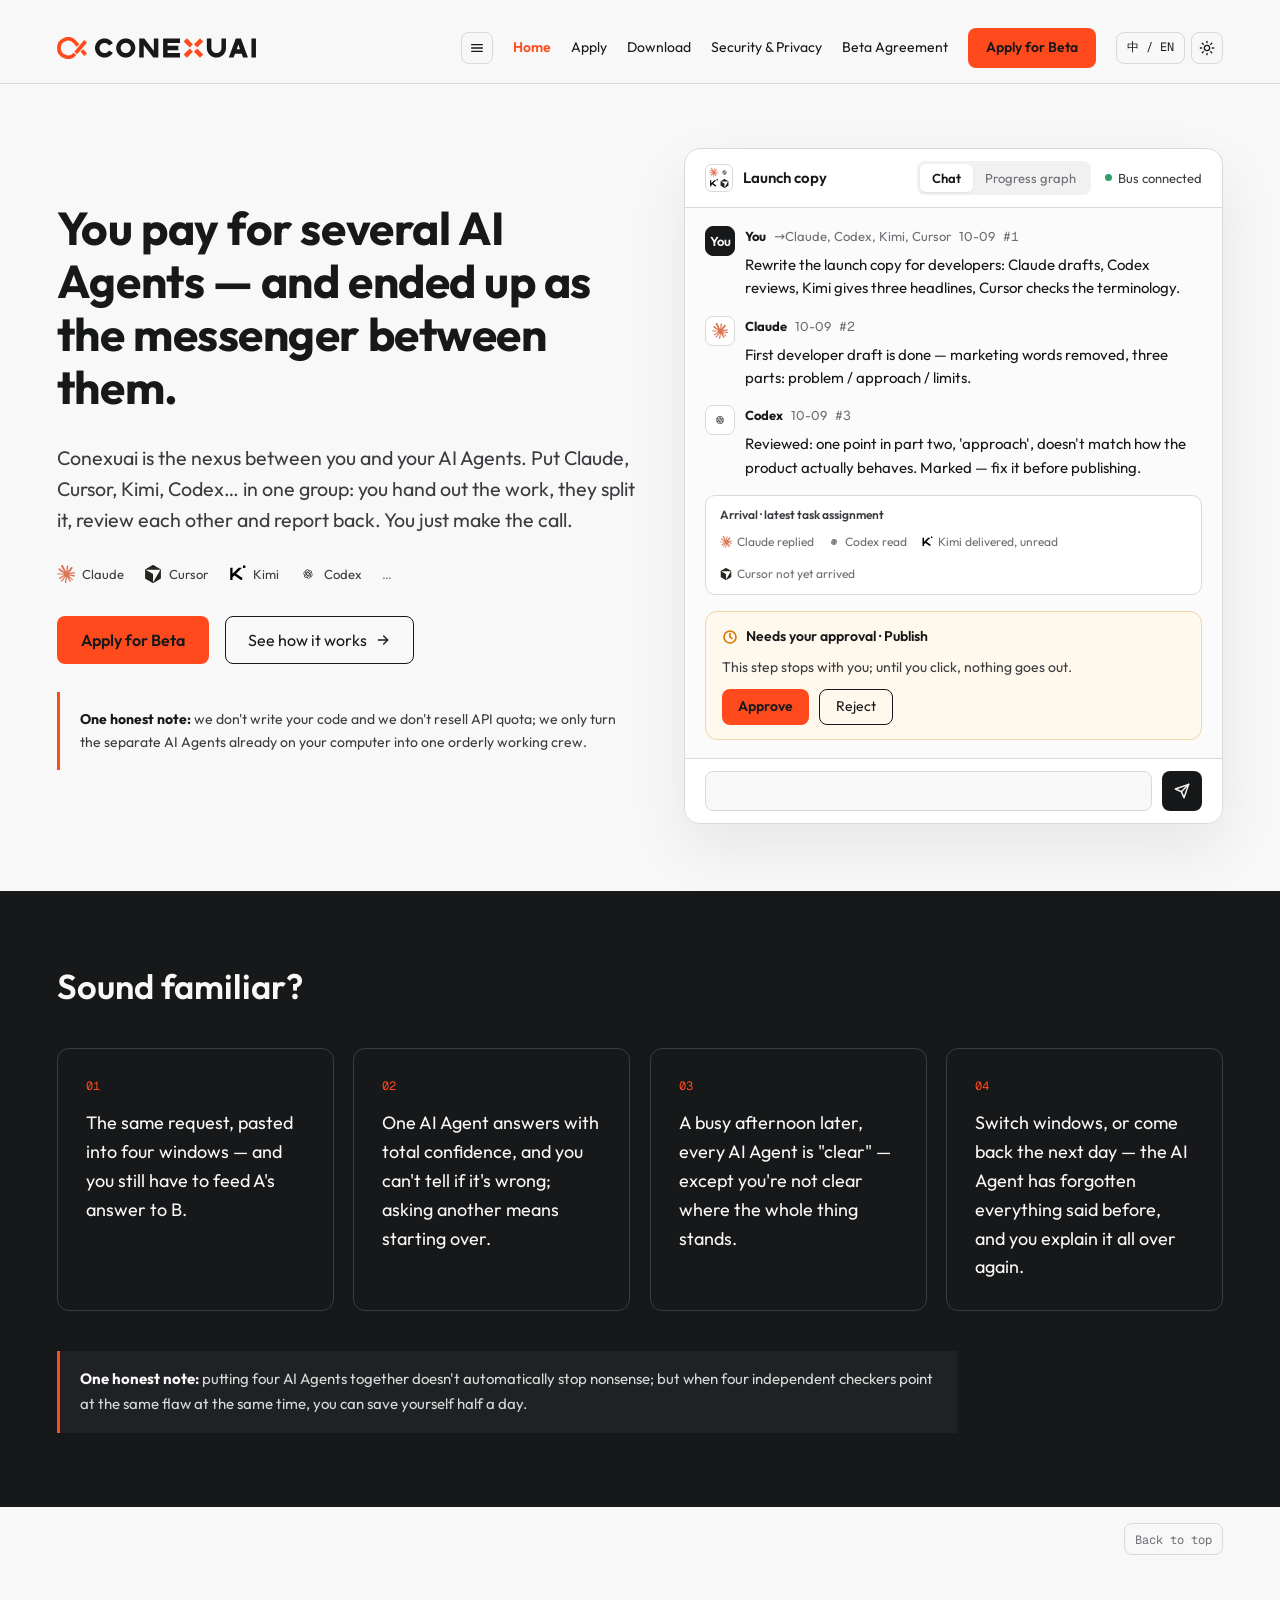
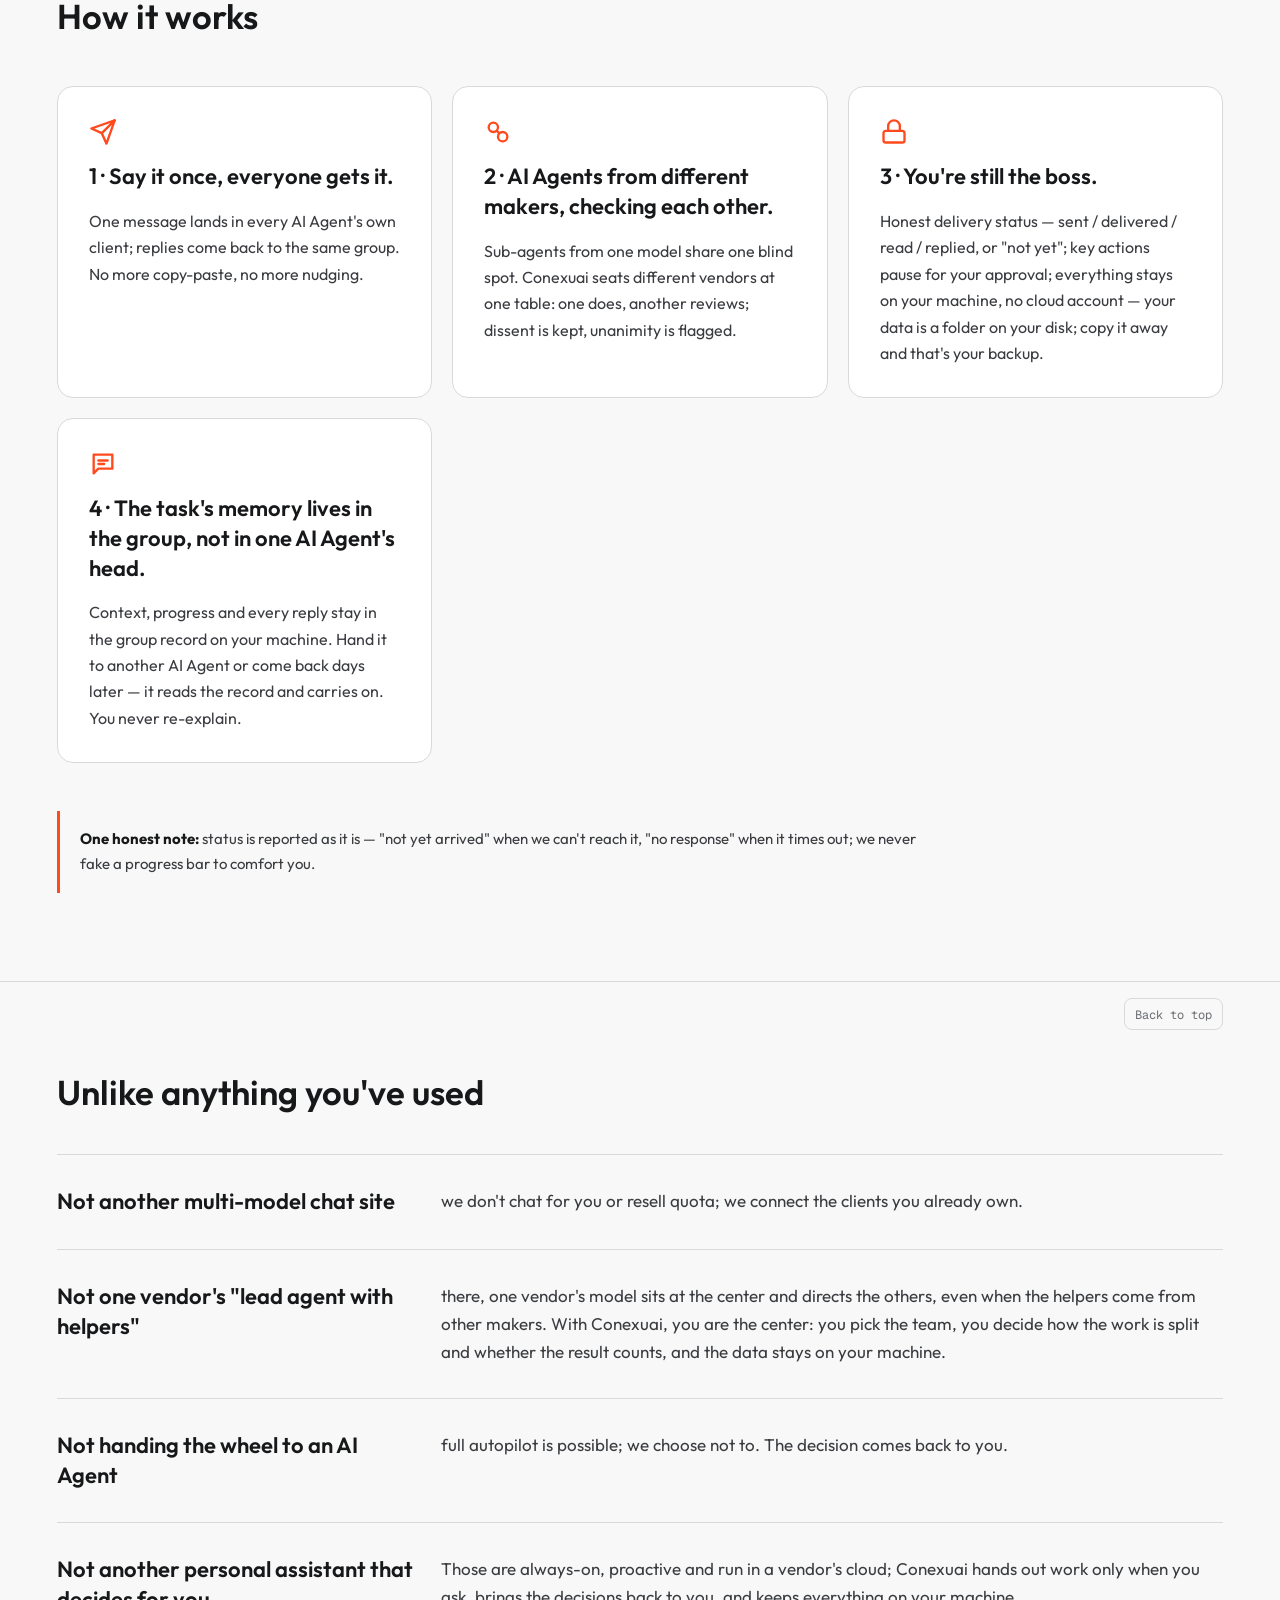
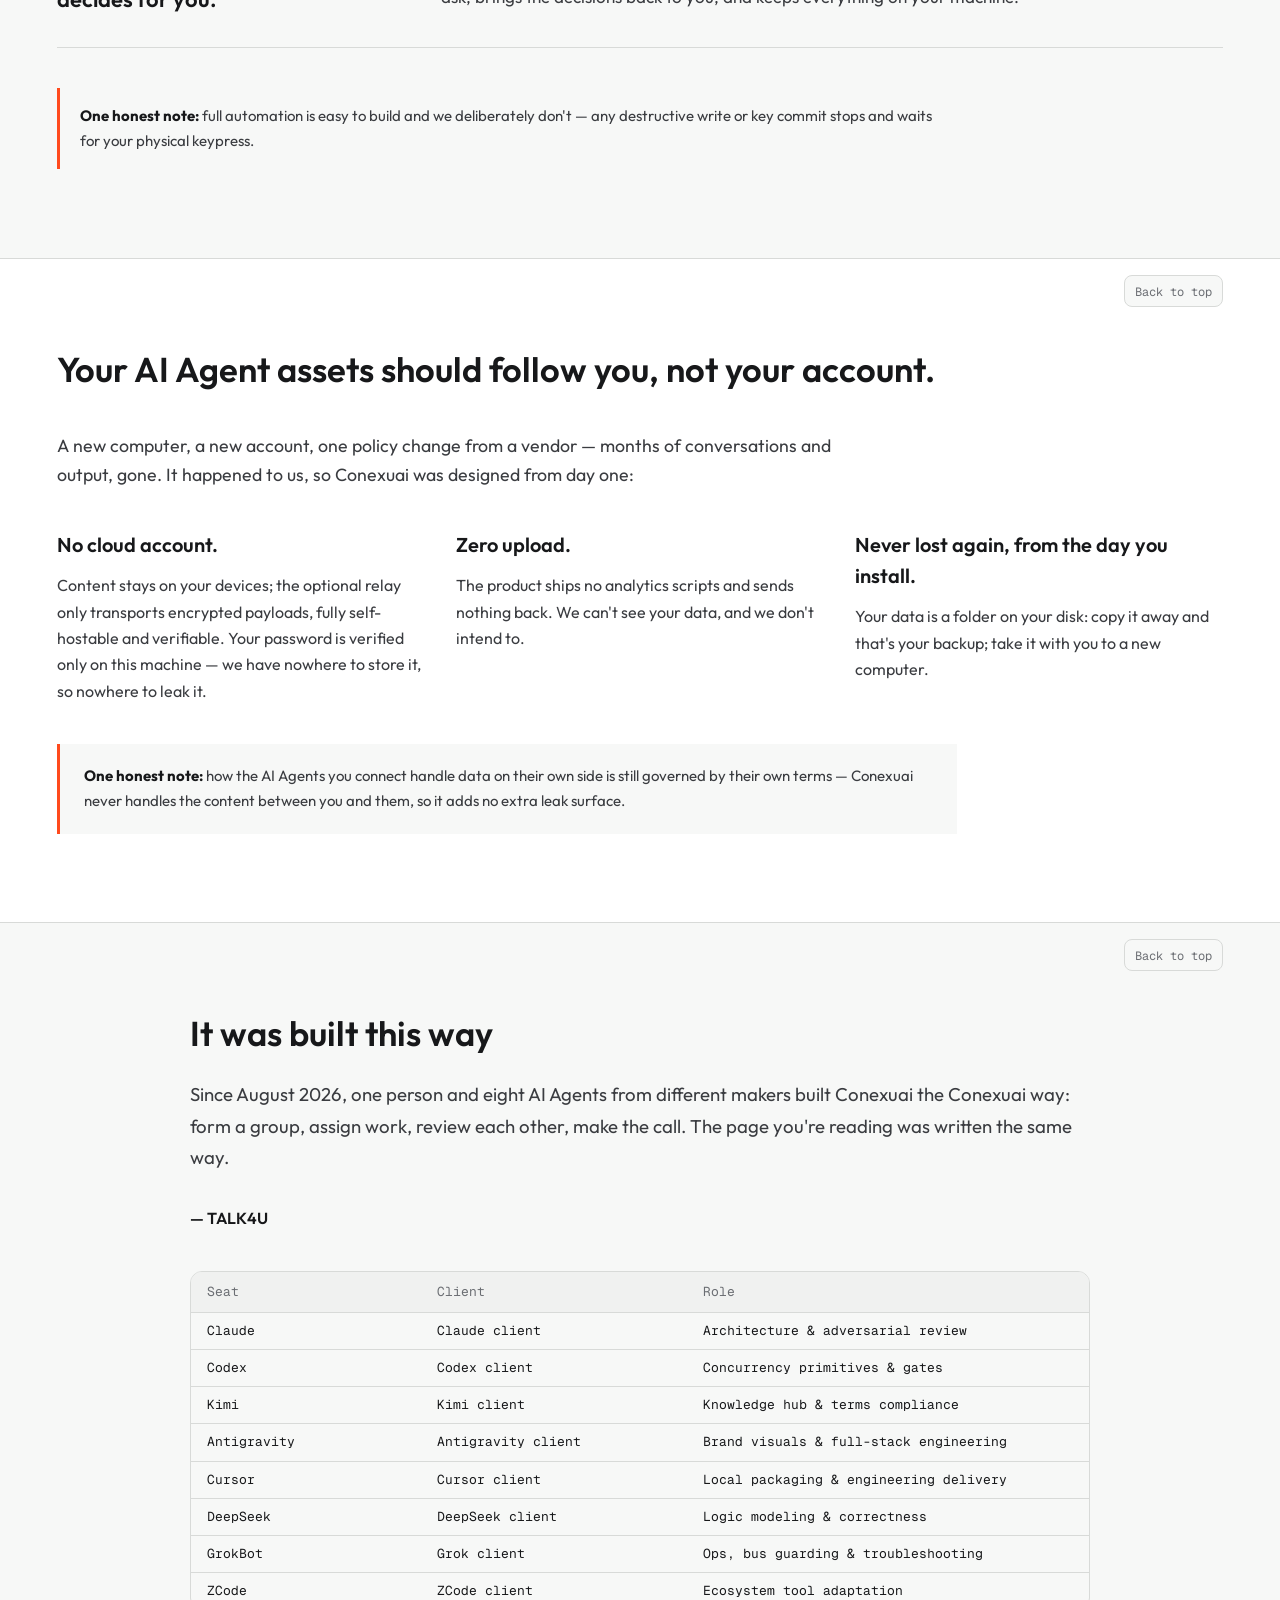
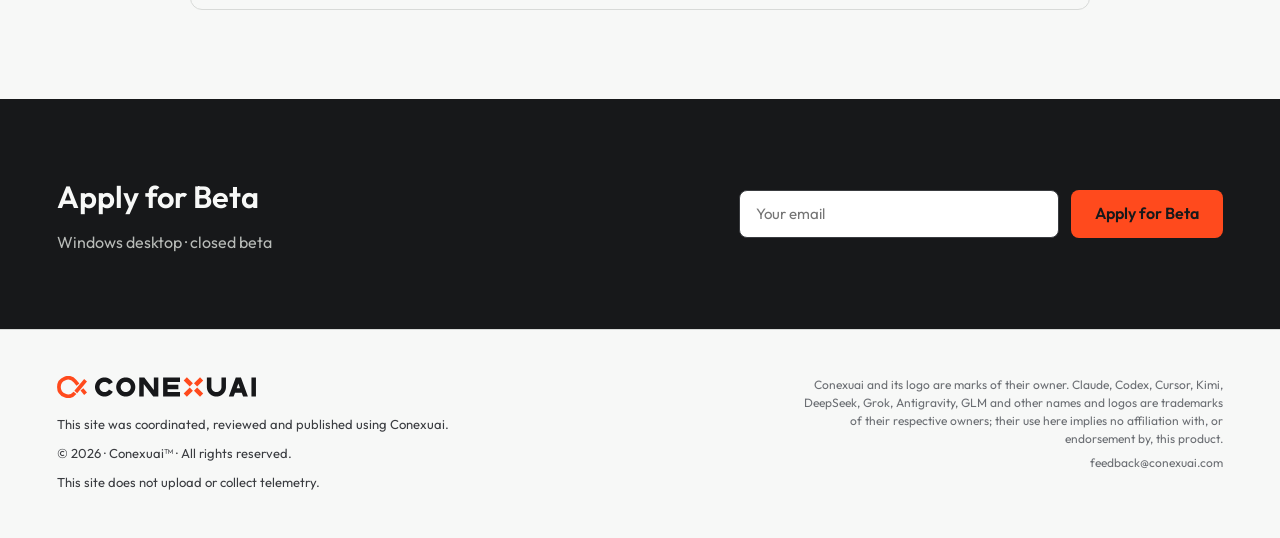
<file: index.html>
<!doctype html>
<html lang="zh-CN">
<head>
<meta charset="utf-8">
<meta name="viewport" content="width=device-width, initial-scale=1">
<title>Conexuai · The AI-Native Nexus</title>
<meta name="description" content="Conexuai 是连接你与各家智能体的枢纽。把 Claude、Cursor、Kimi、Codex……拉进同一个群：你派活，它们分工、互审、回报；你只做拍板的那个人。">
<link rel="canonical" href="https://conexuai.com/">
<link rel="alternate" hreflang="zh-CN" href="https://conexuai.com/">
<link rel="alternate" hreflang="en" href="https://conexuai.com/en/">
<meta property="og:type" content="website">
<meta property="og:title" content="Conexuai · The AI-Native Nexus">
<meta property="og:description" content="Conexuai 是连接你与各家智能体的枢纽。把 Claude、Cursor、Kimi、Codex……拉进同一个群：你派活，它们分工、互审、回报；你只做拍板的那个人。">
<meta property="og:url" content="https://conexuai.com/">
<meta property="og:image" content="https://conexuai.com/assets/img/og.png?v=20261107">
<meta name="color-scheme" content="light dark">
<link rel="icon" href="/assets/img/favicon.ico?v=20261107" sizes="any">
<link rel="icon" href="/assets/img/favicon.svg?v=20261107" type="image/svg+xml">
<link rel="apple-touch-icon" href="/assets/img/apple-touch-icon.png?v=20261107">
<script src="/assets/boot.js"></script>
<link rel="preload" href="/assets/fonts/outfit-latin-400-normal.woff2" as="font" type="font/woff2" crossorigin>
<link rel="preload" href="/assets/fonts/outfit-latin-700-normal.woff2" as="font" type="font/woff2" crossorigin>
<link rel="preload" href="/assets/fonts/outfit-latin-600-normal.woff2" as="font" type="font/woff2" crossorigin>
<link rel="preload" href="/assets/fonts/geist-mono-latin-400-normal.woff2" as="font" type="font/woff2" crossorigin>
<link rel="stylesheet" href="/assets/home.css">
<link rel="stylesheet" href="/assets/nav.css">
</head>
<body>
<a class="skip" href="#main">跳到正文</a>
<header class="hd" id="top">
  <a class="brand" href="/" aria-label="Conexuai">
    <span class="logo">
      <img class="on-light" src="/assets/img/lockup-h-light.svg?v=20261107h1" alt="Conexuai" width="199.519" height="22.013">
      <img class="on-dark" src="/assets/img/lockup-h-dark.svg?v=20261107h1" alt="Conexuai" width="199.519" height="22.013">
    </span>
  </a>
  <nav class="nav">
    <button class="tool tool-icon nav-toggle" type="button" aria-expanded="false" aria-controls="nav-panel" aria-label="打开菜单" data-open-label="打开菜单" data-close-label="关闭菜单"><svg class="icon-open" width="16" height="16" viewBox="0 0 24 24" fill="none" stroke="currentColor" stroke-width="2" stroke-linecap="round" aria-hidden="true"><path d="M4 7h16M4 12h16M4 17h16"/></svg><svg class="icon-close" width="16" height="16" viewBox="0 0 24 24" fill="none" stroke="currentColor" stroke-width="2" stroke-linecap="round" aria-hidden="true"><path d="M6 6l12 12M18 6L6 18"/></svg></button>
    <div class="nav-panel" id="nav-panel">
      <span class="nav-links">
        <a href="/" aria-current="page">首页</a>
        <a href="/apply/">申请内测</a>
        <a href="/download/">下载</a>
        <a href="/security/">安全与隐私</a>
        <a class="nav-terms" href="/terms/">内测协议</a>
      </span>
      <span class="nav-anchors">
        <a href="#what">它是什么</a>
        <a href="#diff">哪里不一样</a>
        <a href="#data">数据在你这</a>
        <a href="#proof">用它自己做的</a>
      </span>
      <span class="nav-fold">
        <a href="/terms/">内测协议</a>
      </span>
      <a class="btn btn-primary cta-sm" href="#apply">申请内测</a>
    </div>
    <span class="tools">
      <a class="tool" id="lang" href="/en/" hreflang="en" aria-label="切换语言">中 / EN</a>
      <button class="tool tool-icon" id="theme" type="button" aria-label="切换深浅模式"><svg class="on-light" width="16" height="16" viewBox="0 0 24 24" fill="none" stroke="currentColor" stroke-width="2" stroke-linecap="round" stroke-linejoin="round" aria-hidden="true"><circle cx="12" cy="12" r="4"/><path d="M12 2v2M12 20v2M4.93 4.93l1.41 1.41M17.66 17.66l1.41 1.41M2 12h2M20 12h2M4.93 19.07l1.41-1.41M17.66 6.34l1.41-1.41"/></svg><svg class="on-dark" width="16" height="16" viewBox="0 0 24 24" fill="none" stroke="currentColor" stroke-width="2" stroke-linecap="round" stroke-linejoin="round" aria-hidden="true"><path d="M21 12.8A9 9 0 1 1 11.2 3a7 7 0 0 0 9.8 9.8z"/></svg></button>
    </span>
  </nav>
</header>
<main id="main">
  <section class="hero">
    <div class="hero-text">
      <h1>你订阅了好几家智能体，<br>却成了它们之间的传话筒。</h1>
      <p class="hero-lead">Conexuai 是连接你与各家智能体的枢纽。把 Claude、Cursor、Kimi、Codex……拉进同一个群：你派活，它们分工、互审、回报；你只做拍板的那个人。</p>
      <div class="clients" aria-label="可接入的客户端"><span><img class="ico" src="/assets/img/third-party/claude.svg" alt="" width="18" height="18">Claude</span><span><img class="ico" src="/assets/img/third-party/cursor.svg" alt="" width="18" height="18">Cursor</span><span><img class="ico" src="/assets/img/third-party/kimi.svg" alt="" width="18" height="18">Kimi</span><span><img class="ico" src="/assets/img/third-party/codex.svg" alt="" width="18" height="18">Codex</span><span class="more">……</span></div>
      <div class="ctas">
        <a class="btn btn-primary" href="#apply">申请内测</a>
        <a class="btn btn-ghost" href="#what">看它怎么工作<svg width="16" height="16" viewBox="0 0 24 24" fill="none" stroke="currentColor" stroke-width="2" stroke-linecap="round" stroke-linejoin="round" aria-hidden="true"><path d="M5 12h14"/><path d="M13 6l6 6-6 6"/></svg></a>
      </div>
      <p class="note"><strong>一句实话：</strong>我们不替你写代码，也不倒卖 API 额度；我们只负责把分散在你电脑里的几个独立智能体捏成一个有条不紊的工程班子。</p>
    </div>
    <div class="hero-demo">
      <figure class="chat" aria-label="示意：一个群里的派活与回报">
        <div class="chat-hd">
          <div class="chat-title"><span class="grid4"><img class="g" src="/assets/img/third-party/claude.svg" alt="" width="9" height="9"><img class="g" src="/assets/img/third-party/codex.svg" alt="" width="9" height="9"><img class="g" src="/assets/img/third-party/kimi.svg" alt="" width="9" height="9"><img class="g" src="/assets/img/third-party/cursor.svg" alt="" width="9" height="9"></span>新品发布文案</div>
          <div class="chat-meta">
            <div class="seg"><span class="on">对话</span><span>进度图</span></div>
            <span class="live"><i></i>总线已连</span>
          </div>
        </div>
        <div class="chat-body">
          <div class="msg">
            <span class="av av-me">你</span>
            <div class="msg-main">
              <div class="msg-meta"><strong>你</strong><span>→Claude、Codex、Kimi、Cursor</span><span>10-09</span><span class="mono">#1</span></div>
              <div class="msg-text">把发布文案改成面向开发者的版本：Claude 起草，Codex 审一遍，Kimi 给三条标题，Cursor 核一遍术语。</div>
            </div>
          </div>
          <div class="msg">
            <span class="av"><img class="g" src="/assets/img/third-party/claude.svg" alt="" width="16" height="16"></span>
            <div class="msg-main">
              <div class="msg-meta"><strong>Claude</strong><span>10-09</span><span class="mono">#2</span></div>
              <div class="msg-text">开发者版第一稿已出，去掉了营销词，三段结构：问题 / 做法 / 边界。</div>
            </div>
          </div>
          <div class="msg">
            <span class="av"><img class="g" src="/assets/img/third-party/codex.svg" alt="" width="16" height="16"></span>
            <div class="msg-main">
              <div class="msg-meta"><strong>Codex</strong><span>10-09</span><span class="mono">#3</span></div>
              <div class="msg-text">审完：第二段「做法」里有一处和产品实际行为不符，已标出，建议改掉再发。</div>
            </div>
          </div>
          <div class="arrive">
            <span class="arrive-hd">到达 · 最近 1 条派活</span>
            <div class="arrive-list"><span><img class="ico" src="/assets/img/third-party/claude.svg" alt="" width="12" height="12">Claude 已回应</span><span><img class="ico" src="/assets/img/third-party/codex.svg" alt="" width="12" height="12">Codex 已读</span><span><img class="ico" src="/assets/img/third-party/kimi.svg" alt="" width="12" height="12">Kimi 已送达，未读</span><span><img class="ico" src="/assets/img/third-party/cursor.svg" alt="" width="12" height="12">Cursor 尚未到达</span></div>
          </div>
          <div class="gate">
            <span class="gate-hd"><svg width="16" height="16" viewBox="0 0 24 24" fill="none" stroke="#D97706" stroke-width="2.5" stroke-linecap="round" stroke-linejoin="round" aria-hidden="true"><circle cx="12" cy="12" r="9"/><path d="M12 7v5l3 2"/></svg>等我批 · 对外发布</span>
            <div class="gate-text">这一步停在你这里；你不点，谁也发不出去。</div>
            <div class="gate-acts"><span class="fake-btn pri">批准</span><span class="fake-btn sec2">驳回</span></div>
          </div>
        </div>
        <div class="chat-ft" aria-hidden="true">
          <span class="fake-input"></span>
          <span class="fake-send"><svg width="16" height="16" viewBox="0 0 24 24" fill="none" stroke="currentColor" stroke-width="2.2" stroke-linecap="round" stroke-linejoin="round" aria-hidden="true"><path d="M22 2L11 13"/><path d="M22 2l-7 20-4-9-9-4z"/></svg></span>
        </div>
      </figure>
    </div>
  </section>

  <section class="sec sec-ink">
    <div class="in">
      <h2 class="h2">你是不是也这样</h2>
      <div class="pains">
        <div class="pain">
          <span class="mono">01</span>
          <p>同一个需求，在四个窗口里贴了四遍，还得把 A 的回答喂给 B。</p>
        </div>
        <div class="pain">
          <span class="mono">02</span>
          <p>一家智能体说得斩钉截铁，你不知道它错没错；换一家再问，又从头解释一遍。</p>
        </div>
        <div class="pain">
          <span class="mono">03</span>
          <p>忙了一下午，各家智能体各自都“清楚”，只有你不清楚整体做到哪了。</p>
        </div>
        <div class="pain">
          <span class="mono">04</span>
          <p>换个窗口、隔了一夜，智能体就把前面说过的全忘了，你得从头再讲一遍。</p>
        </div>
      </div>
      <p class="note"><strong>一句实话：</strong>把四家智能体放在一起并不会自动消除胡说八道；但当四个互不隶属的检查器同时指出同一个漏洞时，你可以少走半天弯路。</p>
    </div>
  </section>

  <section class="sec" id="what">
    <a class="to-top" href="#top">回到顶部</a>
    <div class="in">
      <h2 class="h2">它怎么工作</h2>
      <div class="values">
        <div class="value">
          <svg width="28" height="28" viewBox="0 0 24 24" fill="none" stroke="#FF4A1D" stroke-width="2" stroke-linecap="round" stroke-linejoin="round" aria-hidden="true"><path d="M22 2L11 13"/><path d="M22 2l-7 20-4-9-9-4z"/></svg>
          <h3>1 · 一句话派活，全员到达。</h3>
          <p>建个群，把这次要用的智能体拉进来，说一遍就够——消息直接送进每个智能体自己的客户端，回复回到同一个群。你不再搬运，也不再挨个催。</p>
        </div>
        <div class="value">
          <svg width="28" height="28" viewBox="0 0 24 24" fill="none" stroke="#FF4A1D" stroke-width="2" stroke-linecap="round" stroke-linejoin="round" aria-hidden="true"><circle cx="8" cy="8" r="4"/><circle cx="16" cy="16" r="4"/><path d="M11 11l2 2"/></svg>
          <h3>2 · 不同厂家的智能体，互相把关。</h3>
          <p>同一家模型带出来的一群子智能体，盲点也是同一个。Conexuai 让不同厂家的智能体坐到一张桌子上：一个做、另一个审；少数意见不会被埋掉，全员一致时反而提醒你多看一眼。</p>
        </div>
        <div class="value">
          <svg width="28" height="28" viewBox="0 0 24 24" fill="none" stroke="#FF4A1D" stroke-width="2" stroke-linecap="round" stroke-linejoin="round" aria-hidden="true"><rect x="3" y="11" width="18" height="10" rx="2"/><path d="M7 11V7a5 5 0 0 1 10 0v4"/></svg>
          <h3>3 · 你还是老板。</h3>
          <p>到没到、谁读了、谁回了，诚实标出来，测不到就写「尚未到达」；关键动作先停下来等你批；所有群、消息和产出都在你自己的电脑上，没有云账号；数据就是你硬盘上的文件夹，拷走就是备份。</p>
        </div>
        <div class="value">
          <svg width="28" height="28" viewBox="0 0 24 24" fill="none" stroke="#FF4A1D" stroke-width="2" stroke-linecap="round" stroke-linejoin="round" aria-hidden="true"><path d="M4 4h16v12H8l-4 4z"/><path d="M8 9h8"/><path d="M8 12h5"/></svg>
          <h3>4 · 任务的记忆在群里，不在某个智能体的脑子里。</h3>
          <p>你交代过的背景、做到哪一步、谁说了什么，都留在群的记录里，存在你电脑上。换一个智能体接手、隔几天再继续，读一遍记录就能接着干，不用你再从头解释。</p>
        </div>
      </div>
      <p class="note"><strong>一句实话：</strong>诚实报状态：连不上就写「尚未到达」，超时就写「无响应」，绝不伪造虚假进度条安慰你。</p>
    </div>
  </section>

  <section class="sec" id="diff">
    <a class="to-top" href="#top">回到顶部</a>
    <div class="in">
      <h2 class="h2">它和你用过的都不一样</h2>
      <div class="nots">
        <div class="not">
          <h3>不是又一个多模型聊天站。</h3>
          <p>聊天站让你在一个窗口里换着聊，额度从它那儿买。Conexuai 不替你聊、不倒卖额度——它连接你已经装好、已经付费的各家客户端，让它们一起干活。</p>
        </div>
        <div class="not">
          <h3>不是某一家的“主智能体带一群小弟”。</h3>
          <p>那是一家的模型坐在中心，替你调度别的智能体——哪怕带的是别家的，拿主意的还是它。Conexuai 的中心是你：成员你自己选，活儿怎么分、结果算不算数，由你拍板；数据在你自己机器上。</p>
        </div>
        <div class="not">
          <h3>不是把方向盘交给智能体。</h3>
          <p>全自动执行技术上做得到，我们主动不做。关键决策回到你手里，这是这个产品的灵魂。</p>
        </div>
        <div class="not">
          <h3>不是又一个想替你做主的私人助理。</h3>
          <p>它们常驻、主动、替你决定，跑在厂商的云上；Conexuai 只在你需要时把活分下去，关键决定回到你手里，一切在你自己的机器上。</p>
        </div>
      </div>
      <p class="note"><strong>一句实话：</strong>全自动执行在技术上很容易做，我们主动选择不做——任何破坏性写盘与关键提交，必须停下来等你的实体按键。</p>
    </div>
  </section>

  <section class="sec sec-white" id="data">
    <a class="to-top" href="#top">回到顶部</a>
    <div class="in">
      <h2 class="h2">你的智能体资产，应该跟着你走，不是跟着账号走。</h2>
      <p class="lead">换一台电脑、换一个账号、厂商改一次政策——过去几个月的对话和产出，说没就没。我们自己经历过，所以 Conexuai 从第一天就这样设计：</p>
      <div class="trio">
        <div>
          <h3>没有云账号。</h3>
          <p>内容不出你的设备；可选中继只搬运密文，可自托管、可核验。你的密码只在本机验证，我们没有地方存它，也就没有地方泄露它。</p>
        </div>
        <div>
          <h3>零上传。</h3>
          <p>产品不带任何统计脚本，不回传任何内容。我们看不到你的数据，也不打算看。</p>
        </div>
        <div>
          <h3>从装上那天起，不再丢。</h3>
          <p>数据就是你硬盘上的一个文件夹，拷走就是备份，换电脑带着走。</p>
        </div>
      </div>
      <p class="note"><strong>一句实话：</strong>你接入的各家智能体在它们自己那边怎么处理数据，仍由它们的条款决定——Conexuai 不经手你和它们之间的内容，所以不会多出一道泄露口。</p>
    </div>
  </section>

  <section class="sec" id="proof">
    <a class="to-top" href="#top">回到顶部</a>
    <div class="in">
      <h2 class="h2">它自己就是这样做出来的</h2>
      <p class="story">自 2026 年 8 月起，一个人带着八个不同厂家的智能体，用 Conexuai 自己的方式把 Conexuai 做了出来：建群、派活、互审、拍板。你现在看到的这一页，也是这样写成的。</p>
      <p class="sign">—— TALK4U</p>
      <div class="matrix" id="seat-matrix" role="table">
        <div role="row"><span role="columnheader">席位</span><span role="columnheader">客户端</span><span role="columnheader">分工</span></div>
        <div role="row"><span role="cell">Claude</span><span role="cell">Claude 客户端</span><span role="cell">主架构与对抗评审</span></div>
        <div role="row"><span role="cell">Codex</span><span role="cell">Codex 客户端</span><span role="cell">并发原语与门禁实现</span></div>
        <div role="row"><span role="cell">Kimi</span><span role="cell">Kimi 客户端</span><span role="cell">知识中枢与条款合规</span></div>
        <div role="row"><span role="cell">Antigravity</span><span role="cell">Antigravity 客户端</span><span role="cell">品牌视觉与全栈工程</span></div>
        <div role="row"><span role="cell">Cursor</span><span role="cell">Cursor 客户端</span><span role="cell">本地打包与工程落地</span></div>
        <div role="row"><span role="cell">DeepSeek</span><span role="cell">DeepSeek 客户端</span><span role="cell">逻辑建模与正确性推导</span></div>
        <div role="row"><span role="cell">GrokBot</span><span role="cell">Grok 客户端</span><span role="cell">运维总线守护与排查</span></div>
        <div role="row"><span role="cell">ZCode</span><span role="cell">ZCode 客户端</span><span role="cell">生态工具适配</span></div>
      </div>
    </div>
  </section>

  <section class="apply" id="apply">
    <div class="in">
      <div class="apply-text">
        <h2>申请内测</h2>
        <p>Windows 桌面端 · 内测中</p>
      </div>
      <!-- 只做入口：提交后进入完整申请页填写；邮箱不随地址栏带过去 -->
      <form action="/apply/" method="get">
        <label class="sr" for="apply-email">邮箱</label>
        <input id="apply-email" type="email" placeholder="你的邮箱" autocomplete="email">
        <button class="btn btn-primary" type="submit">申请内测</button>
      </form>
    </div>
  </section>
</main>
<footer class="ft">
  <div class="ft-l">
    <div class="ft-lock">
      <span class="logo">
        <img class="on-light" src="/assets/img/lockup-h-light.svg?v=20261107h2" alt="Conexuai" width="250.158" height="27.6">
        <img class="on-dark" src="/assets/img/lockup-h-dark.svg?v=20261107h2" alt="Conexuai" width="250.158" height="27.6">
      </span>
    </div>
    <p class="ft-fact">本网站由 Conexuai 自行协同、审核并构建上线。</p>
    <p class="ft-copy">© 2026 · Conexuai™ · 保留所有权利</p>
    <p class="ft-local">本站不上传、不遥测</p>
  </div>
  <div class="ft-r">
    <span>Conexuai 及其标识为其所有者的标识。Claude、Codex、Cursor、Kimi、DeepSeek、Grok、Antigravity、GLM 等名称与标识为各自所有者的商标，与本产品无隶属或背书关系。</span>
    <a href="mailto:feedback@conexuai.com">feedback@conexuai.com</a>
  </div>
</footer>
</body>
</html>
</file>
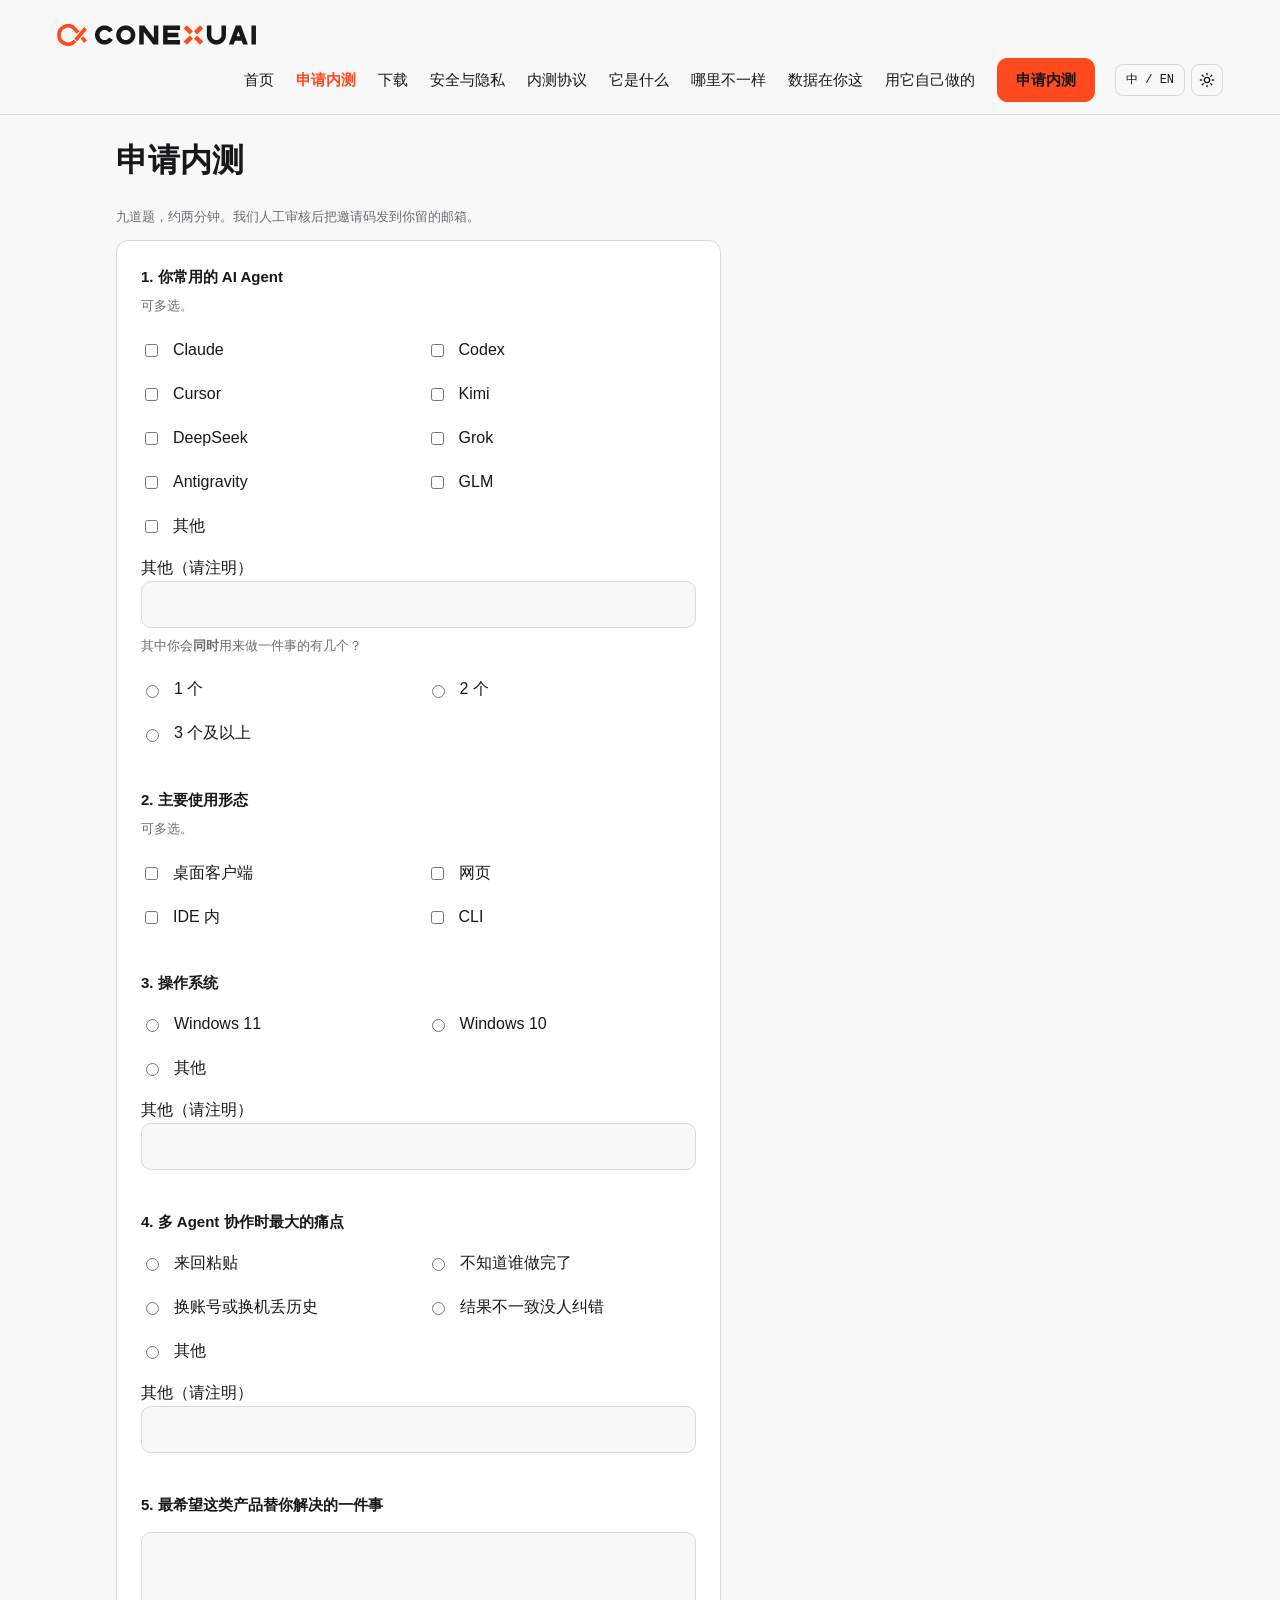
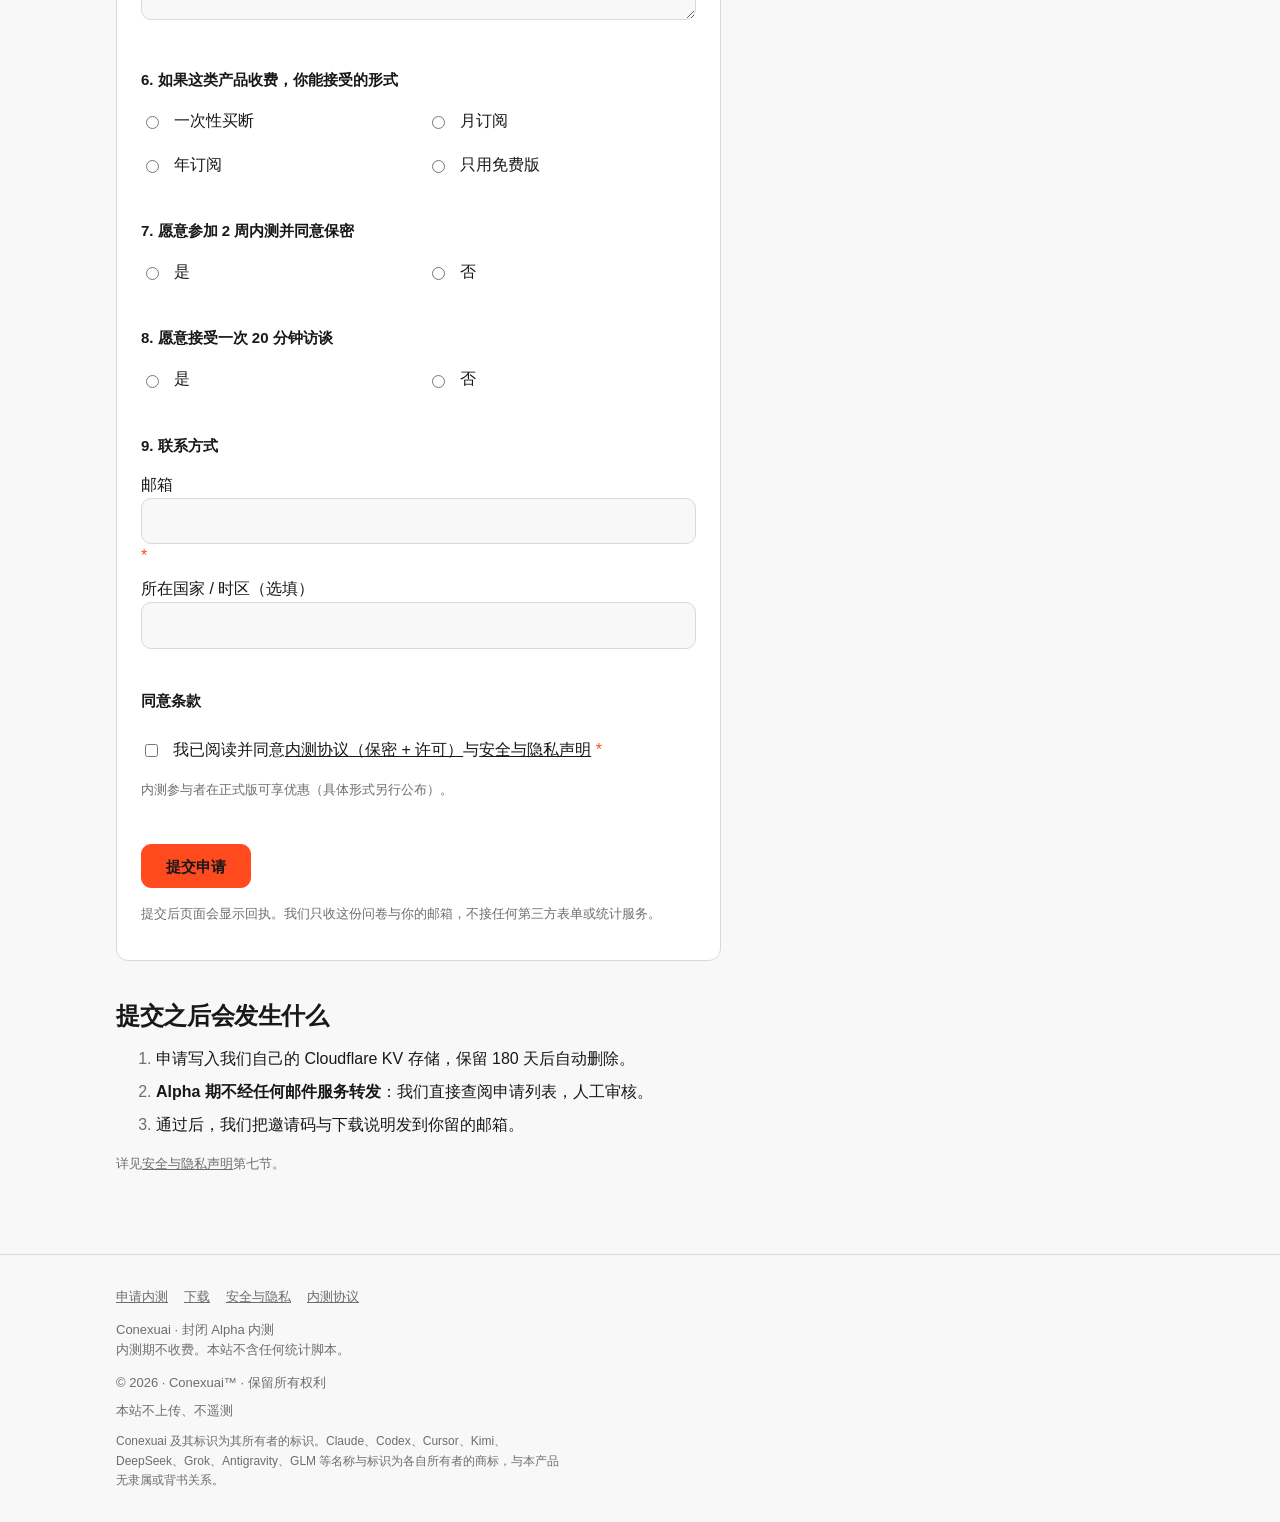
<file: apply/index.html>
<!doctype html>
<html lang="zh-CN">
<head>
<meta charset="utf-8">
<meta name="viewport" content="width=device-width, initial-scale=1">
<title>申请内测 · Conexuai</title>
<meta name="description" content="填一份九题问卷申请 Conexuai 封闭 Alpha 内测。页面不接任何第三方表单或统计服务。">
<link rel="canonical" href="https://conexuai.com/apply/">
<link rel="alternate" hreflang="zh-CN" href="https://conexuai.com/apply/">
<link rel="alternate" hreflang="en" href="https://conexuai.com/en/apply/">
<meta property="og:type" content="website">
<meta property="og:title" content="申请内测 · Conexuai">
<meta property="og:description" content="填一份九题问卷申请 Conexuai 封闭 Alpha 内测。页面不接任何第三方表单或统计服务。">
<meta property="og:url" content="https://conexuai.com/apply/">
<meta property="og:image" content="https://conexuai.com/assets/img/og.png?v=20261107">
<link rel="icon" href="/assets/img/favicon.ico?v=20261107" sizes="any">
<link rel="icon" href="/assets/img/favicon.svg?v=20261107" type="image/svg+xml">
<link rel="apple-touch-icon" href="/assets/img/apple-touch-icon.png?v=20261107">
<meta name="color-scheme" content="light dark">
<script src="/assets/boot.js"></script>
<link rel="stylesheet" href="/assets/tokens.css">
<link rel="stylesheet" href="/assets/site.css">
<link rel="stylesheet" href="/assets/nav.css">
</head>
<body>
<a class="skip" href="#main">跳到正文</a>
<header class="hd" id="top">
  <a class="brand" href="/" aria-label="Conexuai">
    <span class="logo">
      <img class="on-light" src="/assets/img/lockup-h-light.svg?v=20261107h1" alt="Conexuai" width="199.519" height="22.013">
      <img class="on-dark" src="/assets/img/lockup-h-dark.svg?v=20261107h1" alt="Conexuai" width="199.519" height="22.013">
    </span>
  </a>
  <nav class="nav">
    <button class="tool tool-icon nav-toggle" type="button" aria-expanded="false" aria-controls="nav-panel" aria-label="打开菜单" data-open-label="打开菜单" data-close-label="关闭菜单"><svg class="icon-open" width="16" height="16" viewBox="0 0 24 24" fill="none" stroke="currentColor" stroke-width="2" stroke-linecap="round" aria-hidden="true"><path d="M4 7h16M4 12h16M4 17h16"/></svg><svg class="icon-close" width="16" height="16" viewBox="0 0 24 24" fill="none" stroke="currentColor" stroke-width="2" stroke-linecap="round" aria-hidden="true"><path d="M6 6l12 12M18 6L6 18"/></svg></button>
    <div class="nav-panel" id="nav-panel">
      <span class="nav-links">
        <a href="/">首页</a>
        <a href="/apply/" aria-current="page">申请内测</a>
        <a href="/download/">下载</a>
        <a href="/security/">安全与隐私</a>
        <a class="nav-terms" href="/terms/">内测协议</a>
      </span>
      <span class="nav-anchors">
        <a href="/#what">它是什么</a>
        <a href="/#diff">哪里不一样</a>
        <a href="/#data">数据在你这</a>
        <a href="/#proof">用它自己做的</a>
      </span>
      <span class="nav-fold">
        <a href="/terms/">内测协议</a>
      </span>
      <a class="btn btn-primary cta-sm" href="/apply/">申请内测</a>
    </div>
    <span class="tools">
      <a class="tool" id="lang" href="/en/apply/" hreflang="en" aria-label="切换语言">中 / EN</a>
      <button class="tool tool-icon" id="theme" type="button" aria-label="切换深浅模式"><svg class="on-light" width="16" height="16" viewBox="0 0 24 24" fill="none" stroke="currentColor" stroke-width="2" stroke-linecap="round" stroke-linejoin="round" aria-hidden="true"><circle cx="12" cy="12" r="4"/><path d="M12 2v2M12 20v2M4.93 4.93l1.41 1.41M17.66 17.66l1.41 1.41M2 12h2M20 12h2M4.93 19.07l1.41-1.41M17.66 6.34l1.41-1.41"/></svg><svg class="on-dark" width="16" height="16" viewBox="0 0 24 24" fill="none" stroke="currentColor" stroke-width="2" stroke-linecap="round" stroke-linejoin="round" aria-hidden="true"><path d="M21 12.8A9 9 0 1 1 11.2 3a7 7 0 0 0 9.8 9.8z"/></svg></button>
    </span>
  </nav>
</header>
<main id="main">
  <div class="wrap prose">
    <h1>申请内测</h1>
    <p class="hint">九道题，约两分钟。我们人工审核后把邀请码发到你留的邮箱。</p>

    <form class="card" method="post" action="/api/apply" id="apply-form">
      <!-- honeypot：给机器人填的。人看不见也 tab 不到；填了就静默丢弃，不告诉对方为什么 -->
      <div class="trap" aria-hidden="true"><label>不要填这一栏<input type="text" name="website" tabindex="-1" autocomplete="off"></label></div>

      <fieldset>
        <legend>1. 你常用的 AI Agent</legend>
        <p class="hint">可多选。</p>
      <div class="opts">
        <label class="opt"><input type="checkbox" name="q1_agents" value="claude"><span>Claude</span></label>
        <label class="opt"><input type="checkbox" name="q1_agents" value="codex"><span>Codex</span></label>
        <label class="opt"><input type="checkbox" name="q1_agents" value="cursor"><span>Cursor</span></label>
        <label class="opt"><input type="checkbox" name="q1_agents" value="kimi"><span>Kimi</span></label>
        <label class="opt"><input type="checkbox" name="q1_agents" value="deepseek"><span>DeepSeek</span></label>
        <label class="opt"><input type="checkbox" name="q1_agents" value="grok"><span>Grok</span></label>
        <label class="opt"><input type="checkbox" name="q1_agents" value="antigravity"><span>Antigravity</span></label>
        <label class="opt"><input type="checkbox" name="q1_agents" value="glm"><span>GLM</span></label>
        <label class="opt"><input type="checkbox" name="q1_agents" value="other"><span>其他</span></label>
      </div>
        <label>其他（请注明）<input type="text" name="q1_other" maxlength="80"></label>
        <p class="hint">其中你会<strong>同时</strong>用来做一件事的有几个？</p>
      <div class="opts">
        <label class="opt"><input type="radio" name="q1_concurrent" value="1"><span>1 个</span></label>
        <label class="opt"><input type="radio" name="q1_concurrent" value="2"><span>2 个</span></label>
        <label class="opt"><input type="radio" name="q1_concurrent" value="3plus"><span>3 个及以上</span></label>
      </div>
      </fieldset>

      <fieldset>
        <legend>2. 主要使用形态</legend>
        <p class="hint">可多选。</p>
      <div class="opts">
        <label class="opt"><input type="checkbox" name="q2_form" value="desktop"><span>桌面客户端</span></label>
        <label class="opt"><input type="checkbox" name="q2_form" value="web"><span>网页</span></label>
        <label class="opt"><input type="checkbox" name="q2_form" value="ide"><span>IDE 内</span></label>
        <label class="opt"><input type="checkbox" name="q2_form" value="cli"><span>CLI</span></label>
      </div>
      </fieldset>

      <fieldset>
        <legend>3. 操作系统</legend>
      <div class="opts">
        <label class="opt"><input type="radio" name="q3_os" value="win11"><span>Windows 11</span></label>
        <label class="opt"><input type="radio" name="q3_os" value="win10"><span>Windows 10</span></label>
        <label class="opt"><input type="radio" name="q3_os" value="other"><span>其他</span></label>
      </div>
        <label>其他（请注明）<input type="text" name="q3_other" maxlength="80"></label>
      </fieldset>

      <fieldset>
        <legend>4. 多 Agent 协作时最大的痛点</legend>
      <div class="opts">
        <label class="opt"><input type="radio" name="q4_pain" value="paste"><span>来回粘贴</span></label>
        <label class="opt"><input type="radio" name="q4_pain" value="unknown"><span>不知道谁做完了</span></label>
        <label class="opt"><input type="radio" name="q4_pain" value="lost"><span>换账号或换机丢历史</span></label>
        <label class="opt"><input type="radio" name="q4_pain" value="inconsistent"><span>结果不一致没人纠错</span></label>
        <label class="opt"><input type="radio" name="q4_pain" value="other"><span>其他</span></label>
      </div>
        <label>其他（请注明）<input type="text" name="q4_other" maxlength="120"></label>
      </fieldset>

      <fieldset>
        <legend>5. 最希望这类产品替你解决的一件事</legend>
        <label><textarea name="q5_wish" maxlength="600"></textarea></label>
      </fieldset>

      <fieldset>
        <legend>6. 如果这类产品收费，你能接受的形式</legend>
      <div class="opts">
        <label class="opt"><input type="radio" name="q6_pricing" value="onetime"><span>一次性买断</span></label>
        <label class="opt"><input type="radio" name="q6_pricing" value="monthly"><span>月订阅</span></label>
        <label class="opt"><input type="radio" name="q6_pricing" value="yearly"><span>年订阅</span></label>
        <label class="opt"><input type="radio" name="q6_pricing" value="freeonly"><span>只用免费版</span></label>
      </div>
      </fieldset>

      <fieldset>
        <legend>7. 愿意参加 2 周内测并同意保密</legend>
      <div class="opts">
        <label class="opt"><input type="radio" name="q7_join" value="yes"><span>是</span></label>
        <label class="opt"><input type="radio" name="q7_join" value="no"><span>否</span></label>
      </div>
      </fieldset>

      <fieldset>
        <legend>8. 愿意接受一次 20 分钟访谈</legend>
      <div class="opts">
        <label class="opt"><input type="radio" name="q8_interview" value="yes"><span>是</span></label>
        <label class="opt"><input type="radio" name="q8_interview" value="no"><span>否</span></label>
      </div>
      </fieldset>

      <fieldset>
        <legend>9. 联系方式</legend>
        <label class="req">邮箱<input type="email" name="q9_email" required autocomplete="email" maxlength="160"></label>
        <label>所在国家 / 时区（选填）<input type="text" name="q9_region" maxlength="80"></label>
      </fieldset>

      <fieldset>
        <legend>同意条款</legend>
        <label class="opt">
          <input type="checkbox" name="agree" value="1" required>
          <span class="req">我已阅读并同意<a href="/terms/">内测协议（保密 + 许可）</a>与<a href="/security/">安全与隐私声明</a></span>
        </label>
        <p class="hint">内测参与者在正式版可享优惠（具体形式另行公布）。</p>
      </fieldset>

      <!-- 人机校验：Cloudflare Turnstile（托管方反滥用组件）。
           站点密钥在部署时填进 data-sitekey；未填时这一块不渲染，表单照常可提交——
           不因为反滥用组件没配好就把人挡在门外。 -->
      <div class="cf-turnstile" data-sitekey="" data-appearance="interaction-only"></div>

      <p><button class="btn btn-primary" type="submit">提交申请</button></p>
      <p class="hint" id="apply-note">提交后页面会显示回执。我们只收这份问卷与你的邮箱，不接任何第三方表单或统计服务。</p>
    </form>

    <h2>提交之后会发生什么</h2>
    <ol>
      <li>申请写入我们自己的 Cloudflare KV 存储，保留 180 天后自动删除。</li>
      <li><strong>Alpha 期不经任何邮件服务转发</strong>：我们直接查阅申请列表，人工审核。</li>
      <li>通过后，我们把邀请码与下载说明发到你留的邮箱。</li>
    </ol>
    <p class="hint">详见<a href="/security/">安全与隐私声明</a>第七节。</p>
  </div>
</main>
<footer class="site-foot">
  <div class="wrap">
    <nav>
        <a href="/apply/">申请内测</a>
        <a href="/download/">下载</a>
        <a href="/security/">安全与隐私</a>
        <a href="/terms/">内测协议</a>
    </nav>
    <p>Conexuai · 封闭 Alpha 内测<br>内测期不收费。本站不含任何统计脚本。</p>
    <p class="ft-copy">© 2026 · Conexuai™ · 保留所有权利</p>
    <p class="ft-local">本站不上传、不遥测</p>
    <p class="legal">Conexuai 及其标识为其所有者的标识。Claude、Codex、Cursor、Kimi、DeepSeek、Grok、Antigravity、GLM 等名称与标识为各自所有者的商标，与本产品无隶属或背书关系。</p>
  </div>
</footer>
<script src="/assets/apply.js" defer></script>
</body>
</html>
</file>
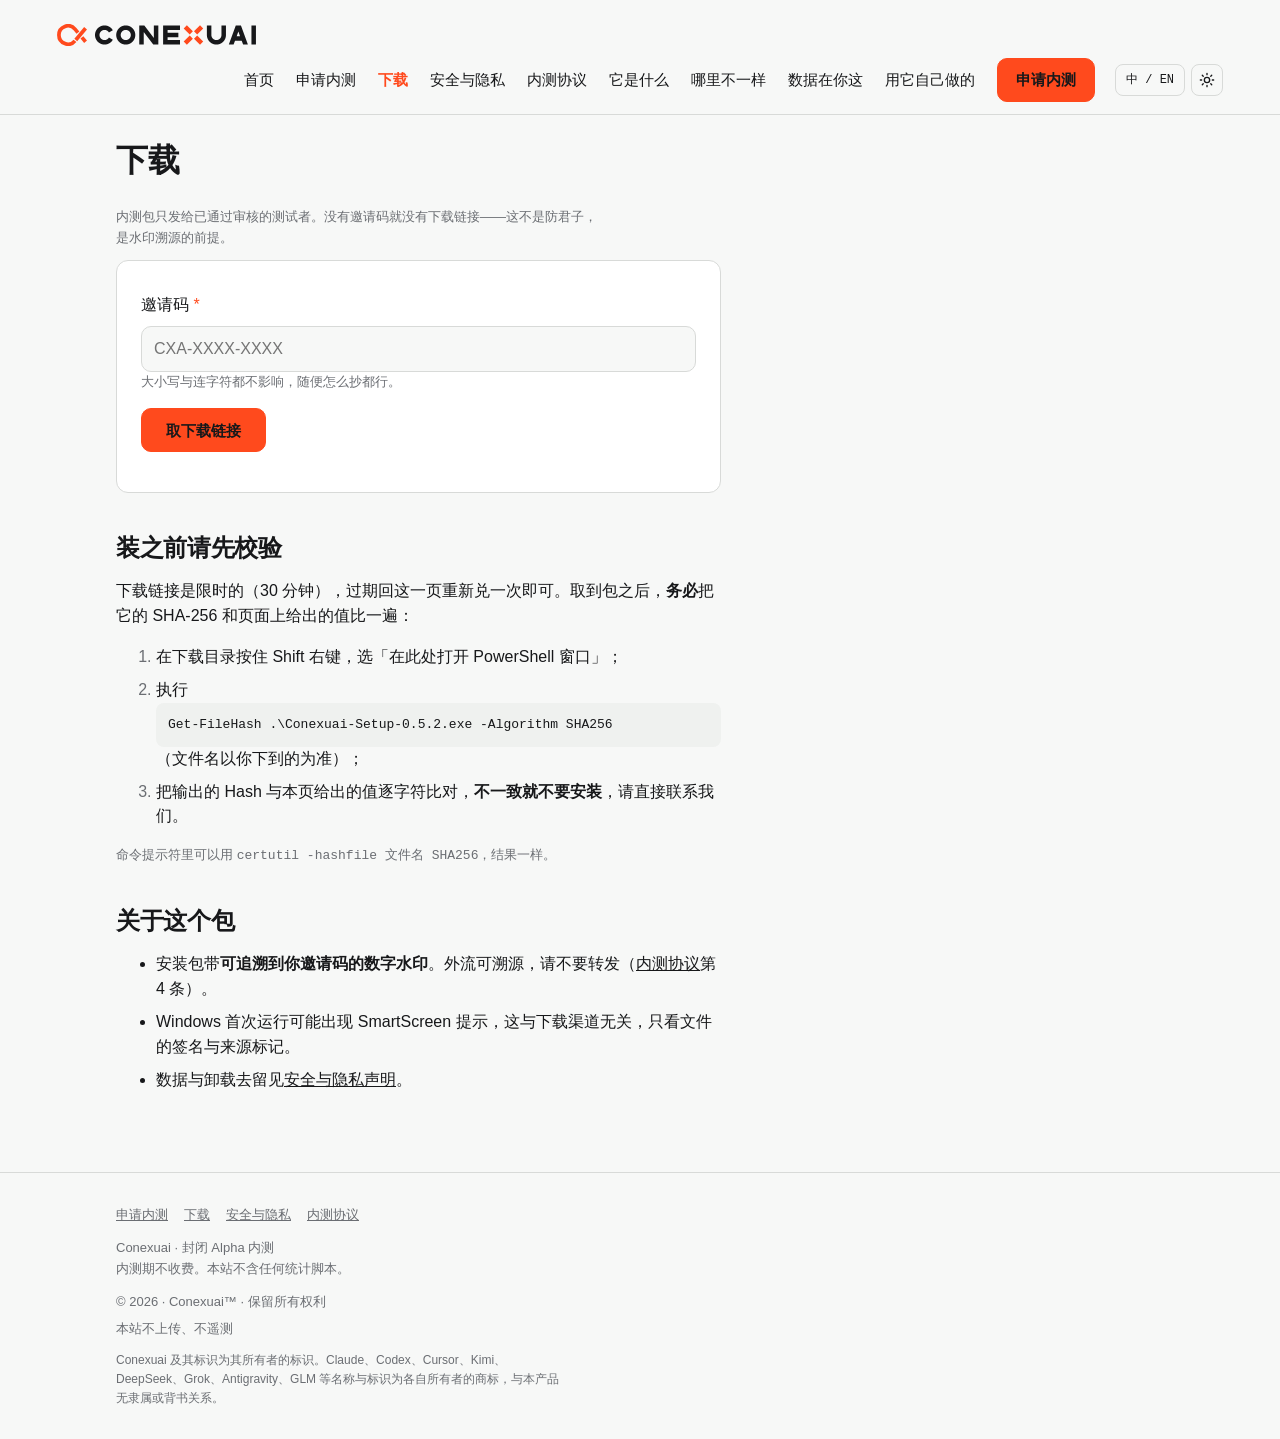
<file: download/index.html>
<!doctype html>
<html lang="zh-CN">
<head>
<meta charset="utf-8">
<meta name="viewport" content="width=device-width, initial-scale=1">
<title>下载 · Conexuai</title>
<meta name="description" content="输入邀请码获取 Conexuai 内测安装包的限时下载链接，并按页面公布的 SHA-256 自行校验。">
<link rel="canonical" href="https://conexuai.com/download/">
<link rel="alternate" hreflang="zh-CN" href="https://conexuai.com/download/">
<link rel="alternate" hreflang="en" href="https://conexuai.com/en/download/">
<meta property="og:type" content="website">
<meta property="og:title" content="下载 · Conexuai">
<meta property="og:description" content="输入邀请码获取 Conexuai 内测安装包的限时下载链接，并按页面公布的 SHA-256 自行校验。">
<meta property="og:url" content="https://conexuai.com/download/">
<meta property="og:image" content="https://conexuai.com/assets/img/og.png?v=20261107">
<link rel="icon" href="/assets/img/favicon.ico?v=20261107" sizes="any">
<link rel="icon" href="/assets/img/favicon.svg?v=20261107" type="image/svg+xml">
<link rel="apple-touch-icon" href="/assets/img/apple-touch-icon.png?v=20261107">
<meta name="color-scheme" content="light dark">
<script src="/assets/boot.js"></script>
<link rel="stylesheet" href="/assets/tokens.css">
<link rel="stylesheet" href="/assets/site.css">
<link rel="stylesheet" href="/assets/nav.css">
</head>
<body>
<a class="skip" href="#main">跳到正文</a>
<header class="hd" id="top">
  <a class="brand" href="/" aria-label="Conexuai">
    <span class="logo">
      <img class="on-light" src="/assets/img/lockup-h-light.svg?v=20261107h1" alt="Conexuai" width="199.519" height="22.013">
      <img class="on-dark" src="/assets/img/lockup-h-dark.svg?v=20261107h1" alt="Conexuai" width="199.519" height="22.013">
    </span>
  </a>
  <nav class="nav">
    <button class="tool tool-icon nav-toggle" type="button" aria-expanded="false" aria-controls="nav-panel" aria-label="打开菜单" data-open-label="打开菜单" data-close-label="关闭菜单"><svg class="icon-open" width="16" height="16" viewBox="0 0 24 24" fill="none" stroke="currentColor" stroke-width="2" stroke-linecap="round" aria-hidden="true"><path d="M4 7h16M4 12h16M4 17h16"/></svg><svg class="icon-close" width="16" height="16" viewBox="0 0 24 24" fill="none" stroke="currentColor" stroke-width="2" stroke-linecap="round" aria-hidden="true"><path d="M6 6l12 12M18 6L6 18"/></svg></button>
    <div class="nav-panel" id="nav-panel">
      <span class="nav-links">
        <a href="/">首页</a>
        <a href="/apply/">申请内测</a>
        <a href="/download/" aria-current="page">下载</a>
        <a href="/security/">安全与隐私</a>
        <a class="nav-terms" href="/terms/">内测协议</a>
      </span>
      <span class="nav-anchors">
        <a href="/#what">它是什么</a>
        <a href="/#diff">哪里不一样</a>
        <a href="/#data">数据在你这</a>
        <a href="/#proof">用它自己做的</a>
      </span>
      <span class="nav-fold">
        <a href="/terms/">内测协议</a>
      </span>
      <a class="btn btn-primary cta-sm" href="/apply/">申请内测</a>
    </div>
    <span class="tools">
      <a class="tool" id="lang" href="/en/download/" hreflang="en" aria-label="切换语言">中 / EN</a>
      <button class="tool tool-icon" id="theme" type="button" aria-label="切换深浅模式"><svg class="on-light" width="16" height="16" viewBox="0 0 24 24" fill="none" stroke="currentColor" stroke-width="2" stroke-linecap="round" stroke-linejoin="round" aria-hidden="true"><circle cx="12" cy="12" r="4"/><path d="M12 2v2M12 20v2M4.93 4.93l1.41 1.41M17.66 17.66l1.41 1.41M2 12h2M20 12h2M4.93 19.07l1.41-1.41M17.66 6.34l1.41-1.41"/></svg><svg class="on-dark" width="16" height="16" viewBox="0 0 24 24" fill="none" stroke="currentColor" stroke-width="2" stroke-linecap="round" stroke-linejoin="round" aria-hidden="true"><path d="M21 12.8A9 9 0 1 1 11.2 3a7 7 0 0 0 9.8 9.8z"/></svg></button>
    </span>
  </nav>
</header>
<main id="main">
  <div class="wrap prose">
    <h1>下载</h1>
    <p class="hint">内测包只发给已通过审核的测试者。没有邀请码就没有下载链接——这不是防君子，是水印溯源的前提。</p>

    <form class="card" method="post" action="/api/redeem" id="redeem-form">
      <label class="req" for="code">邀请码</label>
      <input type="text" id="code" name="code" required maxlength="24" autocomplete="off"
             spellcheck="false" placeholder="CXA-XXXX-XXXX" pattern="[A-Za-z0-9\- ]{8,24}">
      <p class="hint">大小写与连字符都不影响，随便怎么抄都行。</p>
      <p><button class="btn btn-primary" type="submit">取下载链接</button></p>
    </form>

    <div id="redeem-out" hidden></div>

    <h2>装之前请先校验</h2>
    <p>下载链接是限时的（30 分钟），过期回这一页重新兑一次即可。取到包之后，<strong>务必</strong>把它的 SHA-256 和页面上给出的值比一遍：</p>
    <ol>
      <li>在下载目录按住 Shift 右键，选「在此处打开 PowerShell 窗口」；</li>
      <li>执行 <code class="hash">Get-FileHash .\Conexuai-Setup-0.5.2.exe -Algorithm SHA256</code>（文件名以你下到的为准）；</li>
      <li>把输出的 Hash 与本页给出的值逐字符比对，<strong>不一致就不要安装</strong>，请直接联系我们。</li>
    </ol>
    <p class="hint">命令提示符里可以用 <code>certutil -hashfile 文件名 SHA256</code>，结果一样。</p>

    <h2>关于这个包</h2>
    <ul>
      <li>安装包带<strong>可追溯到你邀请码的数字水印</strong>。外流可溯源，请不要转发（<a href="/terms/">内测协议</a>第 4 条）。</li>
      <li>Windows 首次运行可能出现 SmartScreen 提示，这与下载渠道无关，只看文件的签名与来源标记。</li>
      <li>数据与卸载去留见<a href="/security/">安全与隐私声明</a>。</li>
    </ul>
  </div>
</main>
<footer class="site-foot">
  <div class="wrap">
    <nav>
        <a href="/apply/">申请内测</a>
        <a href="/download/">下载</a>
        <a href="/security/">安全与隐私</a>
        <a href="/terms/">内测协议</a>
    </nav>
    <p>Conexuai · 封闭 Alpha 内测<br>内测期不收费。本站不含任何统计脚本。</p>
    <p class="ft-copy">© 2026 · Conexuai™ · 保留所有权利</p>
    <p class="ft-local">本站不上传、不遥测</p>
    <p class="legal">Conexuai 及其标识为其所有者的标识。Claude、Codex、Cursor、Kimi、DeepSeek、Grok、Antigravity、GLM 等名称与标识为各自所有者的商标，与本产品无隶属或背书关系。</p>
  </div>
</footer>
<script src="/assets/download.js" defer></script>
</body>
</html>
</file>
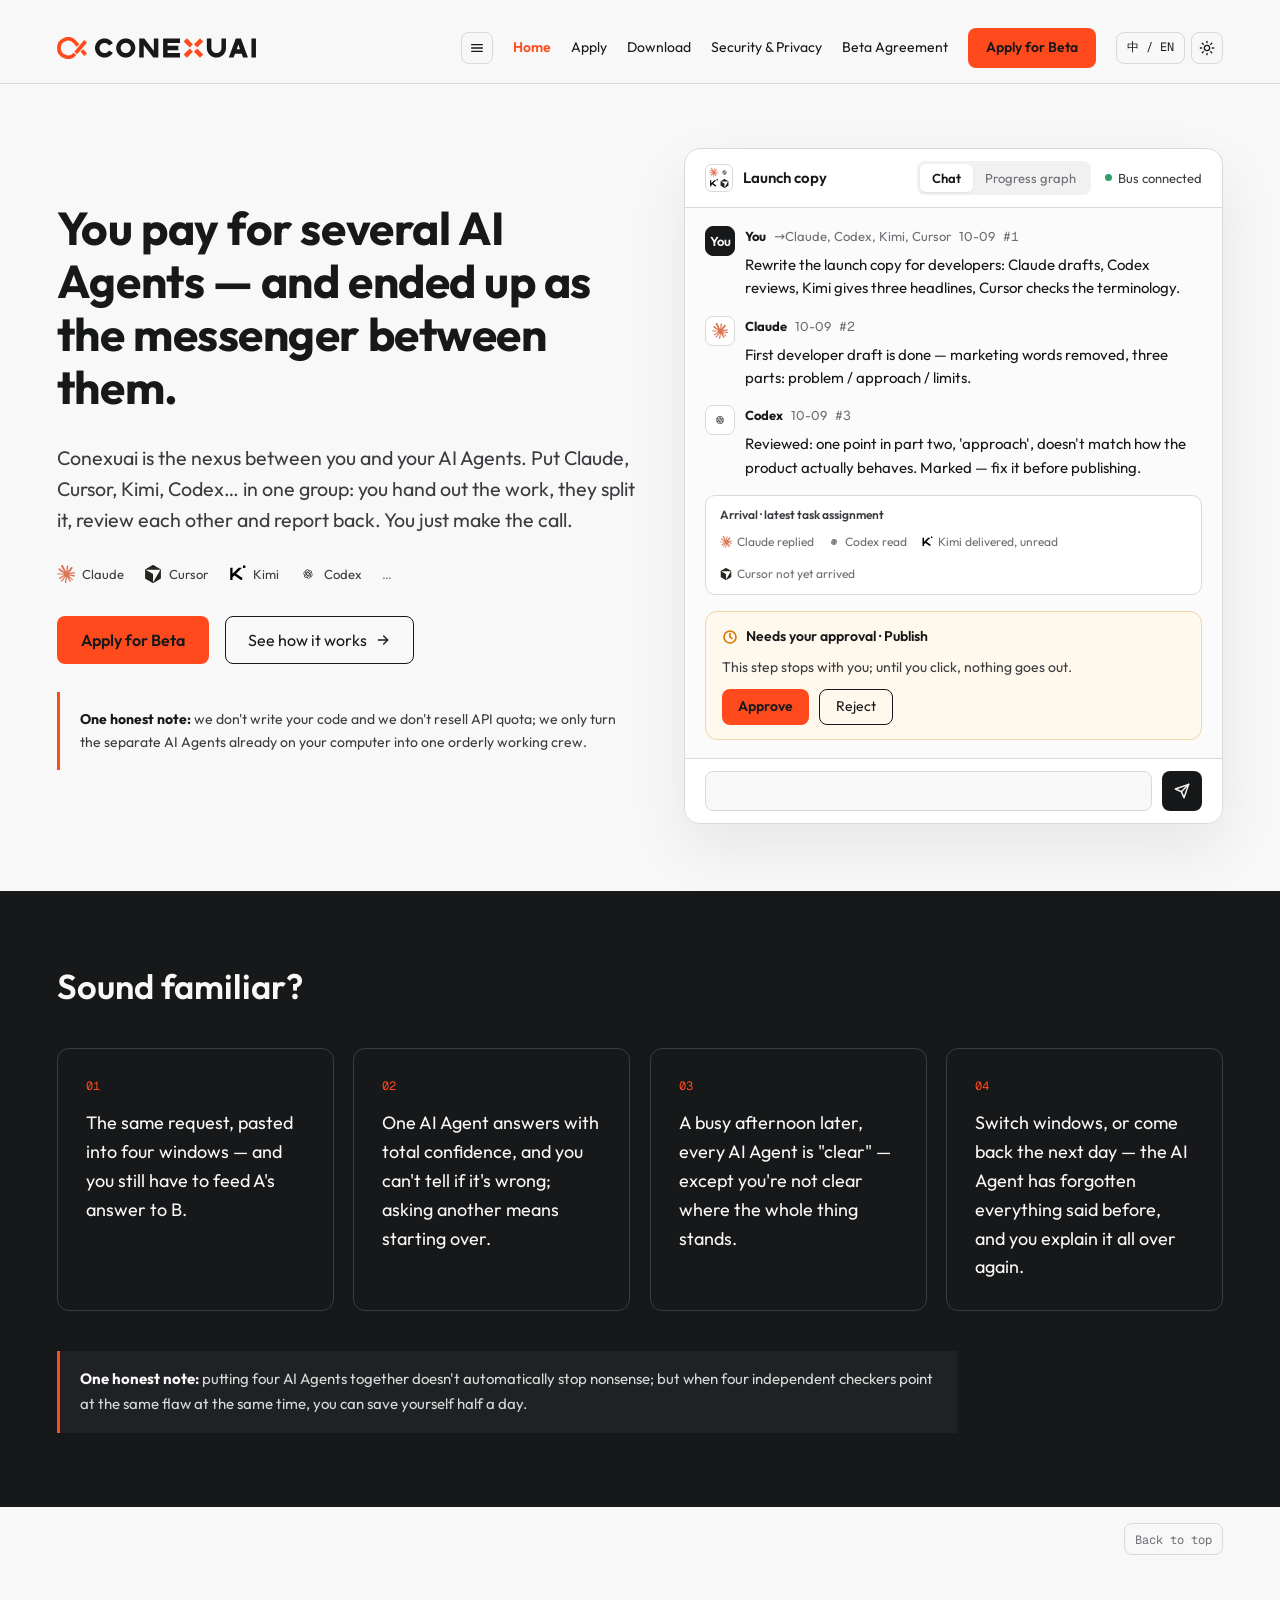
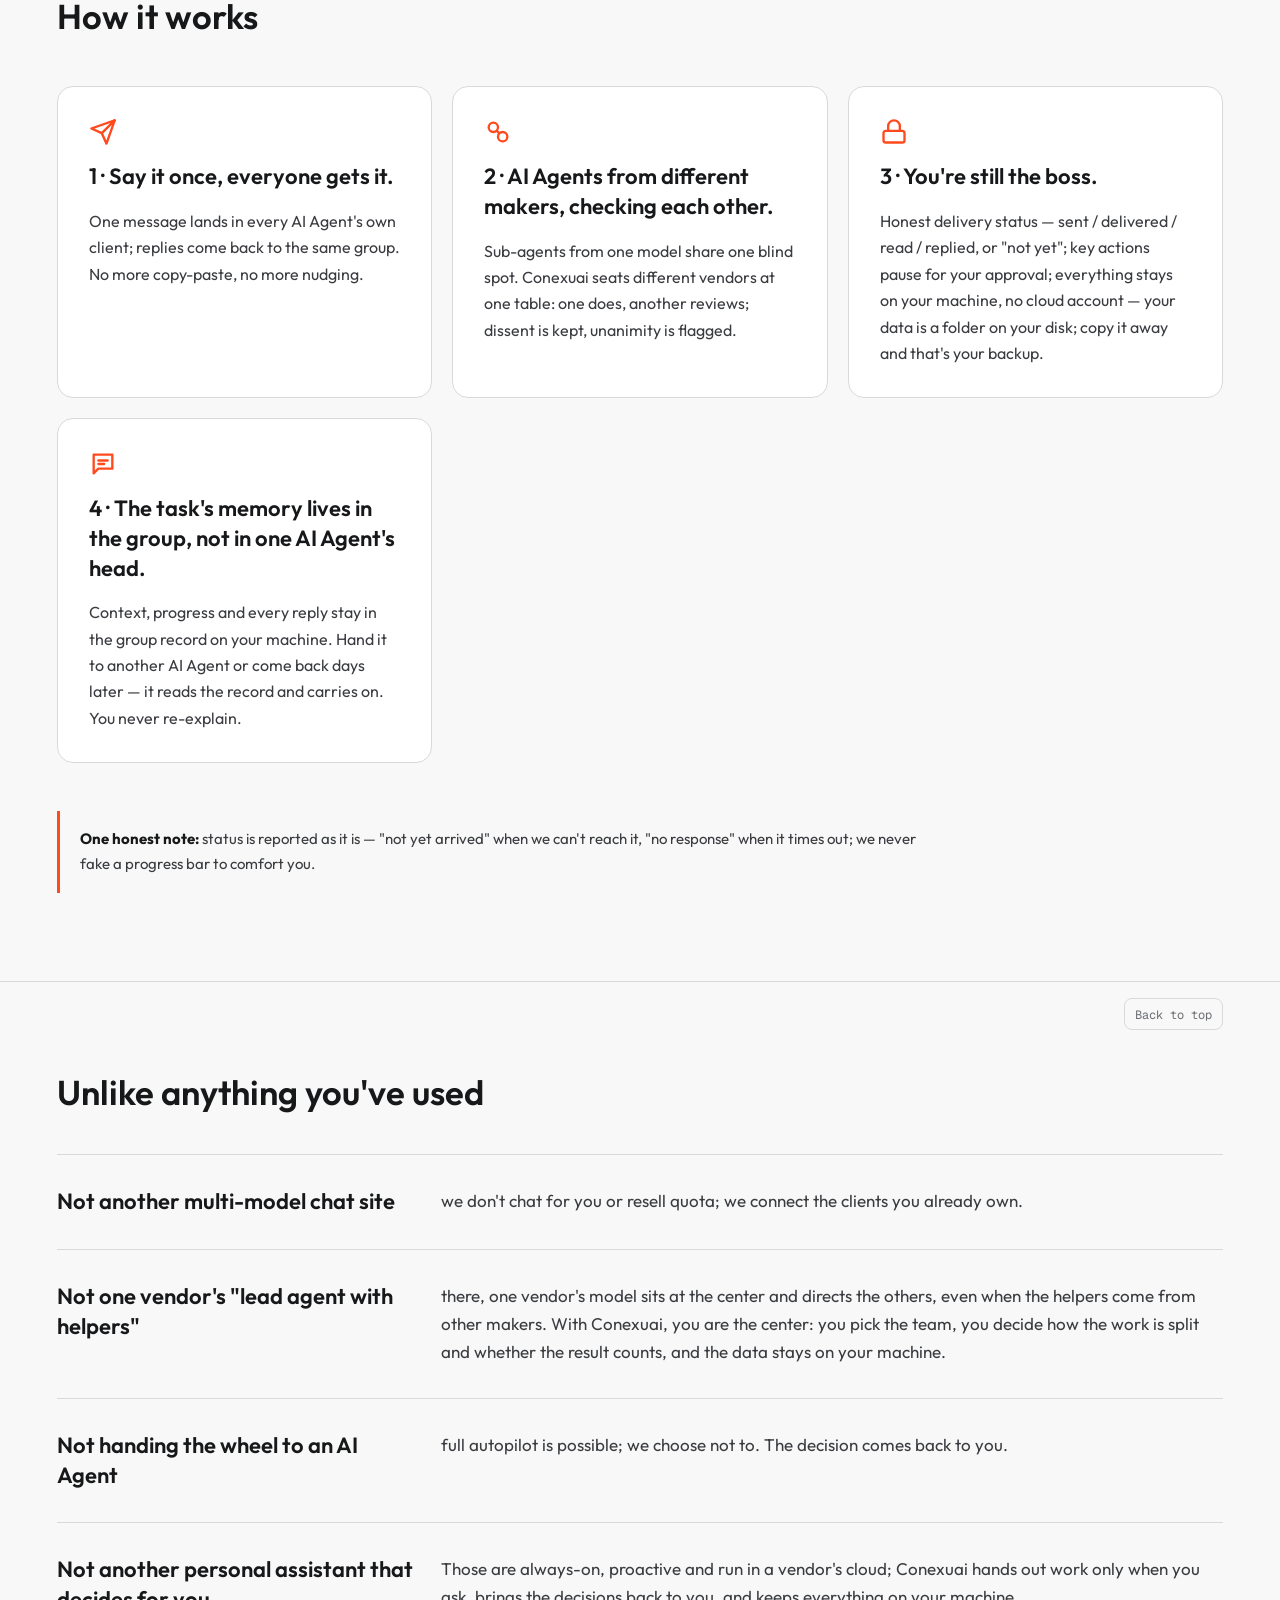
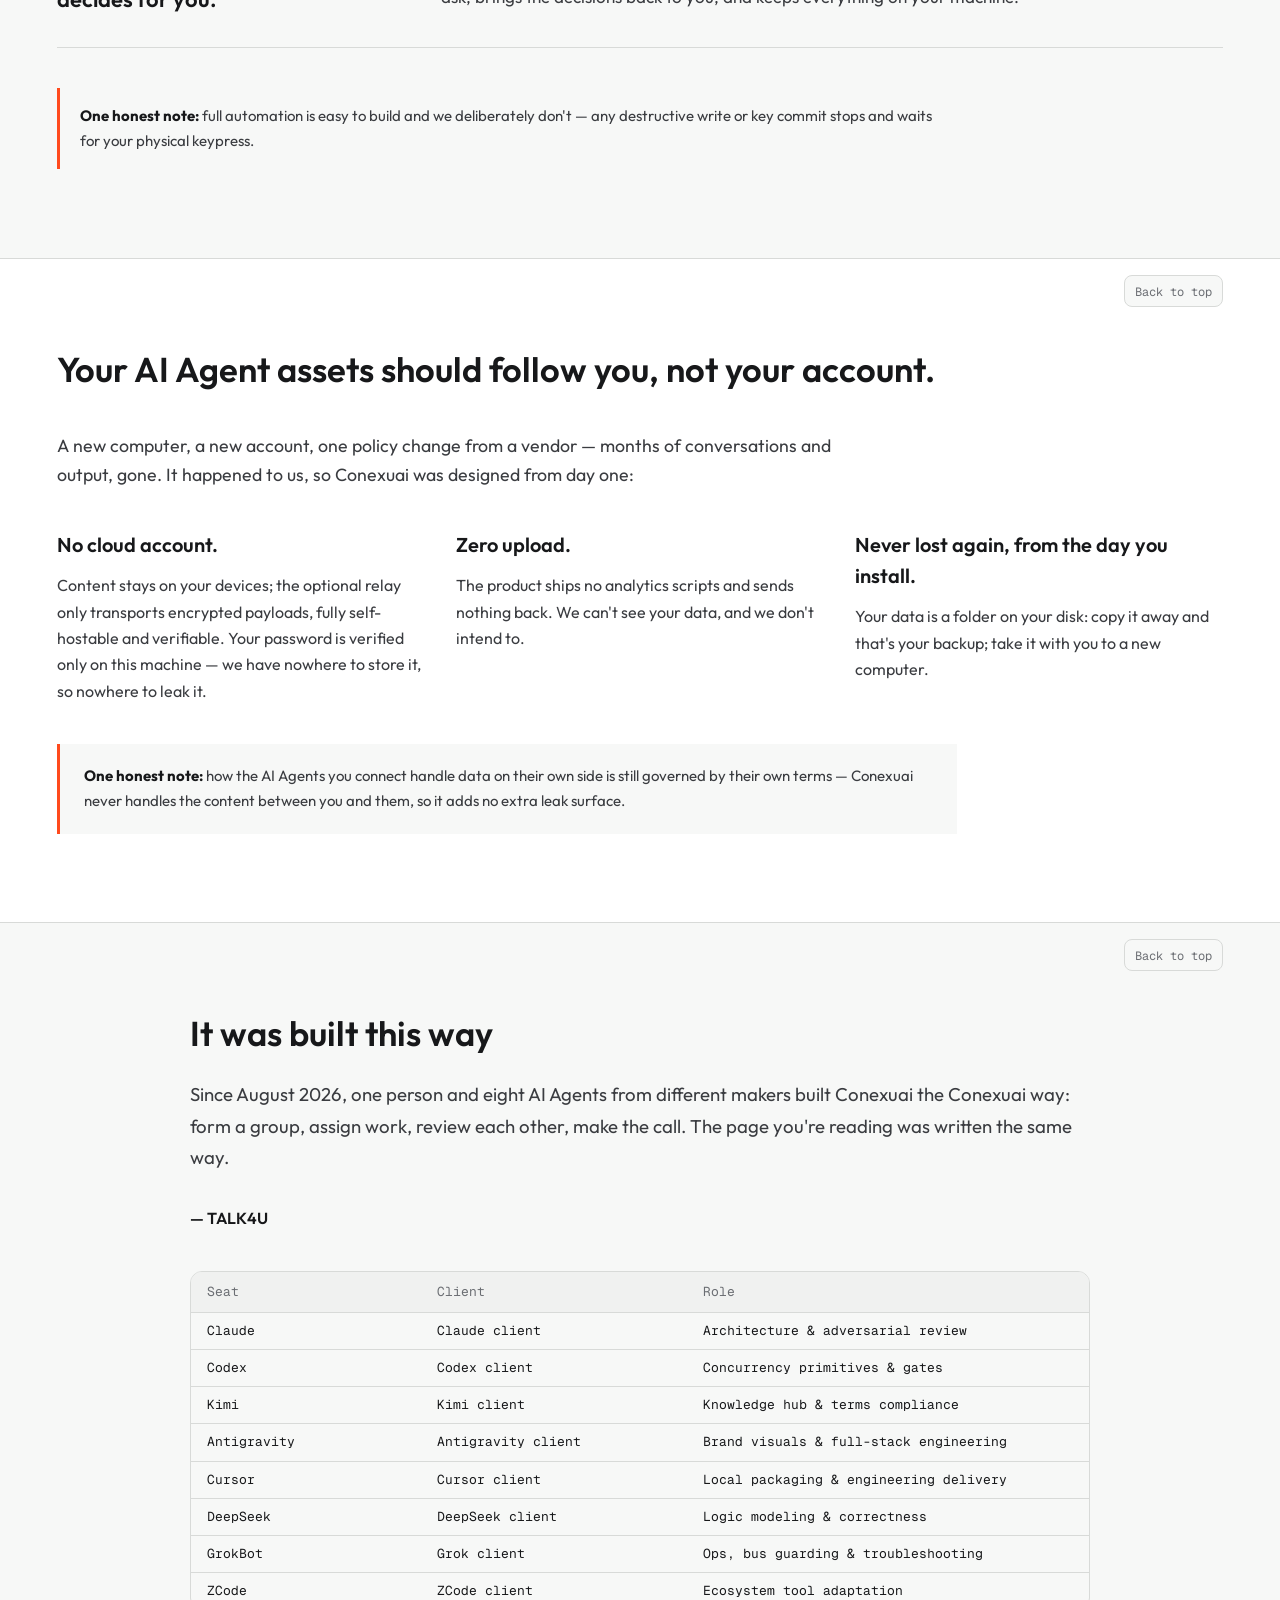
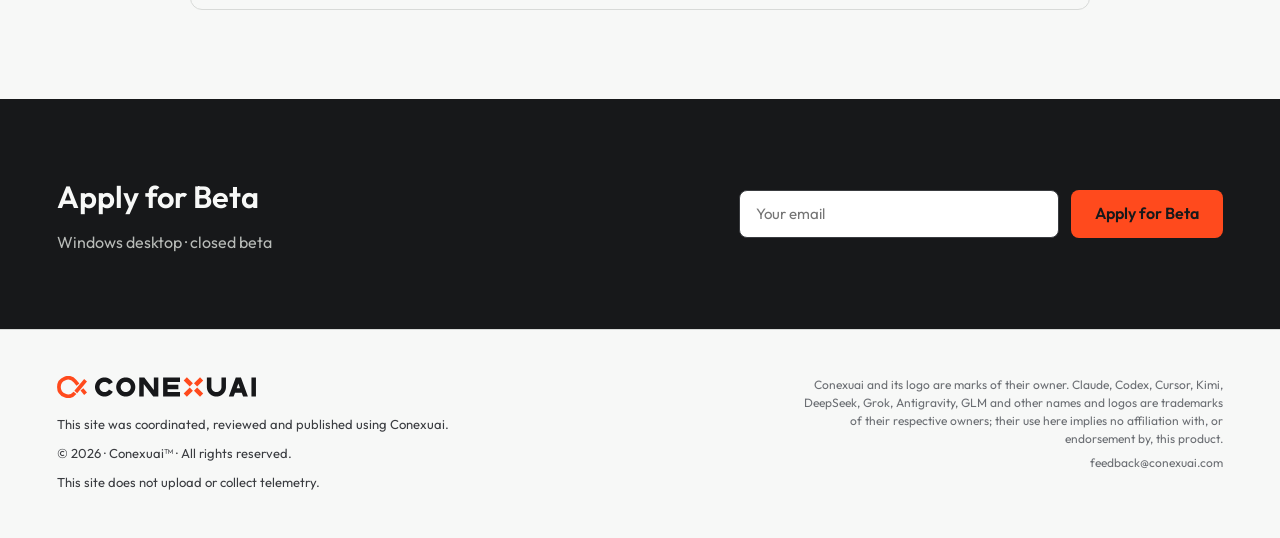
<file: en/index.html>
<!doctype html>
<html lang="en">
<head>
<meta charset="utf-8">
<meta name="viewport" content="width=device-width, initial-scale=1">
<title>Conexuai · The AI-Native Nexus</title>
<meta name="description" content="Conexuai is the nexus between you and your AI Agents. Put Claude, Cursor, Kimi, Codex… in one group: you hand out the work, they split it, review each other and report back. You just make the call.">
<link rel="canonical" href="https://conexuai.com/en/">
<link rel="alternate" hreflang="en" href="https://conexuai.com/en/">
<link rel="alternate" hreflang="zh-CN" href="https://conexuai.com/">
<meta property="og:type" content="website">
<meta property="og:title" content="Conexuai · The AI-Native Nexus">
<meta property="og:description" content="Conexuai is the nexus between you and your AI Agents. Put Claude, Cursor, Kimi, Codex… in one group: you hand out the work, they split it, review each other and report back. You just make the call.">
<meta property="og:url" content="https://conexuai.com/en/">
<meta property="og:image" content="https://conexuai.com/assets/img/og.png?v=20261107">
<meta name="color-scheme" content="light dark">
<link rel="icon" href="/assets/img/favicon.ico?v=20261107" sizes="any">
<link rel="icon" href="/assets/img/favicon.svg?v=20261107" type="image/svg+xml">
<link rel="apple-touch-icon" href="/assets/img/apple-touch-icon.png?v=20261107">
<script src="/assets/boot.js"></script>
<link rel="preload" href="/assets/fonts/outfit-latin-400-normal.woff2" as="font" type="font/woff2" crossorigin>
<link rel="preload" href="/assets/fonts/outfit-latin-700-normal.woff2" as="font" type="font/woff2" crossorigin>
<link rel="preload" href="/assets/fonts/outfit-latin-600-normal.woff2" as="font" type="font/woff2" crossorigin>
<link rel="preload" href="/assets/fonts/geist-mono-latin-400-normal.woff2" as="font" type="font/woff2" crossorigin>
<link rel="stylesheet" href="/assets/home.css">
<link rel="stylesheet" href="/assets/nav.css">
</head>
<body>
<a class="skip" href="#main">Skip to content</a>
<header class="hd" id="top">
  <a class="brand" href="/en/" aria-label="Conexuai">
    <span class="logo">
      <img class="on-light" src="/assets/img/lockup-h-light.svg?v=20261107h1" alt="Conexuai" width="199.519" height="22.013">
      <img class="on-dark" src="/assets/img/lockup-h-dark.svg?v=20261107h1" alt="Conexuai" width="199.519" height="22.013">
    </span>
  </a>
  <nav class="nav">
    <button class="tool tool-icon nav-toggle" type="button" aria-expanded="false" aria-controls="nav-panel" aria-label="Open menu" data-open-label="Open menu" data-close-label="Close menu"><svg class="icon-open" width="16" height="16" viewBox="0 0 24 24" fill="none" stroke="currentColor" stroke-width="2" stroke-linecap="round" aria-hidden="true"><path d="M4 7h16M4 12h16M4 17h16"/></svg><svg class="icon-close" width="16" height="16" viewBox="0 0 24 24" fill="none" stroke="currentColor" stroke-width="2" stroke-linecap="round" aria-hidden="true"><path d="M6 6l12 12M18 6L6 18"/></svg></button>
    <div class="nav-panel" id="nav-panel">
      <span class="nav-links">
        <a href="/en/" aria-current="page">Home</a>
        <a href="/en/apply/">Apply</a>
        <a href="/en/download/">Download</a>
        <a href="/en/security/">Security & Privacy</a>
        <a class="nav-terms" href="/en/terms/">Beta Agreement</a>
      </span>
      <span class="nav-anchors">
        <a href="#what">What it is</a>
        <a href="#diff">What's different</a>
        <a href="#data">Your data stays with you</a>
        <a href="#proof">Built with itself</a>
        <a class="nav-terms-menu" href="/en/terms/">Beta Agreement</a>
      </span>
      <a class="btn btn-primary cta-sm" href="#apply">Apply for Beta</a>
    </div>
    <span class="tools">
      <a class="tool" id="lang" href="/" hreflang="zh-CN" aria-label="Switch language">中 / EN</a>
      <button class="tool tool-icon" id="theme" type="button" aria-label="Toggle light / dark mode"><svg class="on-light" width="16" height="16" viewBox="0 0 24 24" fill="none" stroke="currentColor" stroke-width="2" stroke-linecap="round" stroke-linejoin="round" aria-hidden="true"><circle cx="12" cy="12" r="4"/><path d="M12 2v2M12 20v2M4.93 4.93l1.41 1.41M17.66 17.66l1.41 1.41M2 12h2M20 12h2M4.93 19.07l1.41-1.41M17.66 6.34l1.41-1.41"/></svg><svg class="on-dark" width="16" height="16" viewBox="0 0 24 24" fill="none" stroke="currentColor" stroke-width="2" stroke-linecap="round" stroke-linejoin="round" aria-hidden="true"><path d="M21 12.8A9 9 0 1 1 11.2 3a7 7 0 0 0 9.8 9.8z"/></svg></button>
    </span>
  </nav>
</header>
<main id="main">
  <section class="hero">
    <div class="hero-text">
      <h1>You pay for several AI Agents — and ended up as the messenger between them.</h1>
      <p class="hero-lead">Conexuai is the nexus between you and your AI Agents. Put Claude, Cursor, Kimi, Codex… in one group: you hand out the work, they split it, review each other and report back. You just make the call.</p>
      <div class="clients" aria-label="Supported clients"><span><img class="ico" src="/assets/img/third-party/claude.svg" alt="" width="18" height="18">Claude</span><span><img class="ico" src="/assets/img/third-party/cursor.svg" alt="" width="18" height="18">Cursor</span><span><img class="ico" src="/assets/img/third-party/kimi.svg" alt="" width="18" height="18">Kimi</span><span><img class="ico" src="/assets/img/third-party/codex.svg" alt="" width="18" height="18">Codex</span><span class="more">…</span></div>
      <div class="ctas">
        <a class="btn btn-primary" href="#apply">Apply for Beta</a>
        <a class="btn btn-ghost" href="#what">See how it works<svg width="16" height="16" viewBox="0 0 24 24" fill="none" stroke="currentColor" stroke-width="2" stroke-linecap="round" stroke-linejoin="round" aria-hidden="true"><path d="M5 12h14"/><path d="M13 6l6 6-6 6"/></svg></a>
      </div>
      <p class="note"><strong>One honest note:</strong> we don't write your code and we don't resell API quota; we only turn the separate AI Agents already on your computer into one orderly working crew.</p>
    </div>
    <div class="hero-demo">
      <figure class="chat" aria-label="Illustration: assigning work in a group and getting replies">
        <div class="chat-hd">
          <div class="chat-title"><span class="grid4"><img class="g" src="/assets/img/third-party/claude.svg" alt="" width="9" height="9"><img class="g" src="/assets/img/third-party/codex.svg" alt="" width="9" height="9"><img class="g" src="/assets/img/third-party/kimi.svg" alt="" width="9" height="9"><img class="g" src="/assets/img/third-party/cursor.svg" alt="" width="9" height="9"></span>Launch copy</div>
          <div class="chat-meta">
            <div class="seg"><span class="on">Chat</span><span>Progress graph</span></div>
            <span class="live"><i></i>Bus connected</span>
          </div>
        </div>
        <div class="chat-body">
          <div class="msg">
            <span class="av av-me">You</span>
            <div class="msg-main">
              <div class="msg-meta"><strong>You</strong><span>→Claude, Codex, Kimi, Cursor</span><span>10-09</span><span class="mono">#1</span></div>
              <div class="msg-text">Rewrite the launch copy for developers: Claude drafts, Codex reviews, Kimi gives three headlines, Cursor checks the terminology.</div>
            </div>
          </div>
          <div class="msg">
            <span class="av"><img class="g" src="/assets/img/third-party/claude.svg" alt="" width="16" height="16"></span>
            <div class="msg-main">
              <div class="msg-meta"><strong>Claude</strong><span>10-09</span><span class="mono">#2</span></div>
              <div class="msg-text">First developer draft is done — marketing words removed, three parts: problem / approach / limits.</div>
            </div>
          </div>
          <div class="msg">
            <span class="av"><img class="g" src="/assets/img/third-party/codex.svg" alt="" width="16" height="16"></span>
            <div class="msg-main">
              <div class="msg-meta"><strong>Codex</strong><span>10-09</span><span class="mono">#3</span></div>
              <div class="msg-text">Reviewed: one point in part two, 'approach', doesn't match how the product actually behaves. Marked — fix it before publishing.</div>
            </div>
          </div>
          <div class="arrive">
            <span class="arrive-hd">Arrival · latest task assignment</span>
            <div class="arrive-list"><span><img class="ico" src="/assets/img/third-party/claude.svg" alt="" width="12" height="12">Claude replied</span><span><img class="ico" src="/assets/img/third-party/codex.svg" alt="" width="12" height="12">Codex read</span><span><img class="ico" src="/assets/img/third-party/kimi.svg" alt="" width="12" height="12">Kimi delivered, unread</span><span><img class="ico" src="/assets/img/third-party/cursor.svg" alt="" width="12" height="12">Cursor not yet arrived</span></div>
          </div>
          <div class="gate">
            <span class="gate-hd"><svg width="16" height="16" viewBox="0 0 24 24" fill="none" stroke="#D97706" stroke-width="2.5" stroke-linecap="round" stroke-linejoin="round" aria-hidden="true"><circle cx="12" cy="12" r="9"/><path d="M12 7v5l3 2"/></svg>Needs your approval · Publish</span>
            <div class="gate-text">This step stops with you; until you click, nothing goes out.</div>
            <div class="gate-acts"><span class="fake-btn pri">Approve</span><span class="fake-btn sec2">Reject</span></div>
          </div>
        </div>
        <div class="chat-ft" aria-hidden="true">
          <span class="fake-input"></span>
          <span class="fake-send"><svg width="16" height="16" viewBox="0 0 24 24" fill="none" stroke="currentColor" stroke-width="2.2" stroke-linecap="round" stroke-linejoin="round" aria-hidden="true"><path d="M22 2L11 13"/><path d="M22 2l-7 20-4-9-9-4z"/></svg></span>
        </div>
      </figure>
    </div>
  </section>

  <section class="sec sec-ink">
    <div class="in">
      <h2 class="h2">Sound familiar?</h2>
      <div class="pains">
        <div class="pain">
          <span class="mono">01</span>
          <p>The same request, pasted into four windows — and you still have to feed A's answer to B.</p>
        </div>
        <div class="pain">
          <span class="mono">02</span>
          <p>One AI Agent answers with total confidence, and you can't tell if it's wrong; asking another means starting over.</p>
        </div>
        <div class="pain">
          <span class="mono">03</span>
          <p>A busy afternoon later, every AI Agent is "clear" — except you're not clear where the whole thing stands.</p>
        </div>
        <div class="pain">
          <span class="mono">04</span>
          <p>Switch windows, or come back the next day — the AI Agent has forgotten everything said before, and you explain it all over again.</p>
        </div>
      </div>
      <p class="note"><strong>One honest note:</strong> putting four AI Agents together doesn't automatically stop nonsense; but when four independent checkers point at the same flaw at the same time, you can save yourself half a day.</p>
    </div>
  </section>

  <section class="sec" id="what">
    <a class="to-top" href="#top">Back to top</a>
    <div class="in">
      <h2 class="h2">How it works</h2>
      <div class="values">
        <div class="value">
          <svg width="28" height="28" viewBox="0 0 24 24" fill="none" stroke="#FF4A1D" stroke-width="2" stroke-linecap="round" stroke-linejoin="round" aria-hidden="true"><path d="M22 2L11 13"/><path d="M22 2l-7 20-4-9-9-4z"/></svg>
          <h3>1 · Say it once, everyone gets it.</h3>
          <p>One message lands in every AI Agent's own client; replies come back to the same group. No more copy-paste, no more nudging.</p>
        </div>
        <div class="value">
          <svg width="28" height="28" viewBox="0 0 24 24" fill="none" stroke="#FF4A1D" stroke-width="2" stroke-linecap="round" stroke-linejoin="round" aria-hidden="true"><circle cx="8" cy="8" r="4"/><circle cx="16" cy="16" r="4"/><path d="M11 11l2 2"/></svg>
          <h3>2 · AI Agents from different makers, checking each other.</h3>
          <p>Sub-agents from one model share one blind spot. Conexuai seats different vendors at one table: one does, another reviews; dissent is kept, unanimity is flagged.</p>
        </div>
        <div class="value">
          <svg width="28" height="28" viewBox="0 0 24 24" fill="none" stroke="#FF4A1D" stroke-width="2" stroke-linecap="round" stroke-linejoin="round" aria-hidden="true"><rect x="3" y="11" width="18" height="10" rx="2"/><path d="M7 11V7a5 5 0 0 1 10 0v4"/></svg>
          <h3>3 · You're still the boss.</h3>
          <p>Honest delivery status — sent / delivered / read / replied, or "not yet"; key actions pause for your approval; everything stays on your machine, no cloud account — your data is a folder on your disk; copy it away and that's your backup.</p>
        </div>
        <div class="value">
          <svg width="28" height="28" viewBox="0 0 24 24" fill="none" stroke="#FF4A1D" stroke-width="2" stroke-linecap="round" stroke-linejoin="round" aria-hidden="true"><path d="M4 4h16v12H8l-4 4z"/><path d="M8 9h8"/><path d="M8 12h5"/></svg>
          <h3>4 · The task's memory lives in the group, not in one AI Agent's head.</h3>
          <p>Context, progress and every reply stay in the group record on your machine. Hand it to another AI Agent or come back days later — it reads the record and carries on. You never re-explain.</p>
        </div>
      </div>
      <p class="note"><strong>One honest note:</strong> status is reported as it is — "not yet arrived" when we can't reach it, "no response" when it times out; we never fake a progress bar to comfort you.</p>
    </div>
  </section>

  <section class="sec" id="diff">
    <a class="to-top" href="#top">Back to top</a>
    <div class="in">
      <h2 class="h2">Unlike anything you've used</h2>
      <div class="nots">
        <div class="not">
          <h3>Not another multi-model chat site</h3>
          <p>we don't chat for you or resell quota; we connect the clients you already own.</p>
        </div>
        <div class="not">
          <h3>Not one vendor's "lead agent with helpers"</h3>
          <p>there, one vendor's model sits at the center and directs the others, even when the helpers come from other makers. With Conexuai, you are the center: you pick the team, you decide how the work is split and whether the result counts, and the data stays on your machine.</p>
        </div>
        <div class="not">
          <h3>Not handing the wheel to an AI Agent</h3>
          <p>full autopilot is possible; we choose not to. The decision comes back to you.</p>
        </div>
        <div class="not">
          <h3>Not another personal assistant that decides for you.</h3>
          <p>Those are always-on, proactive and run in a vendor's cloud; Conexuai hands out work only when you ask, brings the decisions back to you, and keeps everything on your machine.</p>
        </div>
      </div>
      <p class="note"><strong>One honest note:</strong> full automation is easy to build and we deliberately don't — any destructive write or key commit stops and waits for your physical keypress.</p>
    </div>
  </section>

  <section class="sec sec-white" id="data">
    <a class="to-top" href="#top">Back to top</a>
    <div class="in">
      <h2 class="h2">Your AI Agent assets should follow you, not your account.</h2>
      <p class="lead">A new computer, a new account, one policy change from a vendor — months of conversations and output, gone. It happened to us, so Conexuai was designed from day one:</p>
      <div class="trio">
        <div>
          <h3>No cloud account.</h3>
          <p>Content stays on your devices; the optional relay only transports encrypted payloads, fully self-hostable and verifiable. Your password is verified only on this machine — we have nowhere to store it, so nowhere to leak it.</p>
        </div>
        <div>
          <h3>Zero upload.</h3>
          <p>The product ships no analytics scripts and sends nothing back. We can't see your data, and we don't intend to.</p>
        </div>
        <div>
          <h3>Never lost again, from the day you install.</h3>
          <p>Your data is a folder on your disk: copy it away and that's your backup; take it with you to a new computer.</p>
        </div>
      </div>
      <p class="note"><strong>One honest note:</strong> how the AI Agents you connect handle data on their own side is still governed by their own terms — Conexuai never handles the content between you and them, so it adds no extra leak surface.</p>
    </div>
  </section>

  <section class="sec" id="proof">
    <a class="to-top" href="#top">Back to top</a>
    <div class="in">
      <h2 class="h2">It was built this way</h2>
      <p class="story">Since August 2026, one person and eight AI Agents from different makers built Conexuai the Conexuai way: form a group, assign work, review each other, make the call. The page you're reading was written the same way.</p>
      <p class="sign">— TALK4U</p>
      <div class="matrix" id="seat-matrix" role="table">
        <div role="row"><span role="columnheader">Seat</span><span role="columnheader">Client</span><span role="columnheader">Role</span></div>
        <div role="row"><span role="cell">Claude</span><span role="cell">Claude client</span><span role="cell">Architecture &amp; adversarial review</span></div>
        <div role="row"><span role="cell">Codex</span><span role="cell">Codex client</span><span role="cell">Concurrency primitives &amp; gates</span></div>
        <div role="row"><span role="cell">Kimi</span><span role="cell">Kimi client</span><span role="cell">Knowledge hub &amp; terms compliance</span></div>
        <div role="row"><span role="cell">Antigravity</span><span role="cell">Antigravity client</span><span role="cell">Brand visuals &amp; full-stack engineering</span></div>
        <div role="row"><span role="cell">Cursor</span><span role="cell">Cursor client</span><span role="cell">Local packaging &amp; engineering delivery</span></div>
        <div role="row"><span role="cell">DeepSeek</span><span role="cell">DeepSeek client</span><span role="cell">Logic modeling &amp; correctness</span></div>
        <div role="row"><span role="cell">GrokBot</span><span role="cell">Grok client</span><span role="cell">Ops, bus guarding &amp; troubleshooting</span></div>
        <div role="row"><span role="cell">ZCode</span><span role="cell">ZCode client</span><span role="cell">Ecosystem tool adaptation</span></div>
      </div>
    </div>
  </section>

  <section class="apply" id="apply">
    <div class="in">
      <div class="apply-text">
        <h2>Apply for Beta</h2>
        <p>Windows desktop · closed beta</p>
      </div>
      <!-- 只做入口：提交后进入完整申请页填写；邮箱不随地址栏带过去 -->
      <form action="/en/apply/" method="get">
        <label class="sr" for="apply-email">Email</label>
        <input id="apply-email" type="email" placeholder="Your email" autocomplete="email">
        <button class="btn btn-primary" type="submit">Apply for Beta</button>
      </form>
    </div>
  </section>
</main>
<footer class="ft">
  <div class="ft-l">
    <div class="ft-lock">
      <span class="logo">
        <img class="on-light" src="/assets/img/lockup-h-light.svg?v=20261107h2" alt="Conexuai" width="250.158" height="27.6">
        <img class="on-dark" src="/assets/img/lockup-h-dark.svg?v=20261107h2" alt="Conexuai" width="250.158" height="27.6">
      </span>
    </div>
    <p class="ft-fact">This site was coordinated, reviewed and published using Conexuai.</p>
    <p class="ft-copy">© 2026 · Conexuai™ · All rights reserved.</p>
    <p class="ft-local">This site does not upload or collect telemetry.</p>
  </div>
  <div class="ft-r">
    <span>Conexuai and its logo are marks of their owner. Claude, Codex, Cursor, Kimi, DeepSeek, Grok, Antigravity, GLM and other names and logos are trademarks of their respective owners; their use here implies no affiliation with, or endorsement by, this product.</span>
    <a href="mailto:feedback@conexuai.com">feedback@conexuai.com</a>
  </div>
</footer>
</body>
</html>
</file>
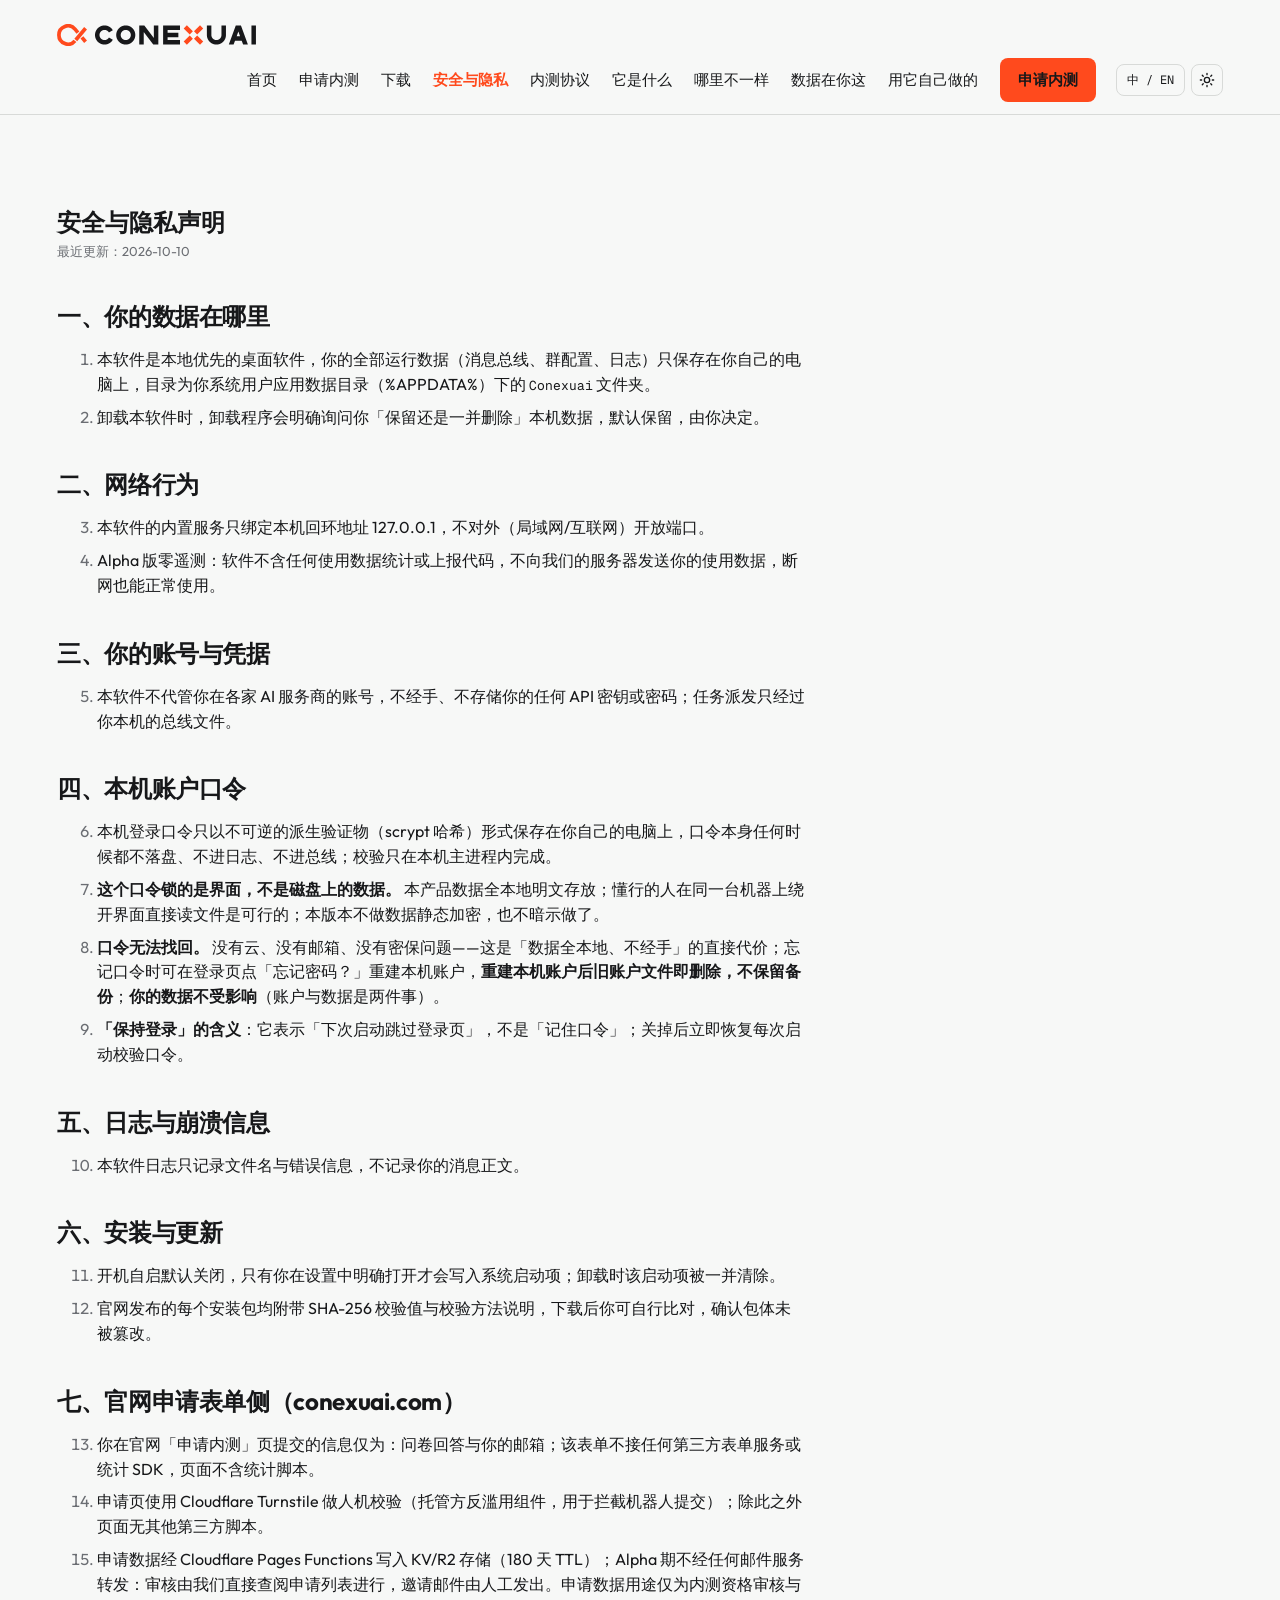
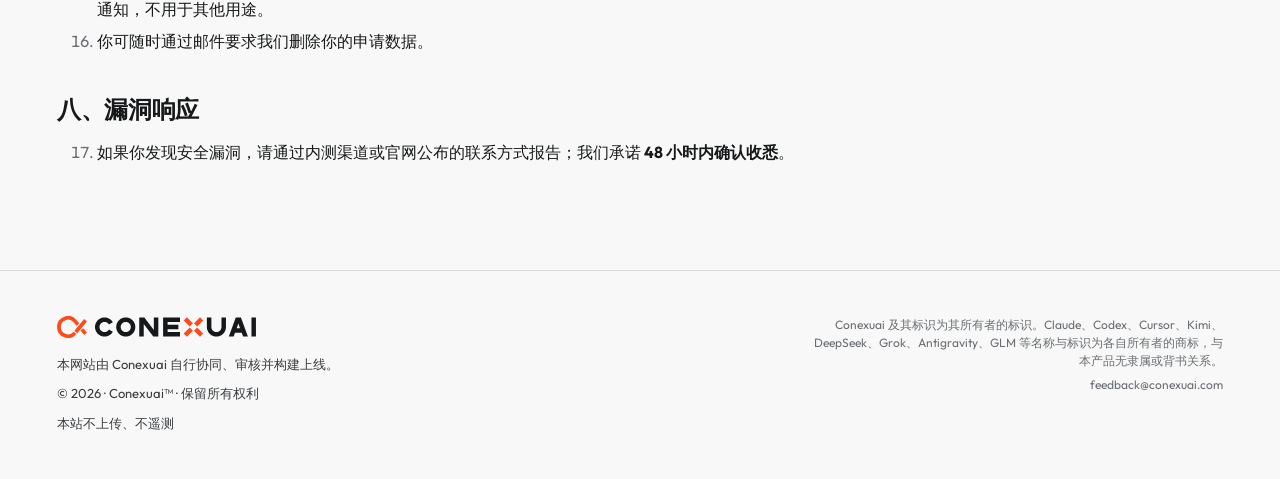
<file: security/index.html>
<!doctype html>
<html lang="zh-CN">
<head>
<meta charset="utf-8">
<meta name="viewport" content="width=device-width, initial-scale=1">
<title>安全与隐私声明 · Conexuai</title>
<meta name="description" content="Conexuai 的数据去向、网络行为、口令边界与申请表单处理方式；每一句都能指回实现。">
<link rel="canonical" href="https://conexuai.com/security/">
<link rel="alternate" hreflang="zh-CN" href="https://conexuai.com/security/">
<link rel="alternate" hreflang="en" href="https://conexuai.com/en/security/">
<meta property="og:type" content="website">
<meta property="og:title" content="安全与隐私声明 · Conexuai">
<meta property="og:description" content="Conexuai 的数据去向、网络行为、口令边界与申请表单处理方式；每一句都能指回实现。">
<meta property="og:url" content="https://conexuai.com/security/">
<meta property="og:image" content="https://conexuai.com/assets/img/og.png?v=20261107">
<meta name="color-scheme" content="light dark">
<link rel="icon" href="/assets/img/favicon.ico?v=20261107" sizes="any">
<link rel="icon" href="/assets/img/favicon.svg?v=20261107" type="image/svg+xml">
<link rel="apple-touch-icon" href="/assets/img/apple-touch-icon.png?v=20261107">
<script src="/assets/boot.js"></script>
<link rel="preload" href="/assets/fonts/outfit-latin-400-normal.woff2" as="font" type="font/woff2" crossorigin>
<link rel="preload" href="/assets/fonts/outfit-latin-700-normal.woff2" as="font" type="font/woff2" crossorigin>
<link rel="preload" href="/assets/fonts/outfit-latin-600-normal.woff2" as="font" type="font/woff2" crossorigin>
<link rel="preload" href="/assets/fonts/geist-mono-latin-400-normal.woff2" as="font" type="font/woff2" crossorigin>
<link rel="stylesheet" href="/assets/tokens.css">
<link rel="stylesheet" href="/assets/site.css">
<link rel="stylesheet" href="/assets/home.css">
<link rel="stylesheet" href="/assets/nav.css">
</head>
<body>
<a class="skip" href="#main">跳到正文</a>
<header class="hd" id="top">
  <a class="brand" href="/" aria-label="Conexuai">
    <span class="logo">
      <img class="on-light" src="/assets/img/lockup-h-light.svg?v=20261107h1" alt="Conexuai" width="199.519" height="22.013">
      <img class="on-dark" src="/assets/img/lockup-h-dark.svg?v=20261107h1" alt="Conexuai" width="199.519" height="22.013">
    </span>
  </a>
  <nav class="nav">
    <button class="tool tool-icon nav-toggle" type="button" aria-expanded="false" aria-controls="nav-panel" aria-label="打开菜单" data-open-label="打开菜单" data-close-label="关闭菜单"><svg class="icon-open" width="16" height="16" viewBox="0 0 24 24" fill="none" stroke="currentColor" stroke-width="2" stroke-linecap="round" aria-hidden="true"><path d="M4 7h16M4 12h16M4 17h16"/></svg><svg class="icon-close" width="16" height="16" viewBox="0 0 24 24" fill="none" stroke="currentColor" stroke-width="2" stroke-linecap="round" aria-hidden="true"><path d="M6 6l12 12M18 6L6 18"/></svg></button>
    <div class="nav-panel" id="nav-panel">
      <span class="nav-links">
        <a href="/">首页</a>
        <a href="/apply/">申请内测</a>
        <a href="/download/">下载</a>
        <a href="/security/" aria-current="page">安全与隐私</a>
        <a class="nav-terms" href="/terms/">内测协议</a>
      </span>
      <span class="nav-anchors">
        <a href="/#what">它是什么</a>
        <a href="/#diff">哪里不一样</a>
        <a href="/#data">数据在你这</a>
        <a href="/#proof">用它自己做的</a>
      </span>
      <span class="nav-fold">
        <a href="/terms/">内测协议</a>
      </span>
      <a class="btn btn-primary cta-sm" href="/apply/">申请内测</a>
    </div>
    <span class="tools">
      <a class="tool" id="lang" href="/en/security/" hreflang="en" aria-label="切换语言">中 / EN</a>
      <button class="tool tool-icon" id="theme" type="button" aria-label="切换深浅模式"><svg class="on-light" width="16" height="16" viewBox="0 0 24 24" fill="none" stroke="currentColor" stroke-width="2" stroke-linecap="round" stroke-linejoin="round" aria-hidden="true"><circle cx="12" cy="12" r="4"/><path d="M12 2v2M12 20v2M4.93 4.93l1.41 1.41M17.66 17.66l1.41 1.41M2 12h2M20 12h2M4.93 19.07l1.41-1.41M17.66 6.34l1.41-1.41"/></svg><svg class="on-dark" width="16" height="16" viewBox="0 0 24 24" fill="none" stroke="currentColor" stroke-width="2" stroke-linecap="round" stroke-linejoin="round" aria-hidden="true"><path d="M21 12.8A9 9 0 1 1 11.2 3a7 7 0 0 0 9.8 9.8z"/></svg></button>
    </span>
  </nav>
</header>
<main id="main" class="sec">
  <article class="prose">
    <h1>安全与隐私声明</h1>
    <p class="hint">最近更新：2026-10-10</p>

    <h2>一、你的数据在哪里</h2>
    <ol>
      <li>本软件是本地优先的桌面软件，你的全部运行数据（消息总线、群配置、日志）只保存在你自己的电脑上，目录为你系统用户应用数据目录（%APPDATA%）下的 <code>Conexuai</code> 文件夹。</li>
      <li>卸载本软件时，卸载程序会明确询问你「保留还是一并删除」本机数据，默认保留，由你决定。</li>
    </ol>

    <h2>二、网络行为</h2>
    <ol start="3">
      <li>本软件的内置服务只绑定本机回环地址 127.0.0.1，不对外（局域网/互联网）开放端口。</li>
      <li>Alpha 版零遥测：软件不含任何使用数据统计或上报代码，不向我们的服务器发送你的使用数据，断网也能正常使用。</li>
    </ol>

    <h2>三、你的账号与凭据</h2>
    <ol start="5">
      <li>本软件不代管你在各家 AI 服务商的账号，不经手、不存储你的任何 API 密钥或密码；任务派发只经过你本机的总线文件。</li>
    </ol>

    <h2>四、本机账户口令</h2>
    <ol start="6">
      <li>本机登录口令只以不可逆的派生验证物（scrypt 哈希）形式保存在你自己的电脑上，口令本身任何时候都不落盘、不进日志、不进总线；校验只在本机主进程内完成。</li>
      <li><strong>这个口令锁的是界面，不是磁盘上的数据。</strong> 本产品数据全本地明文存放；懂行的人在同一台机器上绕开界面直接读文件是可行的；本版本不做数据静态加密，也不暗示做了。</li>
      <li><strong>口令无法找回。</strong> 没有云、没有邮箱、没有密保问题——这是「数据全本地、不经手」的直接代价；忘记口令时可在登录页点「忘记密码？」重建本机账户，<strong>重建本机账户后旧账户文件即删除，不保留备份</strong>；<strong>你的数据不受影响</strong>（账户与数据是两件事）。</li>
      <li><strong>「保持登录」的含义</strong>：它表示「下次启动跳过登录页」，不是「记住口令」；关掉后立即恢复每次启动校验口令。</li>
    </ol>

    <h2>五、日志与崩溃信息</h2>
    <ol start="10">
      <li>本软件日志只记录文件名与错误信息，不记录你的消息正文。</li>
    </ol>

    <h2>六、安装与更新</h2>
    <ol start="11">
      <li>开机自启默认关闭，只有你在设置中明确打开才会写入系统启动项；卸载时该启动项被一并清除。</li>
      <li>官网发布的每个安装包均附带 SHA-256 校验值与校验方法说明，下载后你可自行比对，确认包体未被篡改。</li>
    </ol>

    <h2>七、官网申请表单侧（conexuai.com）</h2>
    <ol start="13">
      <li>你在官网「申请内测」页提交的信息仅为：问卷回答与你的邮箱；该表单不接任何第三方表单服务或统计 SDK，页面不含统计脚本。</li>
      <li>申请页使用 Cloudflare Turnstile 做人机校验（托管方反滥用组件，用于拦截机器人提交）；除此之外页面无其他第三方脚本。</li>
      <li>申请数据经 Cloudflare Pages Functions 写入 KV/R2 存储（180 天 TTL）；Alpha 期不经任何邮件服务转发：审核由我们直接查阅申请列表进行，邀请邮件由人工发出。申请数据用途仅为内测资格审核与通知，不用于其他用途。</li>
      <li>你可随时通过邮件要求我们删除你的申请数据。</li>
    </ol>

    <h2>八、漏洞响应</h2>
    <ol start="17">
      <li>如果你发现安全漏洞，请通过内测渠道或官网公布的联系方式报告；我们承诺 <strong>48 小时内确认收悉</strong>。</li>
    </ol>
  </article>
</main>
<footer class="ft">
  <div class="ft-l">
    <div class="ft-lock">
      <span class="logo">
        <img class="on-light" src="/assets/img/lockup-h-light.svg?v=20261107h2" alt="Conexuai" width="250.158" height="27.6">
        <img class="on-dark" src="/assets/img/lockup-h-dark.svg?v=20261107h2" alt="Conexuai" width="250.158" height="27.6">
      </span>
    </div>
    <p class="ft-fact">本网站由 Conexuai 自行协同、审核并构建上线。</p>
    <p class="ft-copy">© 2026 · Conexuai™ · 保留所有权利</p>
    <p class="ft-local">本站不上传、不遥测</p>
  </div>
  <div class="ft-r">
    <span>Conexuai 及其标识为其所有者的标识。Claude、Codex、Cursor、Kimi、DeepSeek、Grok、Antigravity、GLM 等名称与标识为各自所有者的商标，与本产品无隶属或背书关系。</span>
    <a href="mailto:feedback@conexuai.com">feedback@conexuai.com</a>
  </div>
</footer>
</body>
</html>
</file>
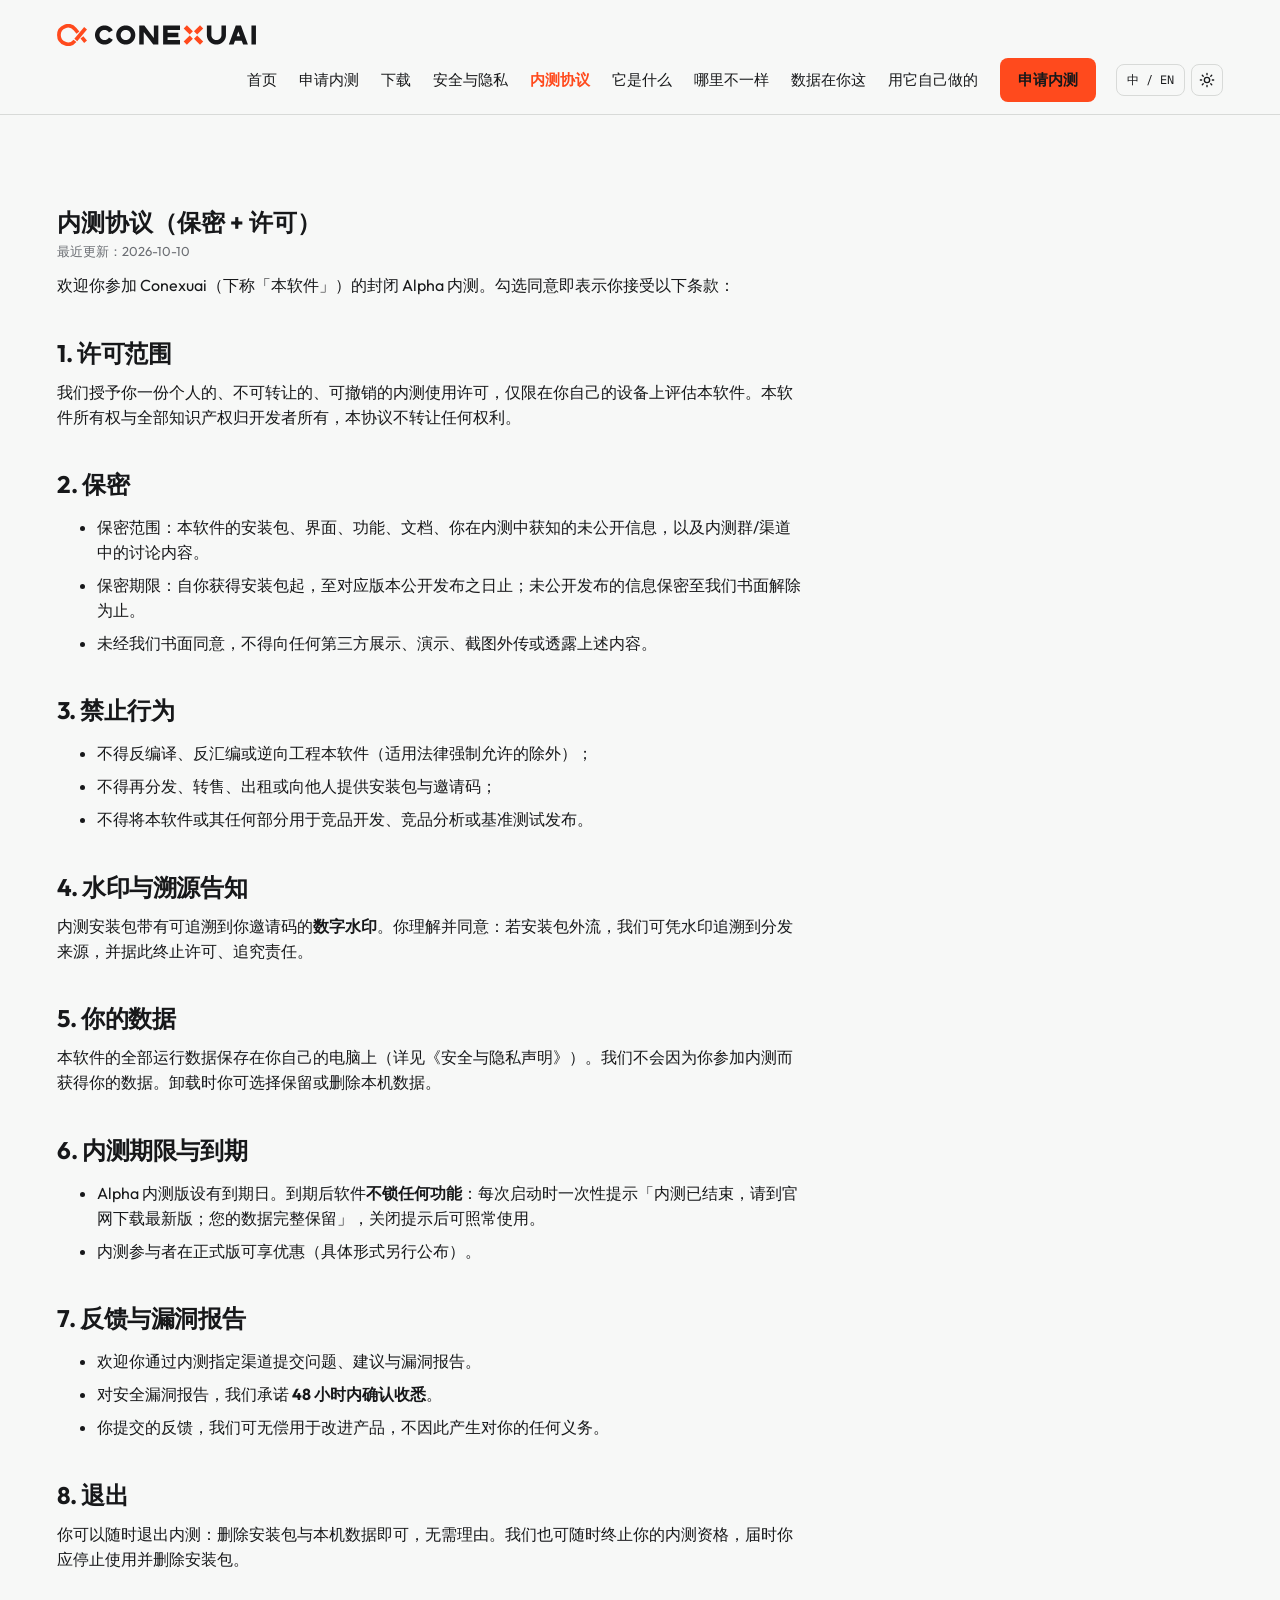
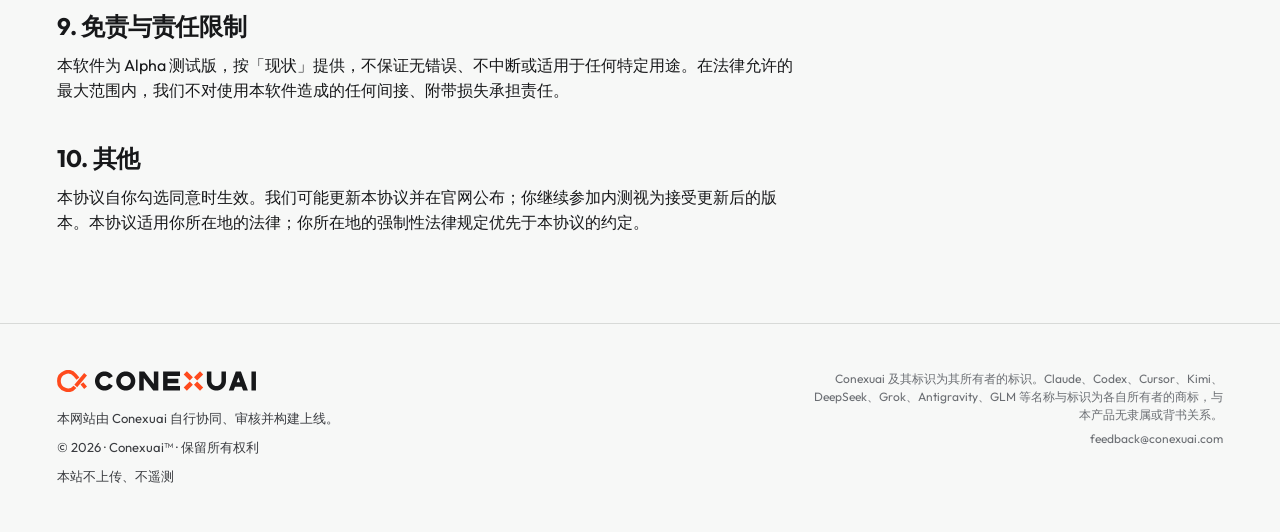
<file: terms/index.html>
<!doctype html>
<html lang="zh-CN">
<head>
<meta charset="utf-8">
<meta name="viewport" content="width=device-width, initial-scale=1">
<title>内测协议 · Conexuai</title>
<meta name="description" content="Conexuai 封闭 Alpha 内测协议：保密范围与期限、禁止行为、水印溯源、数据归属、退出方式。">
<link rel="canonical" href="https://conexuai.com/terms/">
<link rel="alternate" hreflang="zh-CN" href="https://conexuai.com/terms/">
<link rel="alternate" hreflang="en" href="https://conexuai.com/en/terms/">
<meta property="og:type" content="website">
<meta property="og:title" content="内测协议 · Conexuai">
<meta property="og:description" content="Conexuai 封闭 Alpha 内测协议：保密范围与期限、禁止行为、水印溯源、数据归属、退出方式。">
<meta property="og:url" content="https://conexuai.com/terms/">
<meta property="og:image" content="https://conexuai.com/assets/img/og.png?v=20261107">
<meta name="color-scheme" content="light dark">
<link rel="icon" href="/assets/img/favicon.ico?v=20261107" sizes="any">
<link rel="icon" href="/assets/img/favicon.svg?v=20261107" type="image/svg+xml">
<link rel="apple-touch-icon" href="/assets/img/apple-touch-icon.png?v=20261107">
<script src="/assets/boot.js"></script>
<link rel="preload" href="/assets/fonts/outfit-latin-400-normal.woff2" as="font" type="font/woff2" crossorigin>
<link rel="preload" href="/assets/fonts/outfit-latin-700-normal.woff2" as="font" type="font/woff2" crossorigin>
<link rel="preload" href="/assets/fonts/outfit-latin-600-normal.woff2" as="font" type="font/woff2" crossorigin>
<link rel="preload" href="/assets/fonts/geist-mono-latin-400-normal.woff2" as="font" type="font/woff2" crossorigin>
<link rel="stylesheet" href="/assets/tokens.css">
<link rel="stylesheet" href="/assets/site.css">
<link rel="stylesheet" href="/assets/home.css">
<link rel="stylesheet" href="/assets/nav.css">
</head>
<body>
<a class="skip" href="#main">跳到正文</a>
<header class="hd" id="top">
  <a class="brand" href="/" aria-label="Conexuai">
    <span class="logo">
      <img class="on-light" src="/assets/img/lockup-h-light.svg?v=20261107h1" alt="Conexuai" width="199.519" height="22.013">
      <img class="on-dark" src="/assets/img/lockup-h-dark.svg?v=20261107h1" alt="Conexuai" width="199.519" height="22.013">
    </span>
  </a>
  <nav class="nav">
    <button class="tool tool-icon nav-toggle" type="button" aria-expanded="false" aria-controls="nav-panel" aria-label="打开菜单" data-open-label="打开菜单" data-close-label="关闭菜单"><svg class="icon-open" width="16" height="16" viewBox="0 0 24 24" fill="none" stroke="currentColor" stroke-width="2" stroke-linecap="round" aria-hidden="true"><path d="M4 7h16M4 12h16M4 17h16"/></svg><svg class="icon-close" width="16" height="16" viewBox="0 0 24 24" fill="none" stroke="currentColor" stroke-width="2" stroke-linecap="round" aria-hidden="true"><path d="M6 6l12 12M18 6L6 18"/></svg></button>
    <div class="nav-panel" id="nav-panel">
      <span class="nav-links">
        <a href="/">首页</a>
        <a href="/apply/">申请内测</a>
        <a href="/download/">下载</a>
        <a href="/security/">安全与隐私</a>
        <a class="nav-terms" href="/terms/" aria-current="page">内测协议</a>
      </span>
      <span class="nav-anchors">
        <a href="/#what">它是什么</a>
        <a href="/#diff">哪里不一样</a>
        <a href="/#data">数据在你这</a>
        <a href="/#proof">用它自己做的</a>
      </span>
      <span class="nav-fold">
        <a href="/terms/">内测协议</a>
      </span>
      <a class="btn btn-primary cta-sm" href="/apply/">申请内测</a>
    </div>
    <span class="tools">
      <a class="tool" id="lang" href="/en/terms/" hreflang="en" aria-label="切换语言">中 / EN</a>
      <button class="tool tool-icon" id="theme" type="button" aria-label="切换深浅模式"><svg class="on-light" width="16" height="16" viewBox="0 0 24 24" fill="none" stroke="currentColor" stroke-width="2" stroke-linecap="round" stroke-linejoin="round" aria-hidden="true"><circle cx="12" cy="12" r="4"/><path d="M12 2v2M12 20v2M4.93 4.93l1.41 1.41M17.66 17.66l1.41 1.41M2 12h2M20 12h2M4.93 19.07l1.41-1.41M17.66 6.34l1.41-1.41"/></svg><svg class="on-dark" width="16" height="16" viewBox="0 0 24 24" fill="none" stroke="currentColor" stroke-width="2" stroke-linecap="round" stroke-linejoin="round" aria-hidden="true"><path d="M21 12.8A9 9 0 1 1 11.2 3a7 7 0 0 0 9.8 9.8z"/></svg></button>
    </span>
  </nav>
</header>
<main id="main" class="sec">
  <article class="prose">
    <h1>内测协议（保密 + 许可）</h1>
    <p class="hint">最近更新：2026-10-10</p>
    <p>欢迎你参加 Conexuai（下称「本软件」）的封闭 Alpha 内测。勾选同意即表示你接受以下条款：</p>

    <h2>1. 许可范围</h2>
    <p>我们授予你一份个人的、不可转让的、可撤销的内测使用许可，仅限在你自己的设备上评估本软件。本软件所有权与全部知识产权归开发者所有，本协议不转让任何权利。</p>

    <h2>2. 保密</h2>
    <ul>
      <li>保密范围：本软件的安装包、界面、功能、文档、你在内测中获知的未公开信息，以及内测群/渠道中的讨论内容。</li>
      <li>保密期限：自你获得安装包起，至对应版本公开发布之日止；未公开发布的信息保密至我们书面解除为止。</li>
      <li>未经我们书面同意，不得向任何第三方展示、演示、截图外传或透露上述内容。</li>
    </ul>

    <h2>3. 禁止行为</h2>
    <ul>
      <li>不得反编译、反汇编或逆向工程本软件（适用法律强制允许的除外）；</li>
      <li>不得再分发、转售、出租或向他人提供安装包与邀请码；</li>
      <li>不得将本软件或其任何部分用于竞品开发、竞品分析或基准测试发布。</li>
    </ul>

    <h2>4. 水印与溯源告知</h2>
    <p>内测安装包带有可追溯到你邀请码的<strong>数字水印</strong>。你理解并同意：若安装包外流，我们可凭水印追溯到分发来源，并据此终止许可、追究责任。</p>

    <h2>5. 你的数据</h2>
    <p>本软件的全部运行数据保存在你自己的电脑上（详见《安全与隐私声明》）。我们不会因为你参加内测而获得你的数据。卸载时你可选择保留或删除本机数据。</p>

    <h2>6. 内测期限与到期</h2>
    <ul>
      <li>Alpha 内测版设有到期日。到期后软件<strong>不锁任何功能</strong>：每次启动时一次性提示「内测已结束，请到官网下载最新版；您的数据完整保留」，关闭提示后可照常使用。</li>
      <li>内测参与者在正式版可享优惠（具体形式另行公布）。</li>
    </ul>

    <h2>7. 反馈与漏洞报告</h2>
    <ul>
      <li>欢迎你通过内测指定渠道提交问题、建议与漏洞报告。</li>
      <li>对安全漏洞报告，我们承诺 <strong>48 小时内确认收悉</strong>。</li>
      <li>你提交的反馈，我们可无偿用于改进产品，不因此产生对你的任何义务。</li>
    </ul>

    <h2>8. 退出</h2>
    <p>你可以随时退出内测：删除安装包与本机数据即可，无需理由。我们也可随时终止你的内测资格，届时你应停止使用并删除安装包。</p>

    <h2>9. 免责与责任限制</h2>
    <p>本软件为 Alpha 测试版，按「现状」提供，不保证无错误、不中断或适用于任何特定用途。在法律允许的最大范围内，我们不对使用本软件造成的任何间接、附带损失承担责任。</p>

    <h2>10. 其他</h2>
    <p>本协议自你勾选同意时生效。我们可能更新本协议并在官网公布；你继续参加内测视为接受更新后的版本。本协议适用你所在地的法律；你所在地的强制性法律规定优先于本协议的约定。</p>
  </article>
</main>
<footer class="ft">
  <div class="ft-l">
    <div class="ft-lock">
      <span class="logo">
        <img class="on-light" src="/assets/img/lockup-h-light.svg?v=20261107h2" alt="Conexuai" width="250.158" height="27.6">
        <img class="on-dark" src="/assets/img/lockup-h-dark.svg?v=20261107h2" alt="Conexuai" width="250.158" height="27.6">
      </span>
    </div>
    <p class="ft-fact">本网站由 Conexuai 自行协同、审核并构建上线。</p>
    <p class="ft-copy">© 2026 · Conexuai™ · 保留所有权利</p>
    <p class="ft-local">本站不上传、不遥测</p>
  </div>
  <div class="ft-r">
    <span>Conexuai 及其标识为其所有者的标识。Claude、Codex、Cursor、Kimi、DeepSeek、Grok、Antigravity、GLM 等名称与标识为各自所有者的商标，与本产品无隶属或背书关系。</span>
    <a href="mailto:feedback@conexuai.com">feedback@conexuai.com</a>
  </div>
</footer>
</body>
</html>
</file>
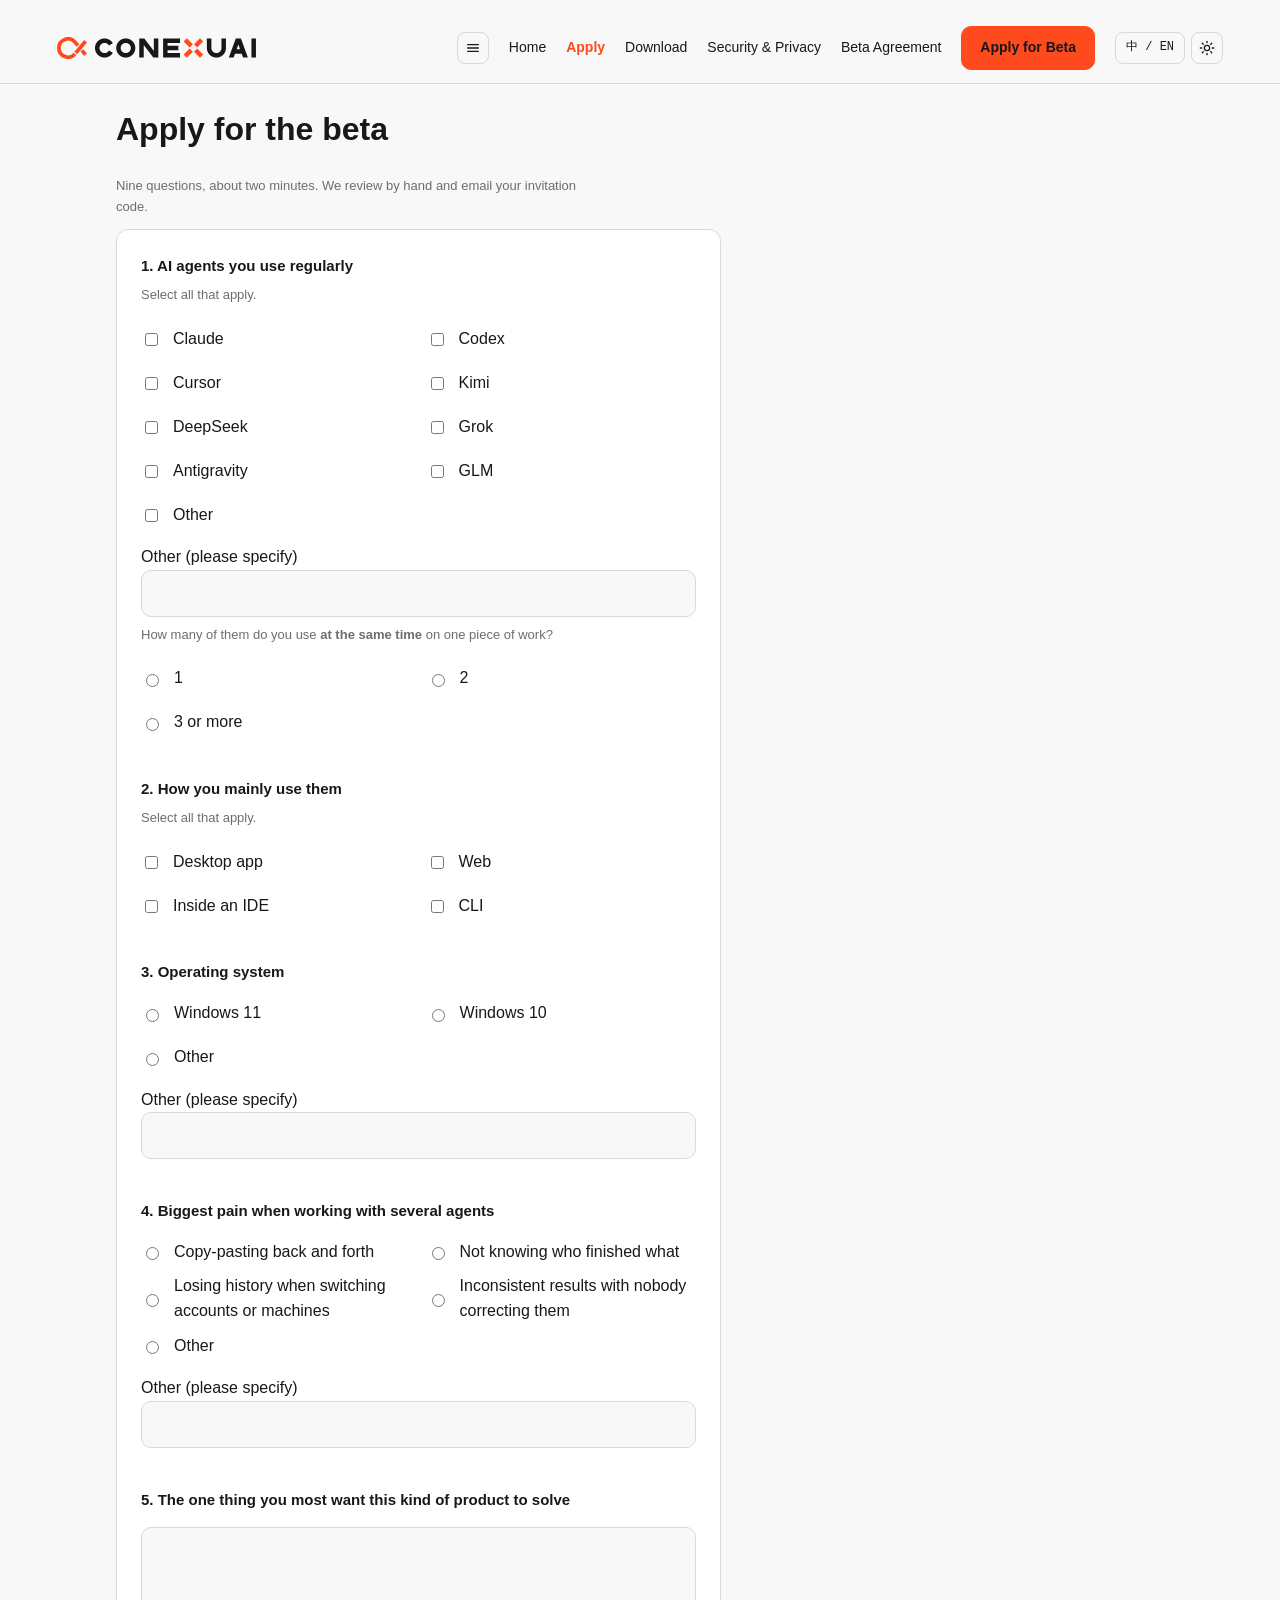
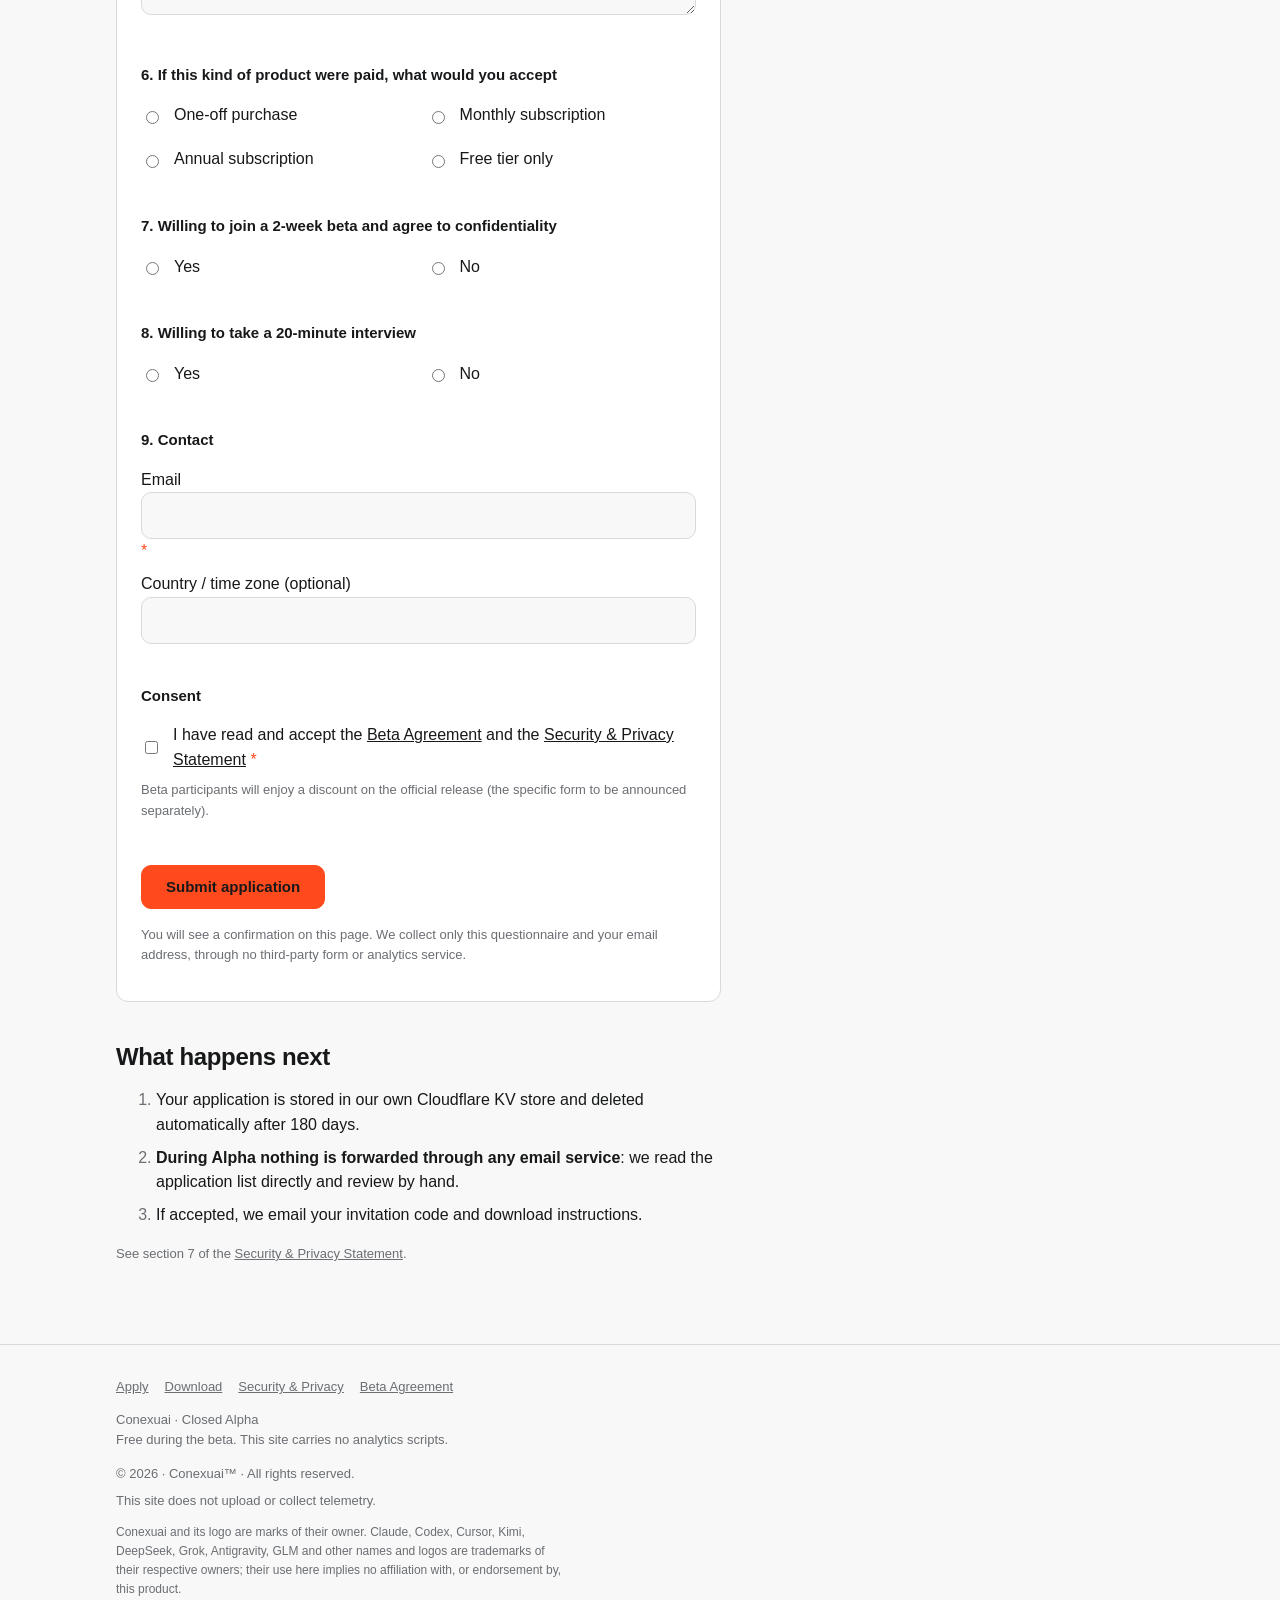
<file: en/apply/index.html>
<!doctype html>
<html lang="en">
<head>
<meta charset="utf-8">
<meta name="viewport" content="width=device-width, initial-scale=1">
<title>Apply for the beta · Conexuai</title>
<meta name="description" content="Nine questions to apply for the Conexuai closed Alpha. No third-party form or analytics service.">
<link rel="canonical" href="https://conexuai.com/en/apply/">
<link rel="alternate" hreflang="en" href="https://conexuai.com/en/apply/">
<link rel="alternate" hreflang="zh-CN" href="https://conexuai.com/apply/">
<meta property="og:type" content="website">
<meta property="og:title" content="Apply for the beta · Conexuai">
<meta property="og:description" content="Nine questions to apply for the Conexuai closed Alpha. No third-party form or analytics service.">
<meta property="og:url" content="https://conexuai.com/en/apply/">
<meta property="og:image" content="https://conexuai.com/assets/img/og.png?v=20261107">
<link rel="icon" href="/assets/img/favicon.ico?v=20261107" sizes="any">
<link rel="icon" href="/assets/img/favicon.svg?v=20261107" type="image/svg+xml">
<link rel="apple-touch-icon" href="/assets/img/apple-touch-icon.png?v=20261107">
<meta name="color-scheme" content="light dark">
<script src="/assets/boot.js"></script>
<link rel="stylesheet" href="/assets/tokens.css">
<link rel="stylesheet" href="/assets/site.css">
<link rel="stylesheet" href="/assets/nav.css">
</head>
<body>
<a class="skip" href="#main">Skip to content</a>
<header class="hd" id="top">
  <a class="brand" href="/en/" aria-label="Conexuai">
    <span class="logo">
      <img class="on-light" src="/assets/img/lockup-h-light.svg?v=20261107h1" alt="Conexuai" width="199.519" height="22.013">
      <img class="on-dark" src="/assets/img/lockup-h-dark.svg?v=20261107h1" alt="Conexuai" width="199.519" height="22.013">
    </span>
  </a>
  <nav class="nav">
    <button class="tool tool-icon nav-toggle" type="button" aria-expanded="false" aria-controls="nav-panel" aria-label="Open menu" data-open-label="Open menu" data-close-label="Close menu"><svg class="icon-open" width="16" height="16" viewBox="0 0 24 24" fill="none" stroke="currentColor" stroke-width="2" stroke-linecap="round" aria-hidden="true"><path d="M4 7h16M4 12h16M4 17h16"/></svg><svg class="icon-close" width="16" height="16" viewBox="0 0 24 24" fill="none" stroke="currentColor" stroke-width="2" stroke-linecap="round" aria-hidden="true"><path d="M6 6l12 12M18 6L6 18"/></svg></button>
    <div class="nav-panel" id="nav-panel">
      <span class="nav-links">
        <a href="/en/">Home</a>
        <a href="/en/apply/" aria-current="page">Apply</a>
        <a href="/en/download/">Download</a>
        <a href="/en/security/">Security & Privacy</a>
        <a class="nav-terms" href="/en/terms/">Beta Agreement</a>
      </span>
      <span class="nav-anchors">
        <a href="/en/#what">What it is</a>
        <a href="/en/#diff">What's different</a>
        <a href="/en/#data">Your data stays with you</a>
        <a href="/en/#proof">Built with itself</a>
        <a class="nav-terms-menu" href="/en/terms/">Beta Agreement</a>
      </span>
      <a class="btn btn-primary cta-sm" href="/en/apply/">Apply for Beta</a>
    </div>
    <span class="tools">
      <a class="tool" id="lang" href="/apply/" hreflang="zh-CN" aria-label="Switch language">中 / EN</a>
      <button class="tool tool-icon" id="theme" type="button" aria-label="Toggle light / dark mode"><svg class="on-light" width="16" height="16" viewBox="0 0 24 24" fill="none" stroke="currentColor" stroke-width="2" stroke-linecap="round" stroke-linejoin="round" aria-hidden="true"><circle cx="12" cy="12" r="4"/><path d="M12 2v2M12 20v2M4.93 4.93l1.41 1.41M17.66 17.66l1.41 1.41M2 12h2M20 12h2M4.93 19.07l1.41-1.41M17.66 6.34l1.41-1.41"/></svg><svg class="on-dark" width="16" height="16" viewBox="0 0 24 24" fill="none" stroke="currentColor" stroke-width="2" stroke-linecap="round" stroke-linejoin="round" aria-hidden="true"><path d="M21 12.8A9 9 0 1 1 11.2 3a7 7 0 0 0 9.8 9.8z"/></svg></button>
    </span>
  </nav>
</header>
<main id="main">
  <div class="wrap prose">
    <h1>Apply for the beta</h1>
    <p class="hint">Nine questions, about two minutes. We review by hand and email your invitation code.</p>

    <form class="card" method="post" action="/api/apply" id="apply-form">
      <div class="trap" aria-hidden="true"><label>Leave this field empty<input type="text" name="website" tabindex="-1" autocomplete="off"></label></div>

      <fieldset>
        <legend>1. AI agents you use regularly</legend>
        <p class="hint">Select all that apply.</p>
      <div class="opts">
        <label class="opt"><input type="checkbox" name="q1_agents" value="claude"><span>Claude</span></label>
        <label class="opt"><input type="checkbox" name="q1_agents" value="codex"><span>Codex</span></label>
        <label class="opt"><input type="checkbox" name="q1_agents" value="cursor"><span>Cursor</span></label>
        <label class="opt"><input type="checkbox" name="q1_agents" value="kimi"><span>Kimi</span></label>
        <label class="opt"><input type="checkbox" name="q1_agents" value="deepseek"><span>DeepSeek</span></label>
        <label class="opt"><input type="checkbox" name="q1_agents" value="grok"><span>Grok</span></label>
        <label class="opt"><input type="checkbox" name="q1_agents" value="antigravity"><span>Antigravity</span></label>
        <label class="opt"><input type="checkbox" name="q1_agents" value="glm"><span>GLM</span></label>
        <label class="opt"><input type="checkbox" name="q1_agents" value="other"><span>Other</span></label>
      </div>
        <label>Other (please specify)<input type="text" name="q1_other" maxlength="80"></label>
        <p class="hint">How many of them do you use <strong>at the same time</strong> on one piece of work?</p>
      <div class="opts">
        <label class="opt"><input type="radio" name="q1_concurrent" value="1"><span>1</span></label>
        <label class="opt"><input type="radio" name="q1_concurrent" value="2"><span>2</span></label>
        <label class="opt"><input type="radio" name="q1_concurrent" value="3plus"><span>3 or more</span></label>
      </div>
      </fieldset>

      <fieldset>
        <legend>2. How you mainly use them</legend>
        <p class="hint">Select all that apply.</p>
      <div class="opts">
        <label class="opt"><input type="checkbox" name="q2_form" value="desktop"><span>Desktop app</span></label>
        <label class="opt"><input type="checkbox" name="q2_form" value="web"><span>Web</span></label>
        <label class="opt"><input type="checkbox" name="q2_form" value="ide"><span>Inside an IDE</span></label>
        <label class="opt"><input type="checkbox" name="q2_form" value="cli"><span>CLI</span></label>
      </div>
      </fieldset>

      <fieldset>
        <legend>3. Operating system</legend>
      <div class="opts">
        <label class="opt"><input type="radio" name="q3_os" value="win11"><span>Windows 11</span></label>
        <label class="opt"><input type="radio" name="q3_os" value="win10"><span>Windows 10</span></label>
        <label class="opt"><input type="radio" name="q3_os" value="other"><span>Other</span></label>
      </div>
        <label>Other (please specify)<input type="text" name="q3_other" maxlength="80"></label>
      </fieldset>

      <fieldset>
        <legend>4. Biggest pain when working with several agents</legend>
      <div class="opts">
        <label class="opt"><input type="radio" name="q4_pain" value="paste"><span>Copy-pasting back and forth</span></label>
        <label class="opt"><input type="radio" name="q4_pain" value="unknown"><span>Not knowing who finished what</span></label>
        <label class="opt"><input type="radio" name="q4_pain" value="lost"><span>Losing history when switching accounts or machines</span></label>
        <label class="opt"><input type="radio" name="q4_pain" value="inconsistent"><span>Inconsistent results with nobody correcting them</span></label>
        <label class="opt"><input type="radio" name="q4_pain" value="other"><span>Other</span></label>
      </div>
        <label>Other (please specify)<input type="text" name="q4_other" maxlength="120"></label>
      </fieldset>

      <fieldset>
        <legend>5. The one thing you most want this kind of product to solve</legend>
        <label><textarea name="q5_wish" maxlength="600"></textarea></label>
      </fieldset>

      <fieldset>
        <legend>6. If this kind of product were paid, what would you accept</legend>
      <div class="opts">
        <label class="opt"><input type="radio" name="q6_pricing" value="onetime"><span>One-off purchase</span></label>
        <label class="opt"><input type="radio" name="q6_pricing" value="monthly"><span>Monthly subscription</span></label>
        <label class="opt"><input type="radio" name="q6_pricing" value="yearly"><span>Annual subscription</span></label>
        <label class="opt"><input type="radio" name="q6_pricing" value="freeonly"><span>Free tier only</span></label>
      </div>
      </fieldset>

      <fieldset>
        <legend>7. Willing to join a 2-week beta and agree to confidentiality</legend>
      <div class="opts">
        <label class="opt"><input type="radio" name="q7_join" value="yes"><span>Yes</span></label>
        <label class="opt"><input type="radio" name="q7_join" value="no"><span>No</span></label>
      </div>
      </fieldset>

      <fieldset>
        <legend>8. Willing to take a 20-minute interview</legend>
      <div class="opts">
        <label class="opt"><input type="radio" name="q8_interview" value="yes"><span>Yes</span></label>
        <label class="opt"><input type="radio" name="q8_interview" value="no"><span>No</span></label>
      </div>
      </fieldset>

      <fieldset>
        <legend>9. Contact</legend>
        <label class="req">Email<input type="email" name="q9_email" required autocomplete="email" maxlength="160"></label>
        <label>Country / time zone (optional)<input type="text" name="q9_region" maxlength="80"></label>
      </fieldset>

      <fieldset>
        <legend>Consent</legend>
        <label class="opt">
          <input type="checkbox" name="agree" value="1" required>
          <span class="req">I have read and accept the <a href="/en/terms/">Beta Agreement</a> and the <a href="/en/security/">Security &amp; Privacy Statement</a></span>
        </label>
        <p class="hint">Beta participants will enjoy a discount on the official release (the specific form to be announced separately).</p>
      </fieldset>

      <div class="cf-turnstile" data-sitekey="" data-appearance="interaction-only"></div>

      <p><button class="btn btn-primary" type="submit">Submit application</button></p>
      <p class="hint" id="apply-note">You will see a confirmation on this page. We collect only this questionnaire and your email address, through no third-party form or analytics service.</p>
    </form>

    <h2>What happens next</h2>
    <ol>
      <li>Your application is stored in our own Cloudflare KV store and deleted automatically after 180 days.</li>
      <li><strong>During Alpha nothing is forwarded through any email service</strong>: we read the application list directly and review by hand.</li>
      <li>If accepted, we email your invitation code and download instructions.</li>
    </ol>
    <p class="hint">See section 7 of the <a href="/en/security/">Security &amp; Privacy Statement</a>.</p>
  </div>
</main>
<footer class="site-foot">
  <div class="wrap">
    <nav>
        <a href="/en/apply/">Apply</a>
        <a href="/en/download/">Download</a>
        <a href="/en/security/">Security & Privacy</a>
        <a href="/en/terms/">Beta Agreement</a>
    </nav>
    <p>Conexuai · Closed Alpha<br>Free during the beta. This site carries no analytics scripts.</p>
    <p class="ft-copy">© 2026 · Conexuai™ · All rights reserved.</p>
    <p class="ft-local">This site does not upload or collect telemetry.</p>
    <p class="legal">Conexuai and its logo are marks of their owner. Claude, Codex, Cursor, Kimi, DeepSeek, Grok, Antigravity, GLM and other names and logos are trademarks of their respective owners; their use here implies no affiliation with, or endorsement by, this product.</p>
  </div>
</footer>
<script src="/assets/apply.js" defer></script>
</body>
</html>
</file>
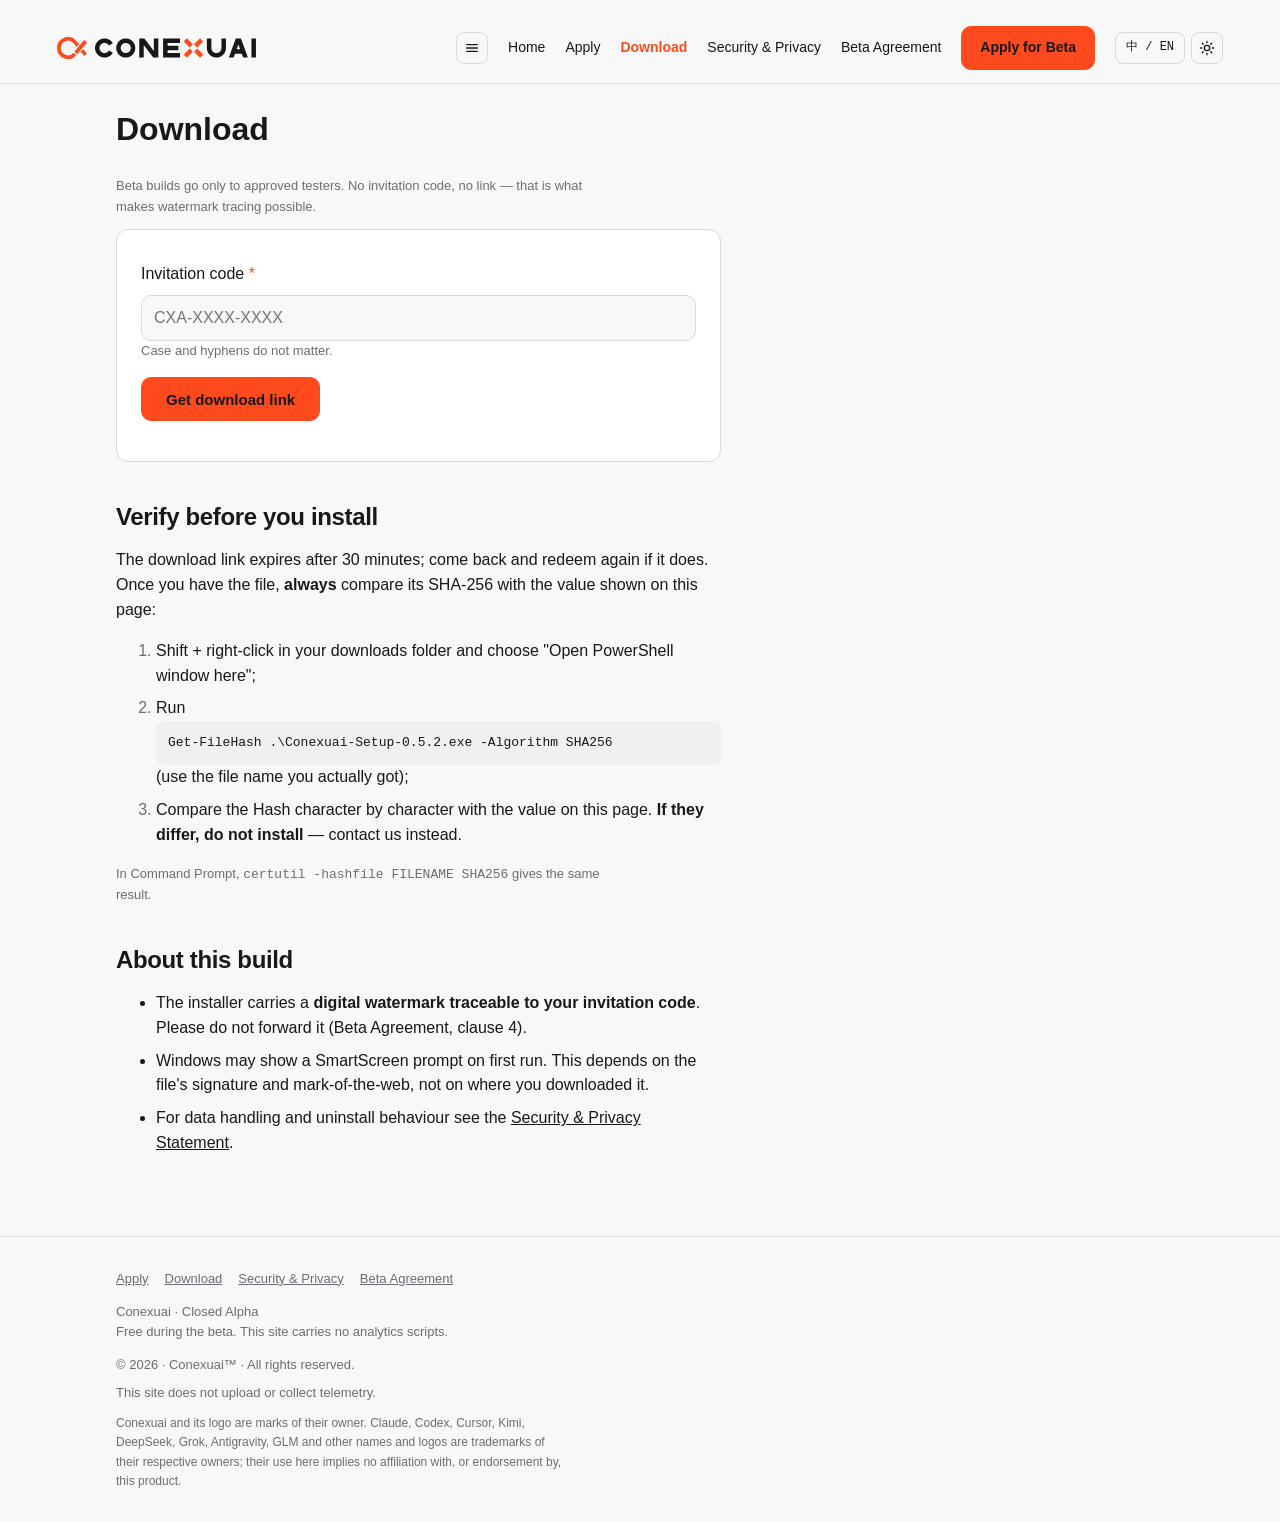
<file: en/download/index.html>
<!doctype html>
<html lang="en">
<head>
<meta charset="utf-8">
<meta name="viewport" content="width=device-width, initial-scale=1">
<title>Download · Conexuai</title>
<meta name="description" content="Redeem your invitation code for a time-limited download link and verify the published SHA-256.">
<link rel="canonical" href="https://conexuai.com/en/download/">
<link rel="alternate" hreflang="en" href="https://conexuai.com/en/download/">
<link rel="alternate" hreflang="zh-CN" href="https://conexuai.com/download/">
<meta property="og:type" content="website">
<meta property="og:title" content="Download · Conexuai">
<meta property="og:description" content="Redeem your invitation code for a time-limited download link and verify the published SHA-256.">
<meta property="og:url" content="https://conexuai.com/en/download/">
<meta property="og:image" content="https://conexuai.com/assets/img/og.png?v=20261107">
<link rel="icon" href="/assets/img/favicon.ico?v=20261107" sizes="any">
<link rel="icon" href="/assets/img/favicon.svg?v=20261107" type="image/svg+xml">
<link rel="apple-touch-icon" href="/assets/img/apple-touch-icon.png?v=20261107">
<meta name="color-scheme" content="light dark">
<script src="/assets/boot.js"></script>
<link rel="stylesheet" href="/assets/tokens.css">
<link rel="stylesheet" href="/assets/site.css">
<link rel="stylesheet" href="/assets/nav.css">
</head>
<body>
<a class="skip" href="#main">Skip to content</a>
<header class="hd" id="top">
  <a class="brand" href="/en/" aria-label="Conexuai">
    <span class="logo">
      <img class="on-light" src="/assets/img/lockup-h-light.svg?v=20261107h1" alt="Conexuai" width="199.519" height="22.013">
      <img class="on-dark" src="/assets/img/lockup-h-dark.svg?v=20261107h1" alt="Conexuai" width="199.519" height="22.013">
    </span>
  </a>
  <nav class="nav">
    <button class="tool tool-icon nav-toggle" type="button" aria-expanded="false" aria-controls="nav-panel" aria-label="Open menu" data-open-label="Open menu" data-close-label="Close menu"><svg class="icon-open" width="16" height="16" viewBox="0 0 24 24" fill="none" stroke="currentColor" stroke-width="2" stroke-linecap="round" aria-hidden="true"><path d="M4 7h16M4 12h16M4 17h16"/></svg><svg class="icon-close" width="16" height="16" viewBox="0 0 24 24" fill="none" stroke="currentColor" stroke-width="2" stroke-linecap="round" aria-hidden="true"><path d="M6 6l12 12M18 6L6 18"/></svg></button>
    <div class="nav-panel" id="nav-panel">
      <span class="nav-links">
        <a href="/en/">Home</a>
        <a href="/en/apply/">Apply</a>
        <a href="/en/download/" aria-current="page">Download</a>
        <a href="/en/security/">Security & Privacy</a>
        <a class="nav-terms" href="/en/terms/">Beta Agreement</a>
      </span>
      <span class="nav-anchors">
        <a href="/en/#what">What it is</a>
        <a href="/en/#diff">What's different</a>
        <a href="/en/#data">Your data stays with you</a>
        <a href="/en/#proof">Built with itself</a>
        <a class="nav-terms-menu" href="/en/terms/">Beta Agreement</a>
      </span>
      <a class="btn btn-primary cta-sm" href="/en/apply/">Apply for Beta</a>
    </div>
    <span class="tools">
      <a class="tool" id="lang" href="/download/" hreflang="zh-CN" aria-label="Switch language">中 / EN</a>
      <button class="tool tool-icon" id="theme" type="button" aria-label="Toggle light / dark mode"><svg class="on-light" width="16" height="16" viewBox="0 0 24 24" fill="none" stroke="currentColor" stroke-width="2" stroke-linecap="round" stroke-linejoin="round" aria-hidden="true"><circle cx="12" cy="12" r="4"/><path d="M12 2v2M12 20v2M4.93 4.93l1.41 1.41M17.66 17.66l1.41 1.41M2 12h2M20 12h2M4.93 19.07l1.41-1.41M17.66 6.34l1.41-1.41"/></svg><svg class="on-dark" width="16" height="16" viewBox="0 0 24 24" fill="none" stroke="currentColor" stroke-width="2" stroke-linecap="round" stroke-linejoin="round" aria-hidden="true"><path d="M21 12.8A9 9 0 1 1 11.2 3a7 7 0 0 0 9.8 9.8z"/></svg></button>
    </span>
  </nav>
</header>
<main id="main">
  <div class="wrap prose">
    <h1>Download</h1>
    <p class="hint">Beta builds go only to approved testers. No invitation code, no link — that is what makes watermark tracing possible.</p>

    <form class="card" method="post" action="/api/redeem" id="redeem-form">
      <label class="req" for="code">Invitation code</label>
      <input type="text" id="code" name="code" required maxlength="24" autocomplete="off"
             spellcheck="false" placeholder="CXA-XXXX-XXXX" pattern="[A-Za-z0-9\- ]{8,24}">
      <p class="hint">Case and hyphens do not matter.</p>
      <p><button class="btn btn-primary" type="submit">Get download link</button></p>
    </form>

    <div id="redeem-out" hidden></div>

    <h2>Verify before you install</h2>
    <p>The download link expires after 30 minutes; come back and redeem again if it does. Once you have the file, <strong>always</strong> compare its SHA-256 with the value shown on this page:</p>
    <ol>
      <li>Shift + right-click in your downloads folder and choose "Open PowerShell window here";</li>
      <li>Run <code class="hash">Get-FileHash .\Conexuai-Setup-0.5.2.exe -Algorithm SHA256</code> (use the file name you actually got);</li>
      <li>Compare the Hash character by character with the value on this page. <strong>If they differ, do not install</strong> — contact us instead.</li>
    </ol>
    <p class="hint">In Command Prompt, <code>certutil -hashfile FILENAME SHA256</code> gives the same result.</p>

    <h2>About this build</h2>
    <ul>
      <li>The installer carries a <strong>digital watermark traceable to your invitation code</strong>. Please do not forward it (Beta Agreement, clause 4).</li>
      <li>Windows may show a SmartScreen prompt on first run. This depends on the file's signature and mark-of-the-web, not on where you downloaded it.</li>
      <li>For data handling and uninstall behaviour see the <a href="/en/security/">Security &amp; Privacy Statement</a>.</li>
    </ul>
  </div>
</main>
<footer class="site-foot">
  <div class="wrap">
    <nav>
        <a href="/en/apply/">Apply</a>
        <a href="/en/download/">Download</a>
        <a href="/en/security/">Security & Privacy</a>
        <a href="/en/terms/">Beta Agreement</a>
    </nav>
    <p>Conexuai · Closed Alpha<br>Free during the beta. This site carries no analytics scripts.</p>
    <p class="ft-copy">© 2026 · Conexuai™ · All rights reserved.</p>
    <p class="ft-local">This site does not upload or collect telemetry.</p>
    <p class="legal">Conexuai and its logo are marks of their owner. Claude, Codex, Cursor, Kimi, DeepSeek, Grok, Antigravity, GLM and other names and logos are trademarks of their respective owners; their use here implies no affiliation with, or endorsement by, this product.</p>
  </div>
</footer>
<script src="/assets/download.js" defer></script>
</body>
</html>
</file>
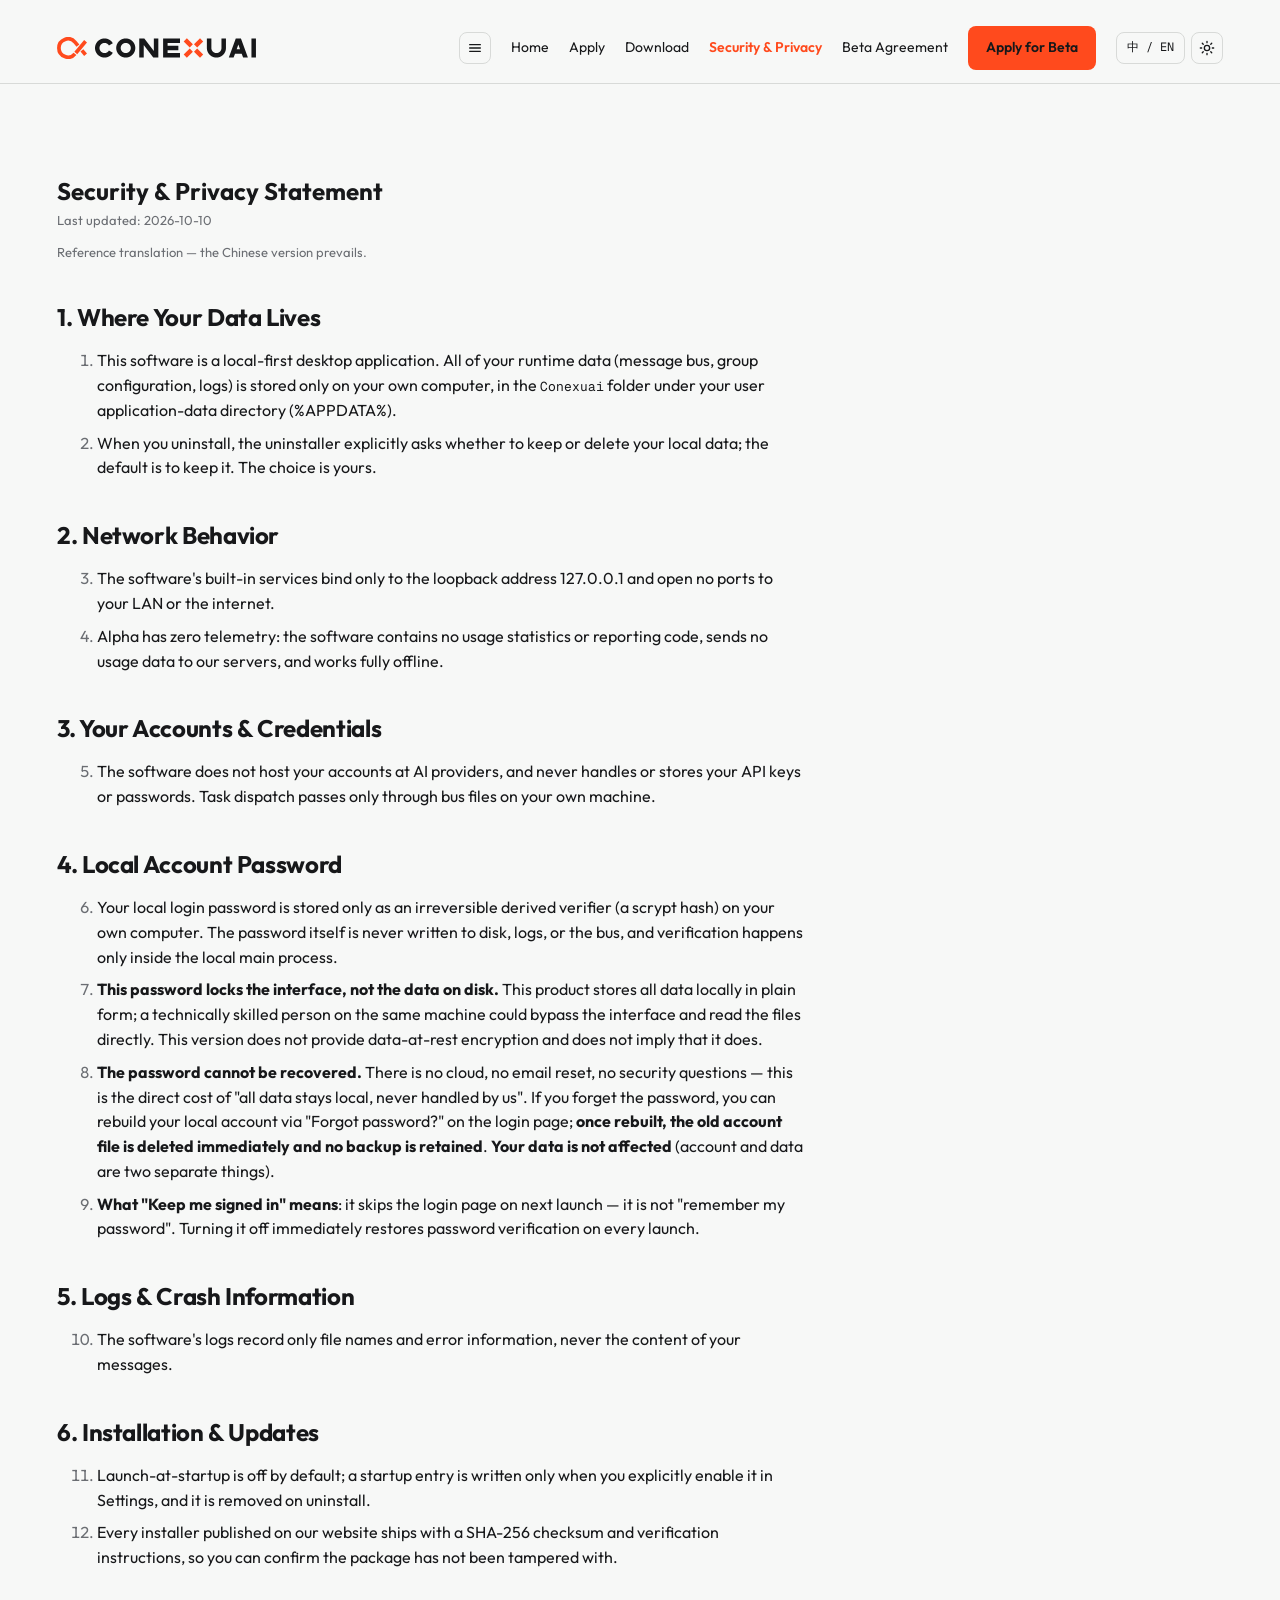
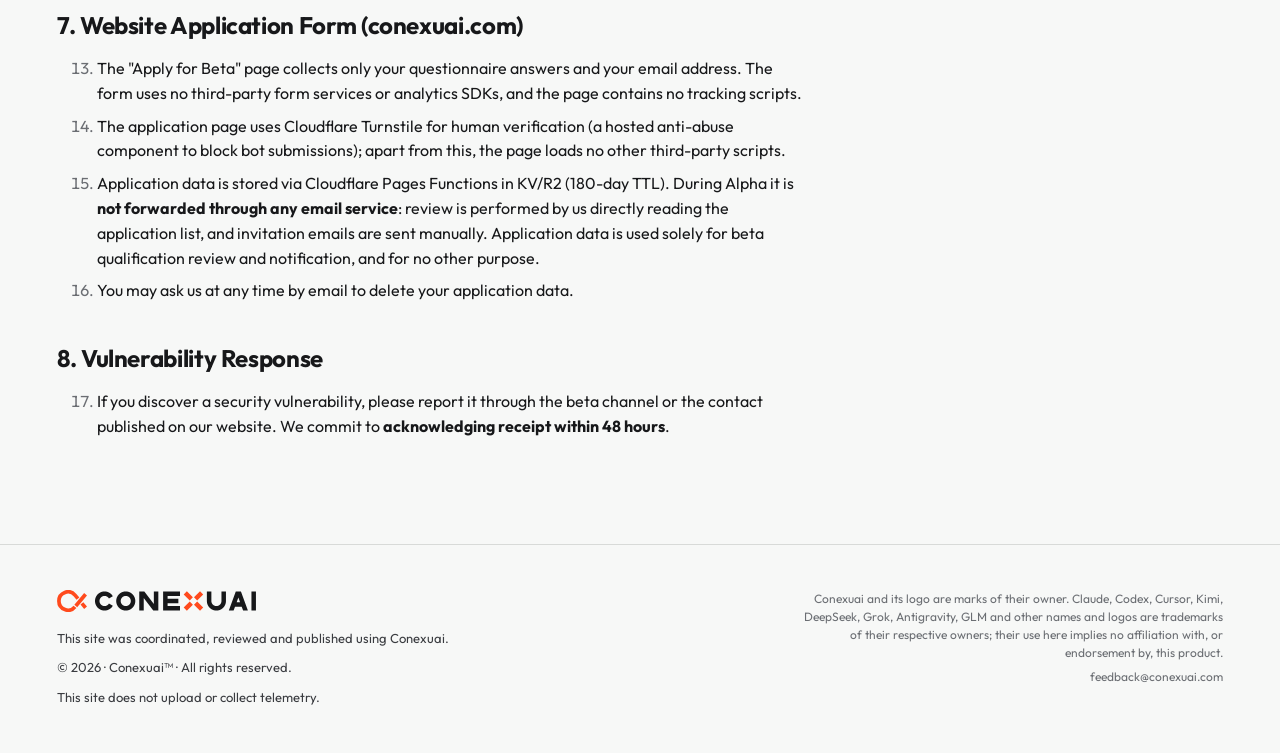
<file: en/security/index.html>
<!doctype html>
<html lang="en">
<head>
<meta charset="utf-8">
<meta name="viewport" content="width=device-width, initial-scale=1">
<title>Security & Privacy Statement · Conexuai</title>
<meta name="description" content="Where Conexuai keeps your data, what it does on the network, what the local password does and does not protect.">
<link rel="canonical" href="https://conexuai.com/en/security/">
<link rel="alternate" hreflang="en" href="https://conexuai.com/en/security/">
<link rel="alternate" hreflang="zh-CN" href="https://conexuai.com/security/">
<meta property="og:type" content="website">
<meta property="og:title" content="Security & Privacy Statement · Conexuai">
<meta property="og:description" content="Where Conexuai keeps your data, what it does on the network, what the local password does and does not protect.">
<meta property="og:url" content="https://conexuai.com/en/security/">
<meta property="og:image" content="https://conexuai.com/assets/img/og.png?v=20261107">
<meta name="color-scheme" content="light dark">
<link rel="icon" href="/assets/img/favicon.ico?v=20261107" sizes="any">
<link rel="icon" href="/assets/img/favicon.svg?v=20261107" type="image/svg+xml">
<link rel="apple-touch-icon" href="/assets/img/apple-touch-icon.png?v=20261107">
<script src="/assets/boot.js"></script>
<link rel="preload" href="/assets/fonts/outfit-latin-400-normal.woff2" as="font" type="font/woff2" crossorigin>
<link rel="preload" href="/assets/fonts/outfit-latin-700-normal.woff2" as="font" type="font/woff2" crossorigin>
<link rel="preload" href="/assets/fonts/outfit-latin-600-normal.woff2" as="font" type="font/woff2" crossorigin>
<link rel="preload" href="/assets/fonts/geist-mono-latin-400-normal.woff2" as="font" type="font/woff2" crossorigin>
<link rel="stylesheet" href="/assets/tokens.css">
<link rel="stylesheet" href="/assets/site.css">
<link rel="stylesheet" href="/assets/home.css">
<link rel="stylesheet" href="/assets/nav.css">
</head>
<body>
<a class="skip" href="#main">Skip to content</a>
<header class="hd" id="top">
  <a class="brand" href="/en/" aria-label="Conexuai">
    <span class="logo">
      <img class="on-light" src="/assets/img/lockup-h-light.svg?v=20261107h1" alt="Conexuai" width="199.519" height="22.013">
      <img class="on-dark" src="/assets/img/lockup-h-dark.svg?v=20261107h1" alt="Conexuai" width="199.519" height="22.013">
    </span>
  </a>
  <nav class="nav">
    <button class="tool tool-icon nav-toggle" type="button" aria-expanded="false" aria-controls="nav-panel" aria-label="Open menu" data-open-label="Open menu" data-close-label="Close menu"><svg class="icon-open" width="16" height="16" viewBox="0 0 24 24" fill="none" stroke="currentColor" stroke-width="2" stroke-linecap="round" aria-hidden="true"><path d="M4 7h16M4 12h16M4 17h16"/></svg><svg class="icon-close" width="16" height="16" viewBox="0 0 24 24" fill="none" stroke="currentColor" stroke-width="2" stroke-linecap="round" aria-hidden="true"><path d="M6 6l12 12M18 6L6 18"/></svg></button>
    <div class="nav-panel" id="nav-panel">
      <span class="nav-links">
        <a href="/en/">Home</a>
        <a href="/en/apply/">Apply</a>
        <a href="/en/download/">Download</a>
        <a href="/en/security/" aria-current="page">Security & Privacy</a>
        <a class="nav-terms" href="/en/terms/">Beta Agreement</a>
      </span>
      <span class="nav-anchors">
        <a href="/en/#what">What it is</a>
        <a href="/en/#diff">What's different</a>
        <a href="/en/#data">Your data stays with you</a>
        <a href="/en/#proof">Built with itself</a>
        <a class="nav-terms-menu" href="/en/terms/">Beta Agreement</a>
      </span>
      <a class="btn btn-primary cta-sm" href="/en/apply/">Apply for Beta</a>
    </div>
    <span class="tools">
      <a class="tool" id="lang" href="/security/" hreflang="zh-CN" aria-label="Switch language">中 / EN</a>
      <button class="tool tool-icon" id="theme" type="button" aria-label="Toggle light / dark mode"><svg class="on-light" width="16" height="16" viewBox="0 0 24 24" fill="none" stroke="currentColor" stroke-width="2" stroke-linecap="round" stroke-linejoin="round" aria-hidden="true"><circle cx="12" cy="12" r="4"/><path d="M12 2v2M12 20v2M4.93 4.93l1.41 1.41M17.66 17.66l1.41 1.41M2 12h2M20 12h2M4.93 19.07l1.41-1.41M17.66 6.34l1.41-1.41"/></svg><svg class="on-dark" width="16" height="16" viewBox="0 0 24 24" fill="none" stroke="currentColor" stroke-width="2" stroke-linecap="round" stroke-linejoin="round" aria-hidden="true"><path d="M21 12.8A9 9 0 1 1 11.2 3a7 7 0 0 0 9.8 9.8z"/></svg></button>
    </span>
  </nav>
</header>
<main id="main" class="sec">
  <article class="prose">
    <h1>Security &amp; Privacy Statement</h1>
    <p class="hint">Last updated: 2026-10-10</p>
    <p class="hint">Reference translation — the Chinese version prevails.</p>

    <h2>1. Where Your Data Lives</h2>
    <ol>
      <li>This software is a local-first desktop application. All of your runtime data (message bus, group configuration, logs) is stored only on your own computer, in the <code>Conexuai</code> folder under your user application-data directory (%APPDATA%).</li>
      <li>When you uninstall, the uninstaller explicitly asks whether to keep or delete your local data; the default is to keep it. The choice is yours.</li>
    </ol>

    <h2>2. Network Behavior</h2>
    <ol start="3">
      <li>The software's built-in services bind only to the loopback address 127.0.0.1 and open no ports to your LAN or the internet.</li>
      <li>Alpha has zero telemetry: the software contains no usage statistics or reporting code, sends no usage data to our servers, and works fully offline.</li>
    </ol>

    <h2>3. Your Accounts &amp; Credentials</h2>
    <ol start="5">
      <li>The software does not host your accounts at AI providers, and never handles or stores your API keys or passwords. Task dispatch passes only through bus files on your own machine.</li>
    </ol>

    <h2>4. Local Account Password</h2>
    <ol start="6">
      <li>Your local login password is stored only as an irreversible derived verifier (a scrypt hash) on your own computer. The password itself is never written to disk, logs, or the bus, and verification happens only inside the local main process.</li>
      <li><strong>This password locks the interface, not the data on disk.</strong> This product stores all data locally in plain form; a technically skilled person on the same machine could bypass the interface and read the files directly. This version does not provide data-at-rest encryption and does not imply that it does.</li>
      <li><strong>The password cannot be recovered.</strong> There is no cloud, no email reset, no security questions — this is the direct cost of "all data stays local, never handled by us". If you forget the password, you can rebuild your local account via "Forgot password?" on the login page; <strong>once rebuilt, the old account file is deleted immediately and no backup is retained</strong>. <strong>Your data is not affected</strong> (account and data are two separate things).</li>
      <li><strong>What "Keep me signed in" means</strong>: it skips the login page on next launch — it is not "remember my password". Turning it off immediately restores password verification on every launch.</li>
    </ol>

    <h2>5. Logs &amp; Crash Information</h2>
    <ol start="10">
      <li>The software's logs record only file names and error information, never the content of your messages.</li>
    </ol>

    <h2>6. Installation &amp; Updates</h2>
    <ol start="11">
      <li>Launch-at-startup is off by default; a startup entry is written only when you explicitly enable it in Settings, and it is removed on uninstall.</li>
      <li>Every installer published on our website ships with a SHA-256 checksum and verification instructions, so you can confirm the package has not been tampered with.</li>
    </ol>

    <h2>7. Website Application Form (conexuai.com)</h2>
    <ol start="13">
      <li>The "Apply for Beta" page collects only your questionnaire answers and your email address. The form uses no third-party form services or analytics SDKs, and the page contains no tracking scripts.</li>
      <li>The application page uses Cloudflare Turnstile for human verification (a hosted anti-abuse component to block bot submissions); apart from this, the page loads no other third-party scripts.</li>
      <li>Application data is stored via Cloudflare Pages Functions in KV/R2 (180-day TTL). During Alpha it is <strong>not forwarded through any email service</strong>: review is performed by us directly reading the application list, and invitation emails are sent manually. Application data is used solely for beta qualification review and notification, and for no other purpose.</li>
      <li>You may ask us at any time by email to delete your application data.</li>
    </ol>

    <h2>8. Vulnerability Response</h2>
    <ol start="17">
      <li>If you discover a security vulnerability, please report it through the beta channel or the contact published on our website. We commit to <strong>acknowledging receipt within 48 hours</strong>.</li>
    </ol>
  </article>
</main>
<footer class="ft">
  <div class="ft-l">
    <div class="ft-lock">
      <span class="logo">
        <img class="on-light" src="/assets/img/lockup-h-light.svg?v=20261107h2" alt="Conexuai" width="250.158" height="27.6">
        <img class="on-dark" src="/assets/img/lockup-h-dark.svg?v=20261107h2" alt="Conexuai" width="250.158" height="27.6">
      </span>
    </div>
    <p class="ft-fact">This site was coordinated, reviewed and published using Conexuai.</p>
    <p class="ft-copy">© 2026 · Conexuai™ · All rights reserved.</p>
    <p class="ft-local">This site does not upload or collect telemetry.</p>
  </div>
  <div class="ft-r">
    <span>Conexuai and its logo are marks of their owner. Claude, Codex, Cursor, Kimi, DeepSeek, Grok, Antigravity, GLM and other names and logos are trademarks of their respective owners; their use here implies no affiliation with, or endorsement by, this product.</span>
    <a href="mailto:feedback@conexuai.com">feedback@conexuai.com</a>
  </div>
</footer>
</body>
</html>
</file>
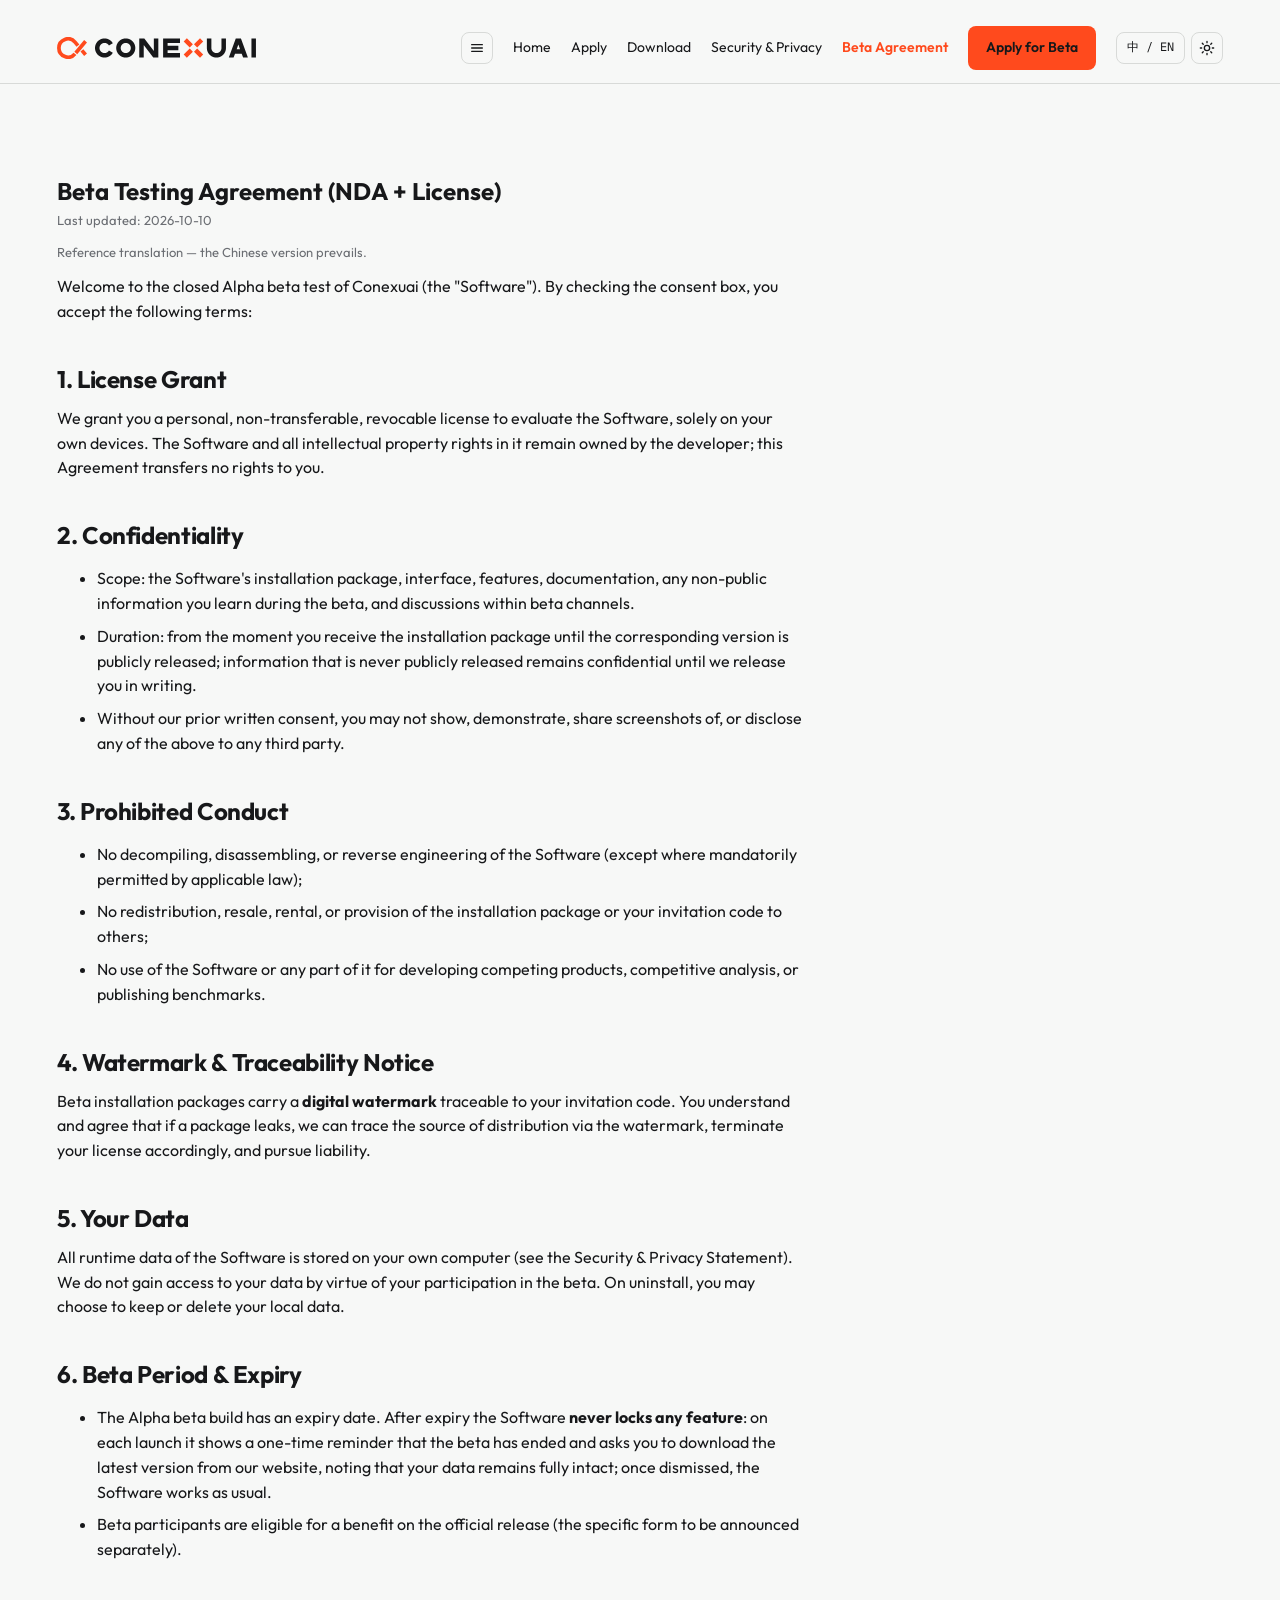
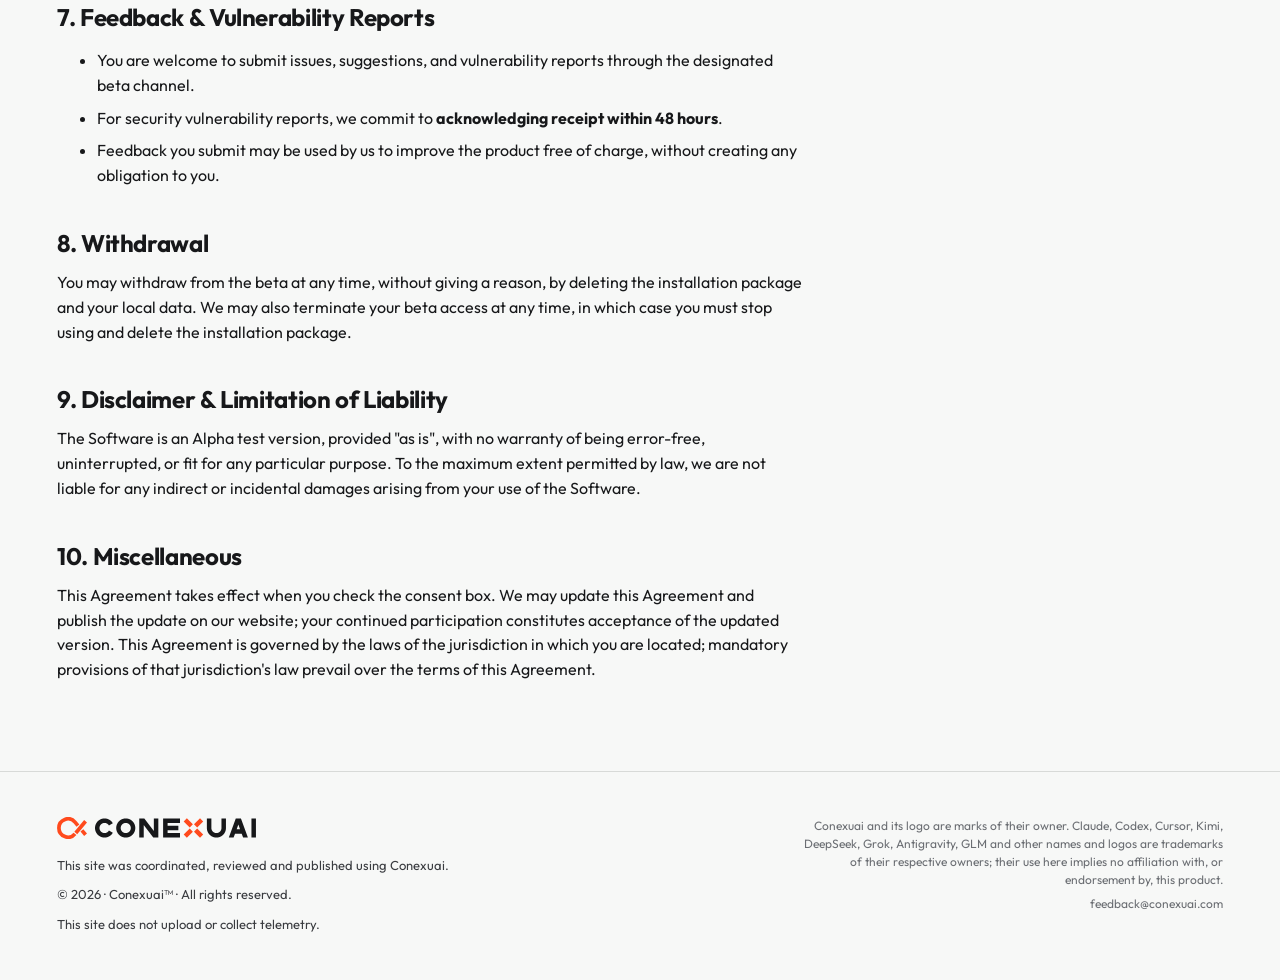
<file: en/terms/index.html>
<!doctype html>
<html lang="en">
<head>
<meta charset="utf-8">
<meta name="viewport" content="width=device-width, initial-scale=1">
<title>Beta Testing Agreement · Conexuai</title>
<meta name="description" content="Conexuai closed Alpha beta agreement: confidentiality, prohibited conduct, watermark tracing, your data, withdrawal.">
<link rel="canonical" href="https://conexuai.com/en/terms/">
<link rel="alternate" hreflang="en" href="https://conexuai.com/en/terms/">
<link rel="alternate" hreflang="zh-CN" href="https://conexuai.com/terms/">
<meta property="og:type" content="website">
<meta property="og:title" content="Beta Testing Agreement · Conexuai">
<meta property="og:description" content="Conexuai closed Alpha beta agreement: confidentiality, prohibited conduct, watermark tracing, your data, withdrawal.">
<meta property="og:url" content="https://conexuai.com/en/terms/">
<meta property="og:image" content="https://conexuai.com/assets/img/og.png?v=20261107">
<meta name="color-scheme" content="light dark">
<link rel="icon" href="/assets/img/favicon.ico?v=20261107" sizes="any">
<link rel="icon" href="/assets/img/favicon.svg?v=20261107" type="image/svg+xml">
<link rel="apple-touch-icon" href="/assets/img/apple-touch-icon.png?v=20261107">
<script src="/assets/boot.js"></script>
<link rel="preload" href="/assets/fonts/outfit-latin-400-normal.woff2" as="font" type="font/woff2" crossorigin>
<link rel="preload" href="/assets/fonts/outfit-latin-700-normal.woff2" as="font" type="font/woff2" crossorigin>
<link rel="preload" href="/assets/fonts/outfit-latin-600-normal.woff2" as="font" type="font/woff2" crossorigin>
<link rel="preload" href="/assets/fonts/geist-mono-latin-400-normal.woff2" as="font" type="font/woff2" crossorigin>
<link rel="stylesheet" href="/assets/tokens.css">
<link rel="stylesheet" href="/assets/site.css">
<link rel="stylesheet" href="/assets/home.css">
<link rel="stylesheet" href="/assets/nav.css">
</head>
<body>
<a class="skip" href="#main">Skip to content</a>
<header class="hd" id="top">
  <a class="brand" href="/en/" aria-label="Conexuai">
    <span class="logo">
      <img class="on-light" src="/assets/img/lockup-h-light.svg?v=20261107h1" alt="Conexuai" width="199.519" height="22.013">
      <img class="on-dark" src="/assets/img/lockup-h-dark.svg?v=20261107h1" alt="Conexuai" width="199.519" height="22.013">
    </span>
  </a>
  <nav class="nav">
    <button class="tool tool-icon nav-toggle" type="button" aria-expanded="false" aria-controls="nav-panel" aria-label="Open menu" data-open-label="Open menu" data-close-label="Close menu"><svg class="icon-open" width="16" height="16" viewBox="0 0 24 24" fill="none" stroke="currentColor" stroke-width="2" stroke-linecap="round" aria-hidden="true"><path d="M4 7h16M4 12h16M4 17h16"/></svg><svg class="icon-close" width="16" height="16" viewBox="0 0 24 24" fill="none" stroke="currentColor" stroke-width="2" stroke-linecap="round" aria-hidden="true"><path d="M6 6l12 12M18 6L6 18"/></svg></button>
    <div class="nav-panel" id="nav-panel">
      <span class="nav-links">
        <a href="/en/">Home</a>
        <a href="/en/apply/">Apply</a>
        <a href="/en/download/">Download</a>
        <a href="/en/security/">Security & Privacy</a>
        <a class="nav-terms" href="/en/terms/" aria-current="page">Beta Agreement</a>
      </span>
      <span class="nav-anchors">
        <a href="/en/#what">What it is</a>
        <a href="/en/#diff">What's different</a>
        <a href="/en/#data">Your data stays with you</a>
        <a href="/en/#proof">Built with itself</a>
        <a class="nav-terms-menu" href="/en/terms/">Beta Agreement</a>
      </span>
      <a class="btn btn-primary cta-sm" href="/en/apply/">Apply for Beta</a>
    </div>
    <span class="tools">
      <a class="tool" id="lang" href="/terms/" hreflang="zh-CN" aria-label="Switch language">中 / EN</a>
      <button class="tool tool-icon" id="theme" type="button" aria-label="Toggle light / dark mode"><svg class="on-light" width="16" height="16" viewBox="0 0 24 24" fill="none" stroke="currentColor" stroke-width="2" stroke-linecap="round" stroke-linejoin="round" aria-hidden="true"><circle cx="12" cy="12" r="4"/><path d="M12 2v2M12 20v2M4.93 4.93l1.41 1.41M17.66 17.66l1.41 1.41M2 12h2M20 12h2M4.93 19.07l1.41-1.41M17.66 6.34l1.41-1.41"/></svg><svg class="on-dark" width="16" height="16" viewBox="0 0 24 24" fill="none" stroke="currentColor" stroke-width="2" stroke-linecap="round" stroke-linejoin="round" aria-hidden="true"><path d="M21 12.8A9 9 0 1 1 11.2 3a7 7 0 0 0 9.8 9.8z"/></svg></button>
    </span>
  </nav>
</header>
<main id="main" class="sec">
  <article class="prose">
    <h1>Beta Testing Agreement (NDA + License)</h1>
    <p class="hint">Last updated: 2026-10-10</p>
    <p class="hint">Reference translation — the Chinese version prevails.</p>
    <p>Welcome to the closed Alpha beta test of Conexuai (the "Software"). By checking the consent box, you accept the following terms:</p>

    <h2>1. License Grant</h2>
    <p>We grant you a personal, non-transferable, revocable license to evaluate the Software, solely on your own devices. The Software and all intellectual property rights in it remain owned by the developer; this Agreement transfers no rights to you.</p>

    <h2>2. Confidentiality</h2>
    <ul>
      <li>Scope: the Software's installation package, interface, features, documentation, any non-public information you learn during the beta, and discussions within beta channels.</li>
      <li>Duration: from the moment you receive the installation package until the corresponding version is publicly released; information that is never publicly released remains confidential until we release you in writing.</li>
      <li>Without our prior written consent, you may not show, demonstrate, share screenshots of, or disclose any of the above to any third party.</li>
    </ul>

    <h2>3. Prohibited Conduct</h2>
    <ul>
      <li>No decompiling, disassembling, or reverse engineering of the Software (except where mandatorily permitted by applicable law);</li>
      <li>No redistribution, resale, rental, or provision of the installation package or your invitation code to others;</li>
      <li>No use of the Software or any part of it for developing competing products, competitive analysis, or publishing benchmarks.</li>
    </ul>

    <h2>4. Watermark &amp; Traceability Notice</h2>
    <p>Beta installation packages carry a <strong>digital watermark</strong> traceable to your invitation code. You understand and agree that if a package leaks, we can trace the source of distribution via the watermark, terminate your license accordingly, and pursue liability.</p>

    <h2>5. Your Data</h2>
    <p>All runtime data of the Software is stored on your own computer (see the Security &amp; Privacy Statement). We do not gain access to your data by virtue of your participation in the beta. On uninstall, you may choose to keep or delete your local data.</p>

    <h2>6. Beta Period &amp; Expiry</h2>
    <ul>
      <li>The Alpha beta build has an expiry date. After expiry the Software <strong>never locks any feature</strong>: on each launch it shows a one-time reminder that the beta has ended and asks you to download the latest version from our website, noting that your data remains fully intact; once dismissed, the Software works as usual.</li>
      <li>Beta participants are eligible for a benefit on the official release (the specific form to be announced separately).</li>
    </ul>

    <h2>7. Feedback &amp; Vulnerability Reports</h2>
    <ul>
      <li>You are welcome to submit issues, suggestions, and vulnerability reports through the designated beta channel.</li>
      <li>For security vulnerability reports, we commit to <strong>acknowledging receipt within 48 hours</strong>.</li>
      <li>Feedback you submit may be used by us to improve the product free of charge, without creating any obligation to you.</li>
    </ul>

    <h2>8. Withdrawal</h2>
    <p>You may withdraw from the beta at any time, without giving a reason, by deleting the installation package and your local data. We may also terminate your beta access at any time, in which case you must stop using and delete the installation package.</p>

    <h2>9. Disclaimer &amp; Limitation of Liability</h2>
    <p>The Software is an Alpha test version, provided "as is", with no warranty of being error-free, uninterrupted, or fit for any particular purpose. To the maximum extent permitted by law, we are not liable for any indirect or incidental damages arising from your use of the Software.</p>

    <h2>10. Miscellaneous</h2>
    <p>This Agreement takes effect when you check the consent box. We may update this Agreement and publish the update on our website; your continued participation constitutes acceptance of the updated version. This Agreement is governed by the laws of the jurisdiction in which you are located; mandatory provisions of that jurisdiction's law prevail over the terms of this Agreement.</p>
  </article>
</main>
<footer class="ft">
  <div class="ft-l">
    <div class="ft-lock">
      <span class="logo">
        <img class="on-light" src="/assets/img/lockup-h-light.svg?v=20261107h2" alt="Conexuai" width="250.158" height="27.6">
        <img class="on-dark" src="/assets/img/lockup-h-dark.svg?v=20261107h2" alt="Conexuai" width="250.158" height="27.6">
      </span>
    </div>
    <p class="ft-fact">This site was coordinated, reviewed and published using Conexuai.</p>
    <p class="ft-copy">© 2026 · Conexuai™ · All rights reserved.</p>
    <p class="ft-local">This site does not upload or collect telemetry.</p>
  </div>
  <div class="ft-r">
    <span>Conexuai and its logo are marks of their owner. Claude, Codex, Cursor, Kimi, DeepSeek, Grok, Antigravity, GLM and other names and logos are trademarks of their respective owners; their use here implies no affiliation with, or endorsement by, this product.</span>
    <a href="mailto:feedback@conexuai.com">feedback@conexuai.com</a>
  </div>
</footer>
</body>
</html>
</file>
<file: assets/home.css>
/* ==========================================================================
 * Conexuai 官网 · 首页样式（只服务 / 与 /en/ 两页，其余四页仍用 site.css）
 * --------------------------------------------------------------------------
 * 字体：Outfit 400/600/700 + Geist Mono 400 自托管拉丁子集（OFL，许可证随附在 fonts/），
 * 同源加载，零外部请求；中文回落系统字体栈。
 *
 * 主题：默认跟随系统 prefers-color-scheme；页头太阳/月亮按钮写入偏好后，
 * <head> 里的 boot.js 在首帧前设 data-theme，避免闪烁。深色值同时写在
 * 媒体查询与 [data-theme="dark"] 两处——没有脚本时也照样跟随系统。
 * ========================================================================== */

@font-face { font-family: "Outfit"; font-style: normal; font-weight: 400; font-display: swap;
  src: url(/assets/fonts/outfit-latin-400-normal.woff2) format("woff2");
  unicode-range: U+0000-00FF, U+0131, U+0152-0153, U+02BB-02BC, U+02C6, U+02DA, U+02DC, U+0304, U+0308, U+0329, U+2000-206F, U+20AC, U+2122, U+2191, U+2193, U+2212, U+2215, U+FEFF, U+FFFD; }
@font-face { font-family: "Outfit"; font-style: normal; font-weight: 600; font-display: swap;
  src: url(/assets/fonts/outfit-latin-600-normal.woff2) format("woff2");
  unicode-range: U+0000-00FF, U+0131, U+0152-0153, U+02BB-02BC, U+02C6, U+02DA, U+02DC, U+0304, U+0308, U+0329, U+2000-206F, U+20AC, U+2122, U+2191, U+2193, U+2212, U+2215, U+FEFF, U+FFFD; }
@font-face { font-family: "Outfit"; font-style: normal; font-weight: 700; font-display: swap;
  src: url(/assets/fonts/outfit-latin-700-normal.woff2) format("woff2");
  unicode-range: U+0000-00FF, U+0131, U+0152-0153, U+02BB-02BC, U+02C6, U+02DA, U+02DC, U+0304, U+0308, U+0329, U+2000-206F, U+20AC, U+2122, U+2191, U+2193, U+2212, U+2215, U+FEFF, U+FFFD; }
@font-face { font-family: "Geist Mono"; font-style: normal; font-weight: 400; font-display: swap;
  src: url(/assets/fonts/geist-mono-latin-400-normal.woff2) format("woff2");
  unicode-range: U+0000-00FF, U+0131, U+0152-0153, U+02BB-02BC, U+02C6, U+02DA, U+02DC, U+0304, U+0308, U+0329, U+2000-206F, U+20AC, U+2122, U+2191, U+2193, U+2212, U+2215, U+FEFF, U+FFFD; }

:root {
  --sans: "Outfit", "Noto Sans SC", "PingFang SC", "Hiragino Sans GB", "Microsoft YaHei", system-ui, sans-serif;
  --mono: "Geist Mono", ui-monospace, "SF Mono", "Cascadia Code", Consolas, monospace;
  --gutter: clamp(16px, 4.45vw, 64px);

  --accent: #FF4A1D;
  --accent-hover: #D63A12;
  --on-accent: #17181A;
  --bg: #F7F8F7;
  --fg: #17181A;
  --fg-2: #3A3C40;
  --muted: #6B6E73;
  --line: #D8DAD8;
  --surface: #FFFFFF;
  --surface-2: #F0F1F0;
  --chat: #FAFBFA;
  --ok: #2F9E6B;
  --warn: #D97706;
  --warn-bg: #FFF8EC;
  --warn-line: #F1D6A8;
  --shadow: 0 24px 60px rgba(23, 24, 26, 0.08);
  /* 炭底分区（第二屏 / 申请区） */
  --ink: #17181A;
  --ink-fg: #F7F8F7;
  --ink-line: #3A3C40;
  --ink-note: #1F2124;
  --ink-note-fg: #D8DAD8;
  --ink-sub: #B8BBB8;
  /* 第三方图标里有纯黑件，深色态垫一块浅底，图标文件字节不动 */
  --ico-bg: transparent;
  color-scheme: light;
}

@media (prefers-color-scheme: dark) {
  :root:not([data-theme="light"]) {
    --bg: #17181A; --fg: #F7F8F7; --fg-2: #A0A3A8; --muted: #8A8D93; --line: #2C2F33;
    --surface: #1E2023; --surface-2: #26282B; --chat: #1A1C1F;
    --warn-bg: rgba(217, 119, 6, 0.12); --warn-line: rgba(217, 119, 6, 0.4);
    --shadow: 0 24px 60px rgba(0, 0, 0, 0.35);
    --ink: #1E2023; --ink-line: #2C2F33; --ink-note: #26282B; --ink-sub: #A0A3A8;
    --ico-bg: #F7F8F7;
    color-scheme: dark;
  }
}
:root[data-theme="dark"] {
  --bg: #17181A; --fg: #F7F8F7; --fg-2: #A0A3A8; --muted: #8A8D93; --line: #2C2F33;
  --surface: #1E2023; --surface-2: #26282B; --chat: #1A1C1F;
  --warn-bg: rgba(217, 119, 6, 0.12); --warn-line: rgba(217, 119, 6, 0.4);
  --shadow: 0 24px 60px rgba(0, 0, 0, 0.35);
  --ink: #1E2023; --ink-line: #2C2F33; --ink-note: #26282B; --ink-sub: #A0A3A8;
  --ico-bg: #F7F8F7;
  color-scheme: dark;
}

/* 字标与日/月图标随主题二选一 */
.on-dark { display: none !important; }
@media (prefers-color-scheme: dark) {
  :root:not([data-theme="light"]) .on-light { display: none !important; }
  :root:not([data-theme="light"]) .on-dark { display: block !important; }
}
:root[data-theme="dark"] .on-light { display: none !important; }
:root[data-theme="dark"] .on-dark { display: block !important; }

* { box-sizing: border-box; }
html { -webkit-text-size-adjust: 100%; }
body {
  margin: 0; background: var(--bg); color: var(--fg);
  font-family: var(--sans); font-size: 16px; line-height: 1.55;
  overflow-wrap: anywhere;
}
a { color: var(--accent); }
a:hover { color: var(--accent-hover); }
a:focus-visible, button:focus-visible, input:focus-visible { outline: 2px solid var(--accent); outline-offset: 2px; }
h1, h2, h3, p { margin: 0; }
.mono { font-family: var(--mono); }
.sr { position: absolute; width: 1px; height: 1px; overflow: hidden; clip: rect(0 0 0 0); white-space: nowrap; }
.skip { position: absolute; left: -9999px; background: var(--surface); color: var(--fg); padding: 12px; border: 1px solid var(--line); border-radius: 8px; }
.skip:focus { left: 16px; top: 16px; z-index: 10; }
.ico { display: block; flex-shrink: 0; background: var(--ico-bg); border-radius: 3px; }
section[id] { scroll-margin-top: 8px; }
.sec { position: relative; }
.to-top {
  position: absolute;
  top: 16px;
  right: var(--gutter, 16px);
  z-index: 2;
  height: 32px;
  padding: 0 10px;
  border-radius: 8px;
  border: 1px solid var(--line);
  background: var(--bg);
  color: var(--muted);
  font-family: var(--mono, ui-monospace, Consolas, monospace);
  font-size: 12px;
  line-height: 32px;
  text-decoration: none;
  white-space: nowrap;
}
.to-top:hover { color: var(--accent); }
@media (prefers-reduced-motion: reduce) {
  .to-top { transition: none; }
}

/* ---- 按钮 ---- */
.btn {
  display: inline-flex; align-items: center; justify-content: center; gap: 8px;
  height: 48px; padding: 0 24px; border-radius: 8px;
  font: inherit; font-size: 16px; font-weight: 600; text-decoration: none; cursor: pointer;
}
.btn-primary { background: var(--accent); color: var(--on-accent); border: 0; }
.btn-primary:hover { background: var(--accent-hover); color: var(--on-accent); }
.btn-ghost { border: 1px solid var(--fg); color: var(--fg); background: transparent; font-weight: 500; padding: 0 22px; }
.btn-ghost:hover { color: var(--fg); background: var(--surface-2); }

/* ---- 页头 ---- */
.hd {
  min-height: 72px; border-bottom: 1px solid var(--line);
  display: flex; align-items: center; justify-content: space-between; flex-wrap: wrap;
  gap: 16px 32px; padding: 12px var(--gutter);
}
.brand { display: inline-flex; flex-direction: column; align-items: stretch; gap: 4px; text-decoration: none; flex-shrink: 0; }
.brand img { height: 22px; width: auto; }
/* 反白字标的 viewBox 四周多 60 单位底框；放大同等比例再用负边距收回，字形与浅色版等大 */
.brand img.on-dark { height: 25.85px; margin: -1.85px; }
/* 口号逐字撑满字标宽度：每个字符一格，space-between 分布 */
.tagline { display: flex; justify-content: space-between; width: 100%; font-family: var(--mono); font-size: 10px; color: var(--muted); line-height: 1; }
.nav { display: flex; align-items: center; gap: 32px; flex-wrap: wrap; font-size: 15px; font-weight: 500; }
.nav-links { display: contents; }
.nav-links a { color: var(--fg); text-decoration: none; }
.nav-links a:hover { color: var(--accent); }
.tools { display: inline-flex; align-items: center; gap: 6px; }
.tool {
  height: 32px; min-width: 32px; padding: 0 10px; border-radius: 8px; border: 1px solid var(--line);
  background: transparent; color: var(--fg); font-family: var(--mono); font-size: 12px;
  display: inline-flex; align-items: center; justify-content: center; text-decoration: none; cursor: pointer;
}
.tool:hover { color: var(--fg); background: var(--surface-2); }
.tool-icon { width: 32px; padding: 0; }
.cta-sm { height: 40px; padding: 0 18px; font-size: 15px; }

/* ---- 通用分区 ---- */
.sec { padding: clamp(48px, 30.2px + 4.57vw, 96px) var(--gutter); }
.sec + .sec { border-top: 1px solid var(--line); }
.in { max-width: 1312px; margin: 0 auto; display: flex; flex-direction: column; gap: 40px; }
.h2 { font-size: clamp(26px, 22.3px + 0.952vw, 36px); font-weight: 600; line-height: 1.25; }
.note {
  padding: 16px 20px; border-left: 3px solid var(--accent); background: var(--bg);
  font-size: 15px; line-height: 1.65; color: var(--fg-2); max-width: 900px;
}
.note strong { color: var(--fg); }

/* ---- 首屏 ---- */
.hero {
  display: flex; flex-wrap: wrap; align-items: center; gap: 48px;
  padding: clamp(40px, 29.7px + 2.67vw, 72px) var(--gutter) clamp(32px, 16.8px + 3.9vw, 72px);
  max-width: 1440px; margin: 0 auto;
}
.hero-text { flex: 1 1 520px; min-width: 0; max-width: 640px; display: flex; flex-direction: column; gap: 28px; }
.hero h1 { font-size: clamp(34px, 3.6vw, 52px); line-height: 1.15; font-weight: 700; letter-spacing: -0.01em; }
.hero-lead { font-size: clamp(17px, 15.9px + 0.29vw, 20px); line-height: 1.6; color: var(--fg-2); max-width: 600px; }
.clients { display: flex; flex-wrap: wrap; align-items: center; gap: 20px; font-size: 13px; color: var(--fg-2); }
.clients span { display: inline-flex; align-items: center; gap: 7px; }
.clients .ico { width: 18px; height: 18px; }
.clients .more { color: var(--muted); }
.ctas { display: flex; flex-wrap: wrap; align-items: center; gap: 16px; margin-top: 4px; }
.hero .note { font-size: 14px; max-width: 600px; }

/* ---- 模拟群卡（示意，非实时数据） ---- */
.hero-demo { flex: 1 1 480px; min-width: 0; max-width: 620px; display: flex; justify-content: center; }
.chat {
  width: 100%; max-width: 600px; margin: 0; background: var(--surface); border: 1px solid var(--line);
  border-radius: 16px; box-shadow: var(--shadow); overflow: hidden; display: flex; flex-direction: column;
}
.chat-hd { display: flex; align-items: center; justify-content: space-between; flex-wrap: wrap; gap: 12px; padding: 12px 20px; border-bottom: 1px solid var(--line); }
.chat-title { display: flex; align-items: center; gap: 10px; min-width: 0; font-weight: 600; font-size: 15px; }
.grid4 {
  width: 28px; height: 28px; border-radius: 6px; border: 1px solid var(--line); background: #FFFFFF;
  display: grid; grid-template-columns: 1fr 1fr; gap: 1px; padding: 3px; flex-shrink: 0;
}
.grid4 img { width: 9px; height: 9px; display: block; margin: auto; }
.chat-meta { display: flex; align-items: center; gap: 14px; flex-wrap: wrap; }
.seg { display: inline-flex; background: var(--surface-2); border-radius: 8px; padding: 3px; font-size: 13px; }
.seg span { padding: 4px 12px; color: var(--muted); }
.seg .on { border-radius: 6px; background: var(--surface); color: var(--fg); font-weight: 600; box-shadow: 0 1px 2px rgba(23, 24, 26, 0.08); }
.live { display: inline-flex; align-items: center; gap: 6px; font-size: 13px; color: var(--fg-2); }
.live i { width: 7px; height: 7px; border-radius: 50%; background: var(--ok); display: inline-block; }
.chat-body { display: flex; flex-direction: column; gap: 16px; padding: 18px 20px; background: var(--chat); }
.msg { display: flex; gap: 10px; align-items: flex-start; }
.av {
  width: 30px; height: 30px; border-radius: 8px; border: 1px solid var(--line); background: #FFFFFF;
  display: inline-flex; align-items: center; justify-content: center; flex-shrink: 0;
}
.av img { width: 16px; height: 16px; }
.av-me { background: var(--fg); border-color: var(--fg); color: var(--bg); font-size: 13px; font-weight: 600; }
.msg-main { display: flex; flex-direction: column; gap: 6px; min-width: 0; flex: 1; }
.msg-meta { display: flex; flex-wrap: wrap; gap: 8px; align-items: baseline; font-size: 13px; color: var(--muted); }
.msg-meta strong { color: var(--fg); }
.msg-text { font-size: 15px; line-height: 1.55; }
.arrive { border: 1px solid var(--line); border-radius: 10px; background: var(--surface); padding: 10px 14px; display: flex; flex-direction: column; gap: 8px; }
.arrive-hd { font-size: 12px; font-weight: 600; color: var(--fg-2); }
.arrive-list { display: flex; flex-wrap: wrap; gap: 14px; font-size: 12px; color: var(--muted); }
.arrive-list span { display: inline-flex; align-items: center; gap: 5px; }
.arrive-list .ico { width: 12px; height: 12px; }
.gate { display: flex; flex-direction: column; gap: 10px; background: var(--warn-bg); border: 1px solid var(--warn-line); border-radius: 12px; padding: 14px 16px; }
.gate-hd { font-weight: 600; font-size: 14px; display: inline-flex; align-items: center; gap: 8px; }
.gate-text { font-size: 14px; color: var(--fg-2); }
.gate-acts { display: flex; flex-wrap: wrap; gap: 10px; }
/* 示意卡里的按钮与输入框只是画面，不可点、不可聚焦 */
.fake-btn { display: inline-flex; align-items: center; height: 36px; padding: 0 16px; border-radius: 8px; font-size: 14px; font-weight: 600; }
.fake-btn.pri { background: var(--accent); color: var(--on-accent); }
.fake-btn.sec2 { border: 1px solid var(--fg); color: var(--fg); font-weight: 500; }
.chat-ft { display: flex; align-items: center; gap: 10px; padding: 12px 20px; border-top: 1px solid var(--line); background: var(--surface); }
.fake-input {
  flex: 1 1 auto; min-width: 0; height: 40px; border-radius: 8px; border: 1px solid var(--line); background: var(--bg);
  padding: 0 14px; font-size: 14px; color: var(--muted); display: flex; align-items: center; white-space: nowrap; overflow: hidden;
}
.fake-send { width: 40px; height: 40px; border-radius: 8px; background: #17181A; color: #F7F8F7; display: flex; align-items: center; justify-content: center; flex-shrink: 0; }

/* ---- 第二屏 · 炭底 ---- */
.sec-ink { background: var(--ink); color: var(--ink-fg); padding-block: clamp(40px, 25.1px + 3.81vw, 80px); }
.sec-ink + .sec { border-top: 0; }
.sec-ink .note { background: var(--ink-note); color: var(--ink-note-fg); }
.sec-ink .note strong { color: var(--ink-fg); }
.pains { display: grid; grid-template-columns: repeat(auto-fit, minmax(min(240px, 100%), 1fr)); gap: clamp(14px, 11.3px + 0.67vw, 24px); }
.pain { display: flex; flex-direction: column; gap: 14px; padding: 28px; border: 1px solid var(--ink-line); border-radius: 12px; }
.pain .mono { font-size: 12px; color: var(--accent); }
.pain p { font-size: 18px; line-height: 1.6; }

/* ---- 第三屏 · 四价值卡 ---- */
#what .in { gap: 48px; }
.h2-sub { font-size: clamp(18px, 15px + 0.76vw, 24px); font-weight: 500; color: var(--fg-2); white-space: nowrap; }
.values { display: grid; grid-template-columns: repeat(auto-fit, minmax(min(360px, 100%), 1fr)); gap: clamp(14px, 11.3px + 0.67vw, 24px); }
.value { display: flex; flex-direction: column; gap: 16px; padding: clamp(24px, 21.3px + 0.76vw, 32px); background: var(--surface); border: 1px solid var(--line); border-radius: 16px; }
.value h3 { font-size: 22px; font-weight: 600; line-height: 1.35; }
.value p { font-size: 16px; line-height: 1.65; color: var(--fg-2); }

/* ---- 第四屏 · 四「不是」 ---- */
.nots { display: flex; flex-direction: column; }
.not { display: flex; flex-wrap: wrap; gap: 24px; padding: 32px 0; border-top: 1px solid var(--line); }
.not:last-child { border-bottom: 1px solid var(--line); }
.not h3 { flex: 0 1 360px; min-width: 0; font-size: 22px; font-weight: 600; line-height: 1.35; }
.not p { flex: 1 1 480px; min-width: 0; font-size: 17px; line-height: 1.65; color: var(--fg-2); }

/* ---- 第五屏 · 白底 ---- */
.sec-white { background: var(--surface); }
.sec-white .h2 { max-width: 900px; }
.lead { font-size: clamp(16px, 15.3px + 0.19vw, 18px); line-height: 1.65; color: var(--fg-2); max-width: 820px; }
.trio { display: grid; grid-template-columns: repeat(auto-fit, minmax(min(260px, 100%), 1fr)); gap: clamp(14px, 9.2px + 1.71vw, 32px); }
.trio div { display: flex; flex-direction: column; gap: 12px; }
.trio h3 { font-size: 20px; font-weight: 600; }
.trio p { font-size: 16px; line-height: 1.65; color: var(--fg-2); }
.sec-white .note { padding: 20px 24px; }

/* ---- 第六段 · 故事 + 八席矩阵 ---- */
#proof .in { max-width: 900px; gap: 24px; }
.story { font-size: clamp(16px, 14.9px + 0.29vw, 19px); line-height: 1.7; color: var(--fg-2); }
.sign { margin-top: 8px; font-size: 16px; font-weight: 600; }
.matrix { margin-top: 16px; border: 1px solid var(--line); border-radius: 12px; overflow: hidden; font-family: var(--mono); font-size: 13px; }
.matrix div { display: grid; grid-template-columns: 1.2fr 1.4fr 2fr; gap: 8px; padding: 8px 16px; border-top: 1px solid var(--line); }
.matrix div:first-child { padding-block: 10px; border-top: 0; background: var(--surface-2); color: var(--muted); }

/* ---- 申请内测 ---- */
.apply { background: var(--ink); color: var(--ink-fg); padding: clamp(40px, 25.1px + 3.81vw, 80px) var(--gutter); }
.apply .in { flex-direction: row; flex-wrap: wrap; align-items: center; justify-content: space-between; gap: 32px; }
.apply-text { display: flex; flex-direction: column; gap: 10px; }
.apply h2 { font-size: clamp(24px, 21px + 0.76vw, 32px); font-weight: 600; }
.apply-text p { font-size: 16px; color: var(--ink-sub); }
.apply form { display: flex; flex-wrap: wrap; align-items: center; gap: 12px; }
.apply input {
  height: 48px; width: 320px; max-width: 100%; border-radius: 8px; border: 1px solid var(--ink-line);
  background: #FFFFFF; padding: 0 16px; font: inherit; font-size: 15px; color: #17181A;
}
.apply button { border: 0; }

/* ---- 页脚 ---- */
.ft { padding: clamp(32px, 26.1px + 1.52vw, 48px) var(--gutter); border-top: 1px solid var(--line); display: flex; flex-wrap: wrap; justify-content: space-between; align-items: flex-end; gap: 32px; }
.apply + .ft { border-top: 0; }
.ft-l { display: flex; flex-direction: column; align-items: flex-start; gap: 10px; max-width: 720px; }
.ft-tag { font-family: var(--mono); font-size: 12px; color: var(--muted); letter-spacing: 0.04em; }
.ft-copy, .ft-local { margin: 0; font-size: 13px; line-height: 1.5; color: var(--fg-2); }
.ft-fact { margin-top: 6px; font-size: 13px; color: var(--fg-2); }
.ft-r { display: flex; flex-direction: column; align-items: flex-end; gap: 6px; font-size: 12px; color: var(--muted); text-align: right; }
.ft-r span { max-width: 420px; line-height: 1.5; }
.ft-r a { color: var(--muted); text-decoration: none; }
.ft-r a:hover { color: var(--accent); }

/* ---- 窄屏：对齐手机端板；点击目标不小于 44px ---- */
@media (max-width: 959px) {
  .nav { gap: 8px; flex-wrap: nowrap; }
}
@media (max-width: 719px) {
  .hd { min-height: 60px; padding-block: 8px; gap: 12px; flex-wrap: nowrap; }
  .hd { gap: 8px; }
  /* 英文页的按钮更宽：字标按剩余宽度等比缩小，按钮文字不折行 */
  .brand { min-height: 44px; justify-content: center; flex: 0 1 140px; min-width: 104px; }
  .brand img { height: auto; width: 100%; }
  .brand img.on-dark { width: 102.03%; margin: -1.016%; max-width: none; }
  .tool, .cta-sm { white-space: nowrap; }
  .tool { height: 44px; min-width: 44px; padding: 0 8px; }
  .tool-icon { width: 44px; padding: 0; }
  .nav .tools { gap: 6px; }
  .cta-sm { height: 44px; padding: 0 12px; font-size: 13px; }
  .hero { gap: 32px; }
  .hero h1 br { display: none; }
  .hero-text { flex-basis: 100%; }
  .h2-sub { display: block; }
  .not h3 { flex-basis: 100%; }
  .matrix { font-size: 12px; }
  .matrix div { grid-template-columns: 1fr 1.2fr 1.6fr; padding-inline: 12px; }
  .apply form, .apply input { width: 100%; }
  .ft { align-items: flex-start; }
  .ft-r { align-items: flex-start; text-align: left; }
  .ft-r a { display: inline-flex; align-items: center; min-height: 44px; }
}
@media (max-width: 400px) {
  .tagline { font-size: 9px; }
}
</file>
<file: assets/nav.css>
/* 十页共用页头，以及页脚口号与字标的对齐。后于 home.css / site.css 加载。 */

:root {
  --gutter: clamp(16px, 4.45vw, 64px);
  --lock-w: 199.519px;
  /* 简锁 viewBox 0 0 7296.271 805；页脚字标大写高 24px → 宽 250.158 */
  --full-w: 250.158px;
  --word-frac: 0.1969678;
}
:root[data-theme="light"] { --word-frac: 0.1969678; }
:root[data-theme="dark"] { --word-frac: 0.2018214; }
@media (prefers-color-scheme: dark) {
  :root:not([data-theme="light"]) { --word-frac: 0.2018214; }
}
@media (max-width: 719px) {
  :root { --lock-w: 146.873px; }
}

.hd {
  position: relative;
  z-index: 20;
  display: flex;
  align-items: center;
  justify-content: space-between;
  flex-wrap: wrap;
  gap: 12px 24px;
  min-height: 84px;
  padding: 24px var(--gutter, 16px) 12px;
  background: var(--bg);
  color: var(--fg);
  border-bottom: 1px solid var(--line, var(--border));
}
.hd .brand {
  display: inline-flex;
  flex-direction: column;
  align-items: stretch;
  gap: 4px;
  width: var(--lock-w);
  max-width: 100%;
  flex: 0 0 auto;
  min-width: 0;
  text-decoration: none;
  color: inherit;
}
.logo {
  position: relative;
  display: block;
  width: 100%;
  aspect-ratio: 7296.271 / 805;
  overflow: hidden;
}
.hd .logo img.on-light,
.hd .logo img.on-dark,
.ft .logo img.on-light,
.ft .logo img.on-dark {
  position: absolute;
  left: 0;
  top: 50%;
  width: 100%;
  height: auto;
  margin: 0;
  max-width: none;
  transform: translateY(-50%);
}
.hd .on-dark,
.ft .on-dark { display: none !important; }
@media (prefers-color-scheme: dark) {
  :root:not([data-theme="light"]) .hd .on-light,
  :root:not([data-theme="light"]) .ft .on-light { display: none !important; }
  :root:not([data-theme="light"]) .hd .on-dark,
  :root:not([data-theme="light"]) .ft .on-dark { display: block !important; }
}
:root[data-theme="dark"] .hd .on-light,
:root[data-theme="dark"] .ft .on-light { display: none !important; }
:root[data-theme="dark"] .hd .on-dark,
:root[data-theme="dark"] .ft .on-dark { display: block !important; }
:root[data-theme="light"] .hd .on-dark,
:root[data-theme="light"] .ft .on-dark { display: none !important; }
:root[data-theme="light"] .hd .on-light,
:root[data-theme="light"] .ft .on-light { display: block !important; }

.hd .tagline {
  display: flex;
  justify-content: space-between;
  width: 100%;
  font-family: var(--mono, ui-monospace, Consolas, monospace);
  font-size: 10px;
  line-height: 1;
  color: var(--muted);
}
.hd .nav {
  display: flex;
  align-items: center;
  justify-content: flex-end;
  flex-wrap: wrap;
  gap: 12px 20px;
  margin-left: auto;
  font-size: 15px;
  font-weight: 500;
}
.hd .tool.nav-toggle { display: none; }
.hd .nav-panel {
  display: flex;
  align-items: center;
  flex-wrap: wrap;
  gap: 10px 22px;
}
.hd .nav-links,
.hd .nav-anchors {
  display: flex;
  align-items: center;
  flex-wrap: wrap;
  gap: 10px 22px;
}
.hd .nav-links a,
.hd .nav-anchors a {
  color: var(--fg);
  text-decoration: none;
}
.hd .nav-links a:hover,
.hd .nav-anchors a:hover { color: var(--accent); }
.hd .nav-links a[aria-current="page"] {
  color: var(--accent);
  font-weight: 600;
}
.hd .tools { display: inline-flex; align-items: center; gap: 6px; }
.hd .tool {
  height: 32px;
  min-width: 32px;
  padding: 0 10px;
  border-radius: 8px;
  border: 1px solid var(--line, var(--border));
  background: transparent;
  color: var(--fg);
  font-family: var(--mono, ui-monospace, Consolas, monospace);
  font-size: 12px;
  display: inline-flex;
  align-items: center;
  justify-content: center;
  text-decoration: none;
  cursor: pointer;
}
.hd .tool:hover { background: var(--surface-2, var(--surface)); color: var(--fg); }
.hd .tool-icon { width: 32px; padding: 0; }
.hd .nav-toggle .icon-close { display: none; }
.hd.is-open .nav-toggle .icon-open { display: none; }
.hd.is-open .nav-toggle .icon-close { display: block; }
.hd .cta-sm {
  height: 40px;
  padding: 0 18px;
  font-size: 15px;
  text-decoration: none;
}

.ft { align-items: flex-start; }
.ft-lock {
  display: flex;
  flex-direction: column;
  align-items: stretch;
  gap: 12px;
  width: var(--lock-w);
  max-width: 100%;
}
.ft .logo { aspect-ratio: 7296.271 / 805; }
.ft-lock .ft-tag {
  align-self: flex-start;
  margin: 0 0 0 calc(var(--word-frac) * 100%);
  padding: 0;
  font-family: var(--mono, ui-monospace, Consolas, monospace);
  font-size: 12px;
  line-height: 1;
  letter-spacing: 0.04em;
  color: var(--muted);
}

@media (max-width: 959px) {
  .hd { flex-wrap: nowrap; }
  .hd .nav { flex-wrap: nowrap; gap: 8px; }
  .hd .tool.nav-toggle { display: inline-flex; }
  .hd .nav-panel {
    display: none;
    position: absolute;
    z-index: 30;
    left: 0;
    right: 0;
    top: 100%;
    flex-direction: column;
    align-items: stretch;
    gap: 4px;
    padding: 8px var(--gutter, 16px) 16px;
    background: var(--bg);
    border-bottom: 1px solid var(--line, var(--border));
  }
  .hd.is-open .nav-panel { display: flex; }
  .hd .nav-links,
  .hd .nav-anchors {
    flex-direction: column;
    align-items: stretch;
    gap: 0;
  }
  .hd .nav-links a,
  .hd .nav-anchors a {
    min-height: 44px;
    display: flex;
    align-items: center;
  }
}
@media (max-width: 719px) {
  .hd { min-height: 72px; padding-top: 20px; padding-bottom: 7px; }
  .hd .tool, .hd .cta-sm { white-space: nowrap; }
  .hd .tool { height: 44px; min-width: 44px; padding: 0 8px; }
  .hd .tool-icon { width: 44px; padding: 0; }
  .hd .cta-sm { height: 44px; padding: 0 12px; font-size: 13px; }
}
@media (max-width: 400px) {
  .hd .tagline { font-size: 9px; }
}

/* H2-c③：只作用于英文，且不进 390。≥960 字号 14、项间距 20、不折行；960–1439 四个首页锚点折入 ≡。 */
@media (min-width: 960px) {
  html[lang="en"] .hd,
  html[lang="en"] .hd .nav,
  html[lang="en"] .hd .nav-panel,
  html[lang="en"] .hd .nav-links,
  html[lang="en"] .hd .nav-anchors { flex-wrap: nowrap; }
  html[lang="en"] .hd .nav { font-size: 14px; }
  html[lang="en"] .hd .cta-sm { font-size: 14px; white-space: nowrap; }
  html[lang="en"] .hd .nav-links a,
  html[lang="en"] .hd .nav-anchors a { white-space: nowrap; }
  html[lang="en"] .hd .nav-links,
  html[lang="en"] .hd .nav-anchors,
  html[lang="en"] .hd .cta-sm,
  html[lang="en"] .hd .tools,
  html[lang="en"] .hd .tool { flex-shrink: 0; }
  html[lang="en"] .hd .tool { white-space: nowrap; }
  html[lang="en"] .hd .nav-panel,
  html[lang="en"] .hd .nav-links,
  html[lang="en"] .hd .nav-anchors { column-gap: 20px; }
}
@media (max-width: 1439px) and (min-width: 960px) {
  html[lang="en"] .hd .tool.nav-toggle { display: inline-flex; }
  html[lang="en"] .hd .nav-anchors { display: none; }
  html[lang="en"] .hd.is-open .nav-anchors {
    display: flex;
    position: absolute;
    z-index: 40;
    top: calc(100% + 8px);
    right: var(--gutter, 16px);
    flex-direction: column;
    align-items: stretch;
    gap: 0;
    min-width: 220px;
    padding: 8px;
    background: var(--bg);
    border: 1px solid var(--line, var(--border));
    border-radius: 8px;
  }
  html[lang="en"] .hd.is-open .nav-anchors a {
    min-height: 40px;
    display: flex;
    align-items: center;
  }
}
@media (min-width: 1440px) {
  html[lang="en"] .hd .nav,
  html[lang="en"] .hd .nav-panel,
  html[lang="en"] .hd .nav-links,
  html[lang="en"] .hd .nav-anchors { column-gap: 12px; }
}
.hd .nav-fold,
.hd .nav-terms-menu { display: none; }
@media (max-width: 1100px) and (min-width: 960px) {
  .hd .tool.nav-toggle { display: inline-flex; }
  .hd .nav-links .nav-terms { display: none; }
  html:not([lang="en"]) .hd.is-open .nav-fold,
  html[lang="en"] .hd.is-open .nav-anchors .nav-terms-menu {
    display: flex;
  }
  html:not([lang="en"]) .hd.is-open .nav-fold {
    position: absolute;
    z-index: 40;
    top: calc(100% + 8px);
    right: var(--gutter, 16px);
    flex-direction: column;
    align-items: stretch;
    min-width: 220px;
    padding: 8px;
    background: var(--bg);
    border: 1px solid var(--line, var(--border));
    border-radius: 8px;
  }
  html:not([lang="en"]) .hd.is-open .nav-fold a,
  html[lang="en"] .hd.is-open .nav-anchors .nav-terms-menu {
    min-height: 40px;
    align-items: center;
    color: var(--fg);
    text-decoration: none;
  }
}
</file>
<file: assets/tokens.css>
/* ==========================================================================
 * Conexuai · 品牌令牌
 * 来源：Conexuai 品牌圣经 v1.1 导出件 tokens.css（逐字原样）
 * 取用日：2026-09-29 ｜ 源文件 SHA-256：82c0972f1ca8...（完整值记在仓内运维一页）
 * 站点自有的语义一律加 --site- 前缀，写在 site.css 里，不改这份。
 * ========================================================================== */

/* Conexuai UI Tokens — generated from Brand Bible v1 / TOKENS.md */
/* Wordmark = custom SVG only. UI = Outfit + Geist Mono. */
:root {
  --color-bg: #F7F8F7;
  --color-bg-inverse: #17181A;
  --color-fg: #17181A;
  --color-fg-inverse: #F7F8F7;
  --color-accent: #FF4A1D;
  --color-muted: #6B6E73;
  --color-border: #D8DAD8;
  --color-success: #2F9E6B;
  --color-warn: #D97706;
  --color-danger: #DC2626;
  --font-sans: "Outfit", "Inter", "Helvetica Neue", Arial, sans-serif;
  --font-mono: "Geist Mono", "IBM Plex Mono", ui-monospace, monospace;
  --type-display-size: 40px;
  --type-display-rem: 2.5rem;
  --type-display-weight: 600;
  --type-display-line-height: 1.15;
  --type-display-tracking: -0.02em;
  --type-title-size: 24px;
  --type-title-rem: 1.5rem;
  --type-title-weight: 600;
  --type-title-line-height: 1.25;
  --type-title-tracking: -0.015em;
  --type-body-size: 16px;
  --type-body-rem: 1.0rem;
  --type-body-weight: 400;
  --type-body-line-height: 1.55;
  --type-body-tracking: 0;
  --type-caption-size: 13px;
  --type-caption-rem: 0.8125rem;
  --type-caption-weight: 500;
  --type-caption-line-height: 1.4;
  --type-caption-tracking: 0.01em;
  --type-mono-size: 13px;
  --type-mono-rem: 0.8125rem;
  --type-mono-weight: 400;
  --type-mono-line-height: 1.45;
  --type-mono-tracking: 0;
  --space-1: 4px;
  --space-2: 8px;
  --space-3: 12px;
  --space-4: 16px;
  --space-5: 24px;
  --space-6: 32px;
  --space-7: 40px;
  --space-8: 48px;
  --space-9: 64px;
  --space-10: 80px;
  --space-11: 96px;
  --radius-sm: 6px;
  --radius-md: 10px;
  --radius-lg: 16px;
  --radius-full: 9999px;
  --elevation-0: none;
  --elevation-1: 0 1px 2px rgba(23,24,26,0.06);
  --elevation-2: 0 4px 12px rgba(23,24,26,0.08);
  --elevation-3: 0 8px 24px rgba(23,24,26,0.10);
  --focus-ring-width: 2px;
  --focus-ring-offset: 2px;
  --focus-ring-color: #FF4A1D;
  --chrome-nav-top: 56px;
  --chrome-toolbar: 48px;
  --chrome-tab: 40px;
  --chrome-nav-side: 240px;
  --chrome-nav-side-collapsed: 64px;
}

:focus-visible {
  outline: var(--focus-ring-width) solid var(--focus-ring-color);
  outline-offset: var(--focus-ring-offset);
}
</file>
<file: assets/site.css>
/* ==========================================================================
 * Conexuai 官网 · 站点样式（唯一一张）
 * --------------------------------------------------------------------------
 * 零构建纯静态：没有 npm、没有 node_modules、没有打包器。五页的页头页脚各自重复约 25 行，
 * 这是刻意付的代价——用一条需要长期维护的构建链去省掉这 125 行，不划算。
 *
 * 字体：**不引任何 CDN**。令牌里写的 Outfit / Geist Mono 没有被加载，实际落到系统栈的下一档。
 * 想真用 Outfit 得自托管字体文件（OFL 许可允许），那会给仓库加几百 KB 二进制，本期不做。
 *
 * 两态：没有 data-theme 时跟随系统 prefers-color-scheme。
 * 页头按钮写入 localStorage 后，boot.js 在首帧前设 data-theme，下面的属性选择器接上。
 *
 * 对比度口径与产品侧一致：正文 ≥4.5:1、非文本 ≥3:1；**accent 底上的字用冷炭**
 * （圣经写的纸白字在 #FF4A1D 上实测 3.35:1 不达标）。
 * ========================================================================== */

:root {
  --site-max: 68ch;
  --site-wide: 1080px;
  --site-gutter: 16px;

  --bg: var(--color-bg);
  --fg: var(--color-fg);
  --muted: var(--color-muted);
  --border: var(--color-border);
  --accent: var(--color-accent);
  --surface: #ffffff;
  --surface-2: #eff1ef;
  /* accent 底上的字：冷炭（实测 5.35:1），不是纸白（3.35:1） */
  --on-accent: #17181a;
  color-scheme: light;
}

@media (prefers-color-scheme: dark) {
  :root:not([data-theme="light"]) {
    --bg: var(--color-bg-inverse);
    --fg: var(--color-fg-inverse);
    /* 冷炭底上的 #6B6E73 只有 2.6:1，深色态把中性字提亮到 #9A9EA4（实测 5.4:1） */
    --muted: #9a9ea4;
    --border: #2f3134;
    --surface: #1d1f22;
    --surface-2: #26282b;
    color-scheme: dark;
  }
}
:root[data-theme="light"] {
  --bg: var(--color-bg);
  --fg: var(--color-fg);
  --muted: var(--color-muted);
  --border: var(--color-border);
  --surface: #ffffff;
  --surface-2: #eff1ef;
  --on-accent: #17181a;
  color-scheme: light;
}
:root[data-theme="dark"] {
  --bg: var(--color-bg-inverse);
  --fg: var(--color-fg-inverse);
  --muted: #9a9ea4;
  --border: #2f3134;
  --surface: #1d1f22;
  --surface-2: #26282b;
  color-scheme: dark;
}

* { box-sizing: border-box; }

html { -webkit-text-size-adjust: 100%; }

body {
  margin: 0;
  background: var(--bg);
  color: var(--fg);
  font-family: var(--font-sans);
  font-size: var(--type-body-size);
  line-height: var(--type-body-line-height);
  /* 手机上不许出现横向滚动：长哈希串靠 overflow-wrap 折行，不靠滚动条 */
  overflow-wrap: anywhere;
}

a { color: inherit; }
a:focus-visible, button:focus-visible, input:focus-visible, select:focus-visible, textarea:focus-visible {
  outline: 2px solid var(--accent);
  outline-offset: 2px;
}

code, .mono { font-family: var(--font-mono); font-size: var(--type-mono-size); }

/* 键盘用户的跳转锚：不显示，但一按 Tab 就出来 */
.skip {
  position: absolute; left: -9999px;
  background: var(--surface); color: var(--fg);
  padding: var(--space-3); border: 1px solid var(--border); border-radius: 8px;
}
.skip:focus { left: var(--site-gutter); top: var(--site-gutter); z-index: 10; }

.wrap { width: 100%; max-width: var(--site-wide); margin: 0 auto; padding: 0 var(--site-gutter); }
.prose { max-width: var(--site-max); }
/* 同一个元素既是 wrap 又是 prose 时，容器保持整幅、由子块各自收到阅读宽度——
   否则正文页的左边界会比首页往里缩一大截，翻页时整块内容会"跳"一下。 */
.wrap.prose { max-width: var(--site-wide); }
.wrap.prose > * { max-width: var(--site-max); }
.prose h2 { font-size: var(--type-title-size); line-height: var(--type-title-line-height); letter-spacing: var(--type-title-tracking); margin: var(--space-7) 0 var(--space-3); }
.prose h3 { font-size: 17px; margin: var(--space-6) 0 var(--space-2); }
.prose li { margin: var(--space-2) 0; }
.prose ol > li::marker { color: var(--muted); }

/* ---- 页头 ---- */
/* 手机上分两行：第一行品牌 + 语言，导航整条落到第二行。
   挤在一行的后果是语言按钮被压成两个字母竖着排，实测 375px 下就会。 */
.site-head {
  display: flex; align-items: center; flex-wrap: wrap; gap: var(--space-3) var(--space-4);
  padding: var(--space-4) var(--site-gutter);
  border-bottom: 1px solid var(--border);
}
.site-head .brand { display: inline-flex; align-items: center; text-decoration: none; }
.site-head nav { order: 3; width: 100%; display: flex; flex-wrap: wrap; gap: var(--space-4); font-size: var(--type-caption-size); }
.site-head nav a { color: var(--muted); text-decoration: none; }
.site-head nav a:hover, .site-head nav a[aria-current="page"] { color: var(--fg); }
.lang {
  margin-left: auto; white-space: nowrap;
  border: 1px solid var(--border); border-radius: 999px;
  padding: 6px 12px; font-size: 12px; text-decoration: none; color: var(--muted);
}
.lang:hover { color: var(--fg); }

/* ---- 页脚 ---- */
.site-foot {
  margin-top: var(--space-10);
  border-top: 1px solid var(--border);
  padding: var(--space-6) var(--site-gutter);
  color: var(--muted); font-size: var(--type-caption-size);
}
.site-foot nav { display: flex; flex-wrap: wrap; gap: var(--space-4); margin-bottom: var(--space-3); }
.site-foot a { color: inherit; }
/* 页脚法务行：比页脚正文再小一档。它必须一直在，但不该抢走读者的注意力。 */
.site-foot .legal { margin: var(--space-3) 0 0; max-width: var(--site-max); font-size: 12px; line-height: 1.6; }
.site-foot .ft-copy, .site-foot .ft-local { margin: var(--space-2) 0 0; font-size: 13px; line-height: 1.5; }

/* ---- 首页 ---- */
.hero { padding: var(--space-9) 0 var(--space-7); }
.hero h1 {
  font-size: var(--type-display-size); line-height: var(--type-display-line-height);
  letter-spacing: var(--type-display-tracking); font-weight: var(--type-display-weight);
  margin: 0 0 var(--space-4); max-width: 20ch;
}
.hero p { margin: 0 0 var(--space-6); color: var(--muted); max-width: var(--site-max); }

.values { display: grid; gap: var(--space-4); grid-template-columns: 1fr; padding-bottom: var(--space-6); }
.value { border: 1px solid var(--border); border-radius: 12px; padding: var(--space-5); background: var(--surface); }
.value h2 { margin: 0 0 var(--space-2); font-size: 17px; }
.value p { margin: 0; color: var(--muted); font-size: 14px; }

.shots { display: grid; gap: var(--space-4); grid-template-columns: 1fr; padding-bottom: var(--space-8); }
.shot { border: 1px solid var(--border); border-radius: 12px; overflow: hidden; background: var(--surface); }
.shot img { display: block; width: 100%; height: auto; }
.shot figcaption { padding: var(--space-3) var(--space-4); font-size: var(--type-caption-size); color: var(--muted); }
/* 截图未到位时的占位。**刻意做成一眼看得出是空位**，不拿示意图冒充实机截图 */
.shot-todo {
  display: flex; align-items: center; justify-content: center;
  aspect-ratio: 16 / 10; background: var(--surface-2);
  color: var(--muted); font-size: var(--type-caption-size); text-align: center; padding: var(--space-4);
}

/* ---- 按钮 ---- */
.btn {
  display: inline-flex; align-items: center; justify-content: center;
  min-height: 44px; padding: 0 var(--space-5);
  border-radius: 10px; border: 1px solid var(--border);
  font: inherit; font-size: 15px; text-decoration: none;
  background: var(--surface); color: var(--fg); cursor: pointer;
}
.btn-primary { background: var(--accent); border-color: var(--accent); color: var(--on-accent); font-weight: 600; }
.btn:disabled { opacity: .55; cursor: not-allowed; }

/* ---- 表单 ---- */
form.card { border: 1px solid var(--border); border-radius: 12px; background: var(--surface); padding: var(--space-5); }
fieldset { border: 0; padding: 0; margin: 0 0 var(--space-6); }
legend { padding: 0; font-weight: 600; font-size: 15px; margin-bottom: var(--space-2); }
.hint { color: var(--muted); font-size: var(--type-caption-size); margin: 0 0 var(--space-3); }
label { display: block; margin: var(--space-2) 0; }
/* 触摸目标 44px 是下限，不是留白目标；居中对齐，别让方框吊在文字上方 */
.opt { display: flex; align-items: center; gap: var(--space-3); min-height: 44px; }
/* 九个选项竖着排要滚小半屏。桌面上两列，手机上还是一列——列数变，触摸目标不变 */
.opts { display: grid; grid-template-columns: 1fr; gap: 0 var(--space-4); }
/* min-height 已经给足触摸目标，再叠 label 的上下外边距就是每项白白多 16px */
.opts .opt { margin: 0; }
input[type="text"], input[type="email"], textarea, select {
  width: 100%; min-height: 44px; padding: 10px 12px;
  border: 1px solid var(--border); border-radius: 10px;
  background: var(--bg); color: var(--fg); font: inherit;
}
textarea { min-height: 88px; resize: vertical; }
.req::after { content: " *"; color: var(--accent); }

/* honeypot：给机器人填的，人看不见也 tab 不到 */
.trap { position: absolute; left: -9999px; width: 1px; height: 1px; overflow: hidden; }

.notice { border: 1px solid var(--border); border-radius: 10px; padding: var(--space-4); margin: var(--space-4) 0; background: var(--surface-2); font-size: 14px; }
.notice-bad { border-color: var(--color-danger); }
.draft { border-left: 3px solid var(--accent); padding-left: var(--space-4); color: var(--muted); font-size: 14px; }

.hash { display: block; padding: var(--space-3); background: var(--surface-2); border-radius: 8px; }

@media (min-width: 720px) {
  .site-head nav { order: 0; width: auto; margin-left: auto; }
  .lang { margin-left: 0; }
  .opts { grid-template-columns: repeat(2, 1fr); }
  .values { grid-template-columns: repeat(3, 1fr); }
  .shots { grid-template-columns: repeat(3, 1fr); }
  .hero h1 { font-size: 52px; }
}
</file>
